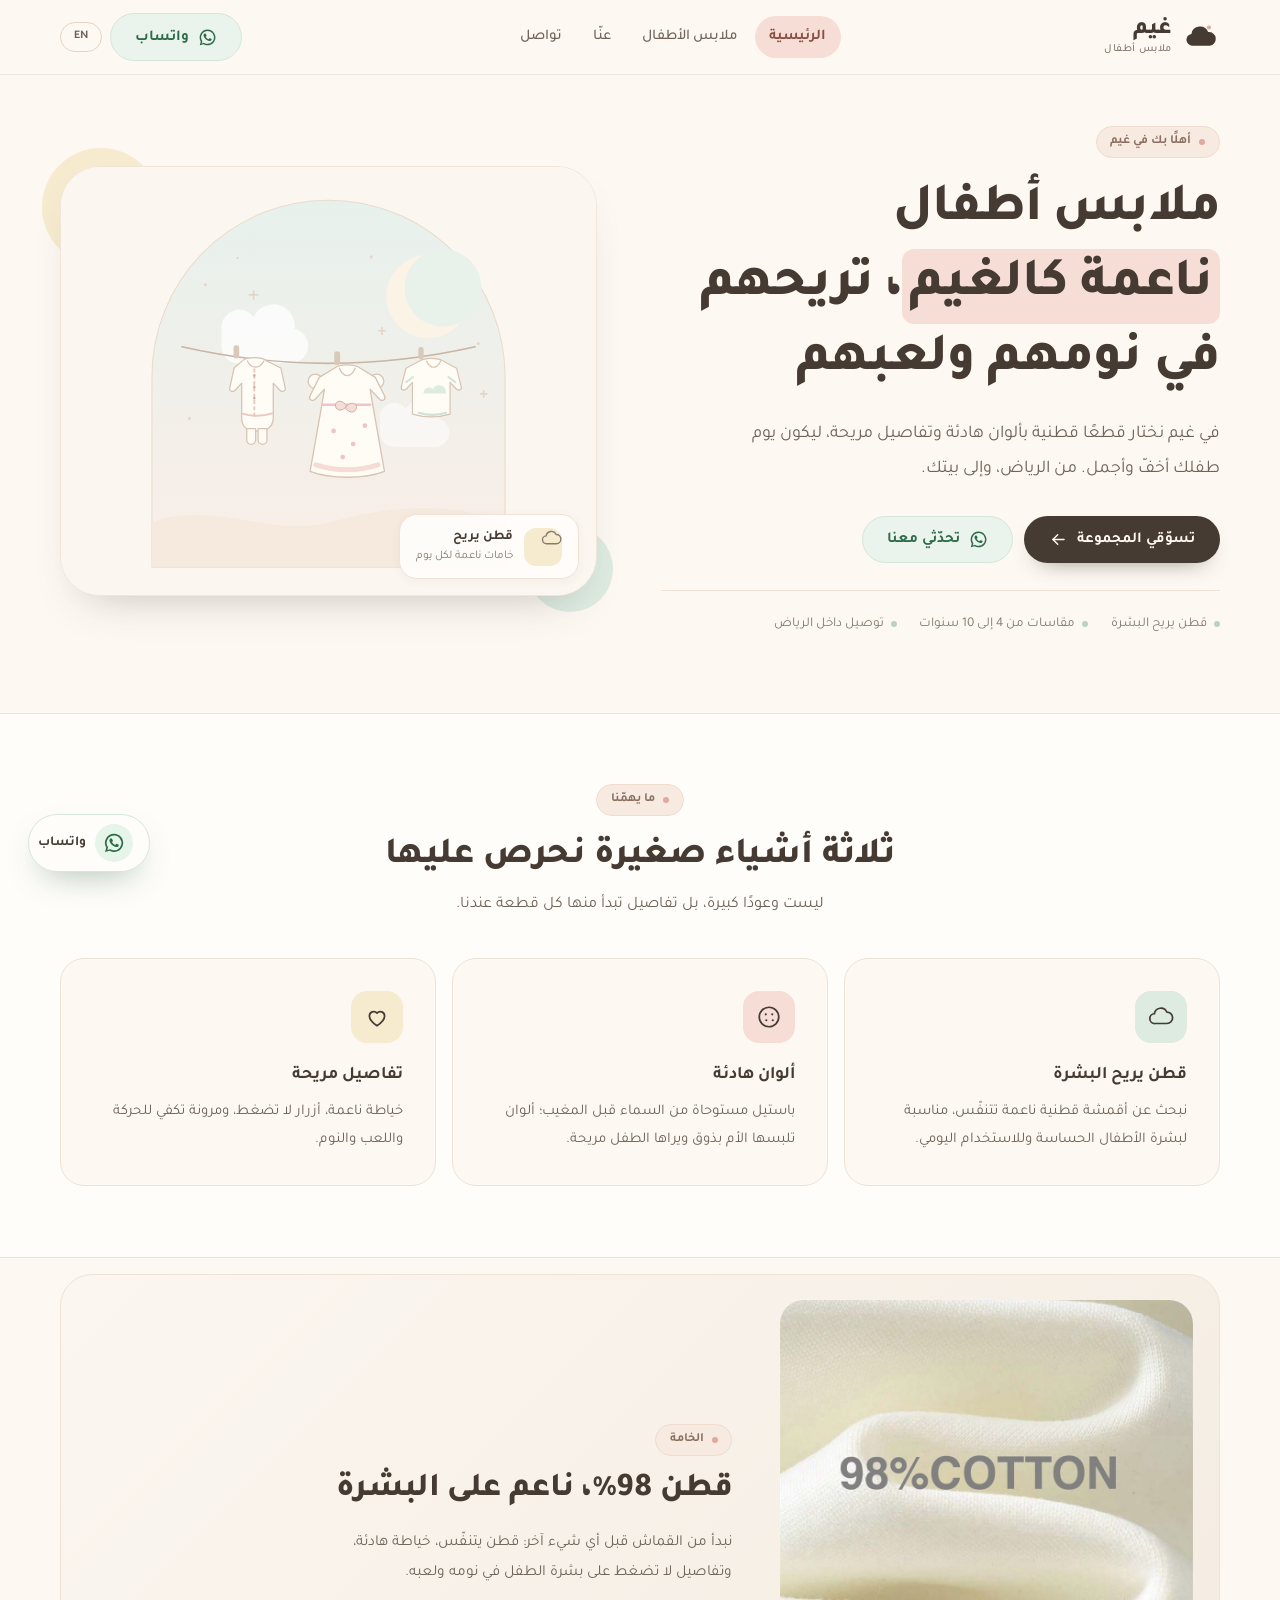
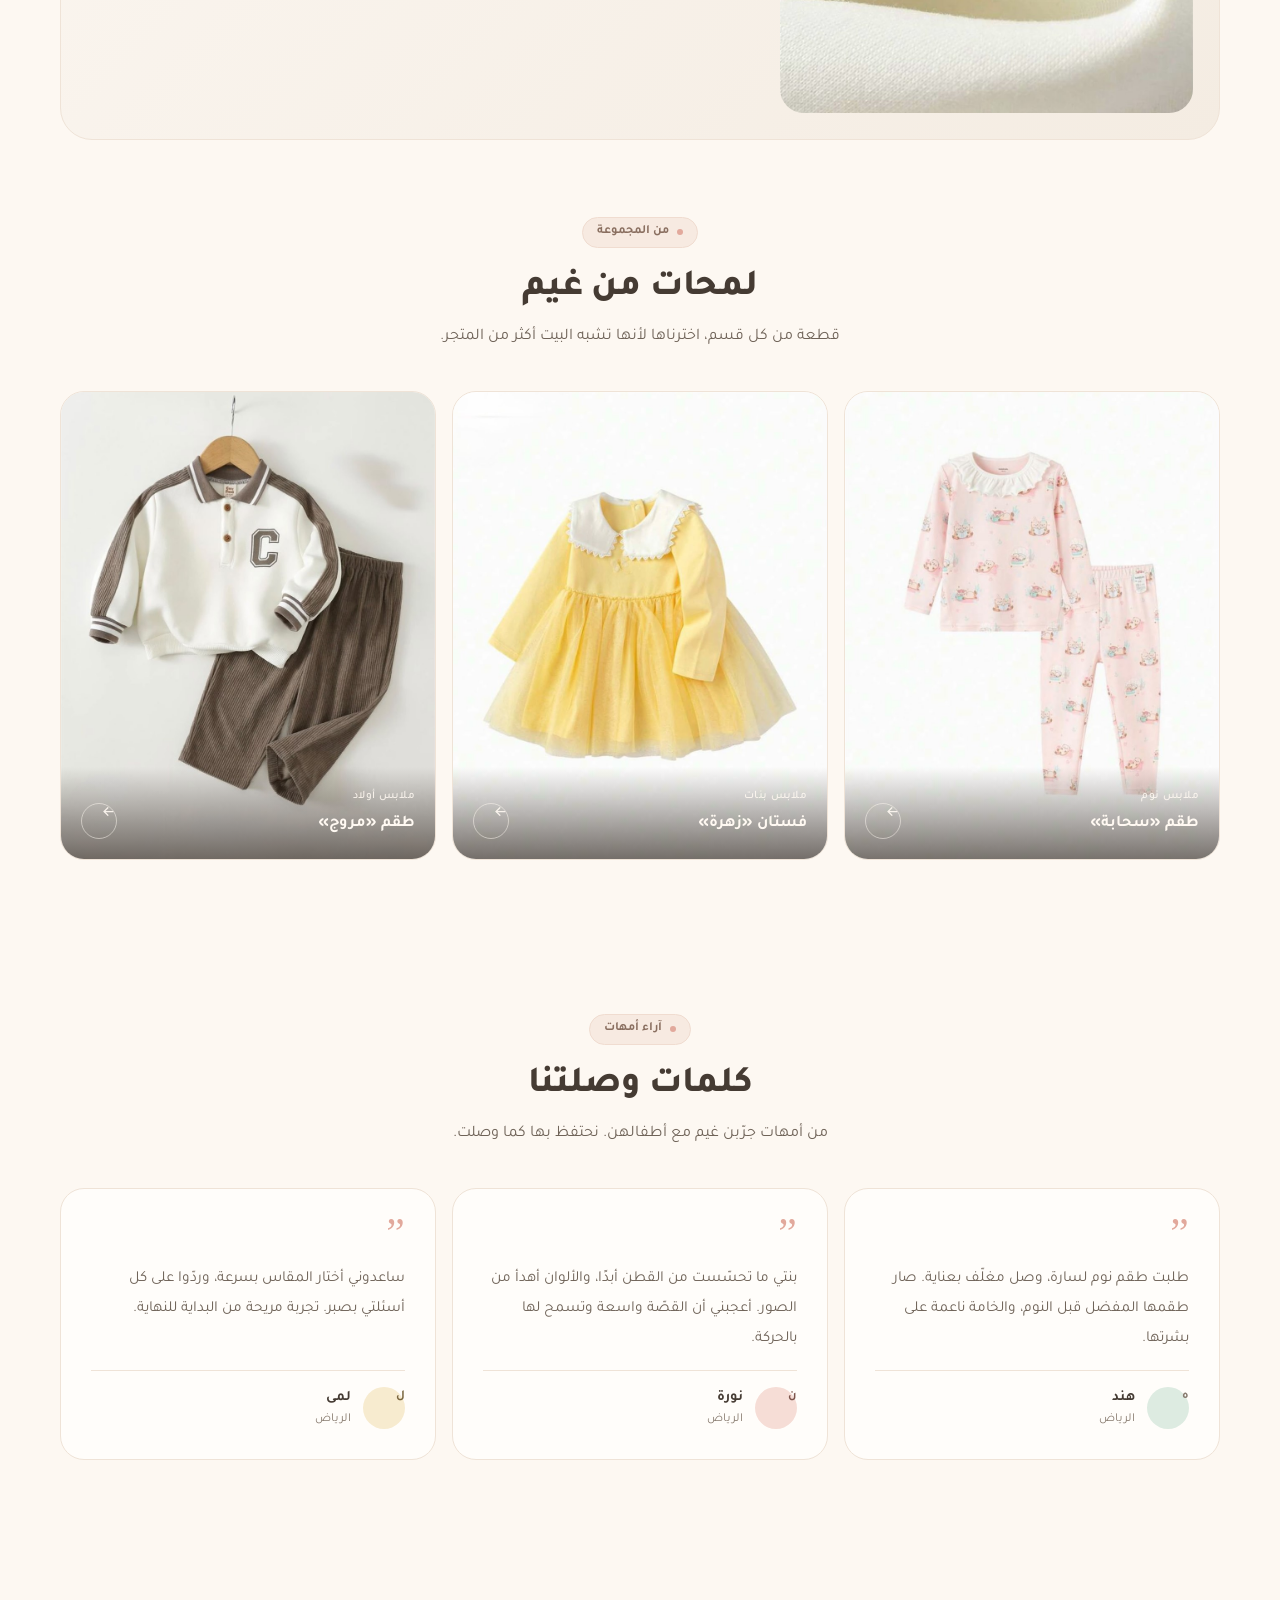
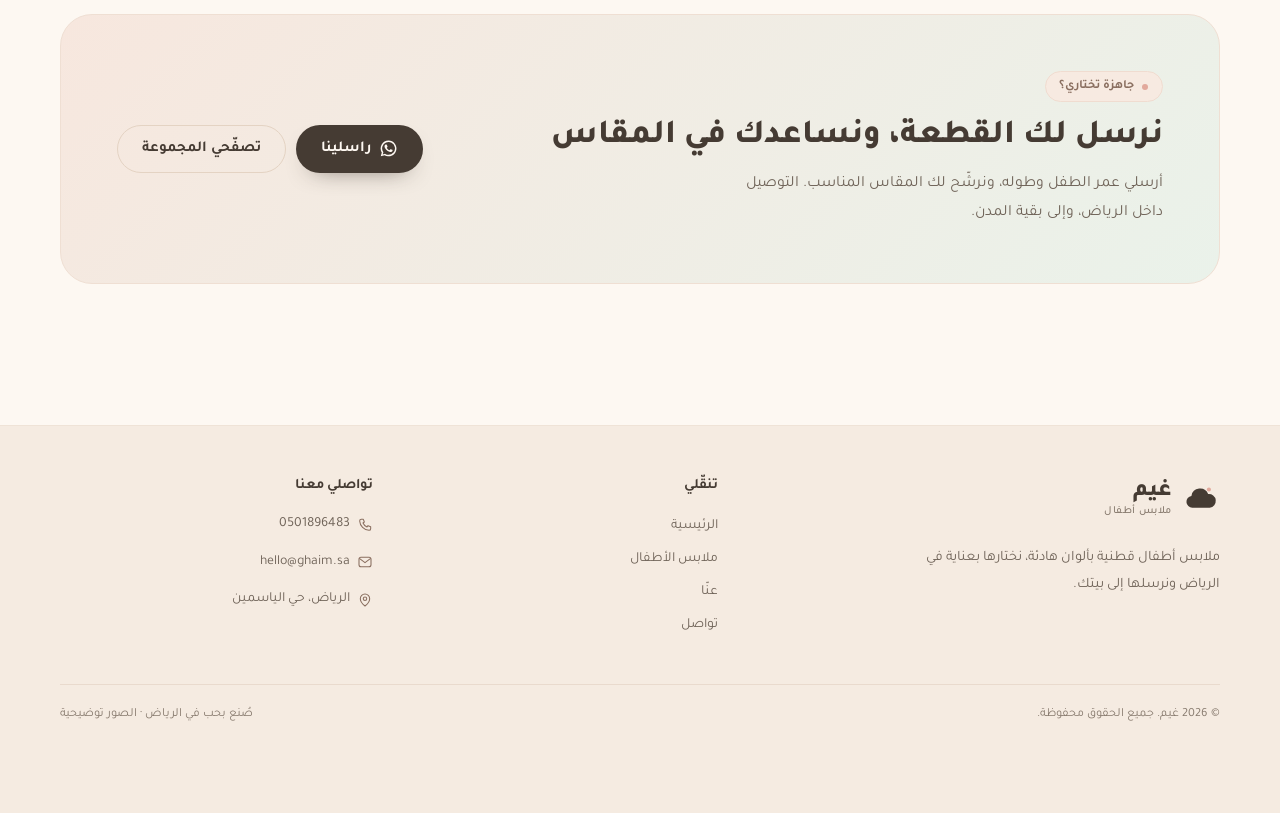
<file: index.html>
<!DOCTYPE html>
<html lang="ar" dir="rtl">
<head>
  <meta charset="UTF-8">
  <meta name="viewport" content="width=device-width, initial-scale=1.0">
  <title>غيم — ملابس أطفال قطنية في الرياض</title>
  <meta name="description" content="غيم: ملابس أطفال قطنية بألوان باستيل هادئة وتفاصيل مريحة. من الرياض إلى بيتك، بمقاسات من 4 إلى 10 سنوات.">
  <link rel="icon" href="assets/favicon.svg" type="image/svg+xml">
  <link rel="alternate" hreflang="ar" href="index.html">
  <link rel="alternate" hreflang="en" href="en.html">
  <link rel="preconnect" href="https://fonts.googleapis.com">
  <link rel="preconnect" href="https://fonts.gstatic.com" crossorigin>
  <link href="https://fonts.googleapis.com/css2?family=Tajawal:wght@300;400;500;700;800&display=swap" rel="stylesheet">
  <link rel="stylesheet" href="style.css">
</head>
<body>
  <a class="skip-link" href="#main">تجاوز إلى المحتوى</a>

  <header class="site-header">
    <div class="container header-inner">
      <a class="brand" href="index.html" aria-label="غيم — الصفحة الرئيسية">
        <svg class="brand-mark" viewBox="0 0 48 48" aria-hidden="true">
          <path d="M13 35a7.5 7.5 0 0 1-1.1-14.9A11 11 0 0 1 33 17.8 7.6 7.6 0 0 1 35 35Z" fill="currentColor"/>
          <circle cx="34" cy="12" r="2.6" fill="#E2A99C"/>
        </svg>
        <span class="brand-text">
          <span class="brand-name">غيم</span>
          <span class="brand-tag">ملابس أطفال</span>
        </span>
      </a>

      <input class="nav-check" type="checkbox" id="nav-toggle" aria-label="فتح قائمة التنقل">
      <label class="nav-toggle" for="nav-toggle" aria-hidden="true">
        <span></span><span></span><span></span>
      </label>

      <nav class="site-nav" aria-label="التنقل الرئيسي">
        <a href="index.html" class="is-active" aria-current="page">الرئيسية</a>
        <a href="clothes.html">ملابس الأطفال</a>
        <a href="about.html">عنّا</a>
        <a href="contact.html">تواصل</a>
        <a class="nav-wa-mobile" href="https://wa.me/966501896483?text=مرحبًا%20غيم،%20أرغب%20بالاستفسار%20عن%20ملابس%20الأطفال" target="_blank" rel="noopener">
          <svg viewBox="0 0 24 24" aria-hidden="true"><path d="M12.04 2a9.9 9.9 0 0 0-8.5 15l-1.3 4.7 4.8-1.3A9.9 9.9 0 1 0 12.04 2Zm0 18a8.1 8.1 0 0 1-4.1-1.1l-.3-.2-2.9.8.8-2.8-.2-.3a8.1 8.1 0 1 1 6.7 3.6Z" fill="currentColor"/><path d="M8.6 6.9c-.2 0-.5.1-.7.4-.2.3-.9.9-.9 2.1s.9 2.4 1 2.6c.1.2 1.7 2.8 4.3 3.8 2.1.8 2.6.7 3 .6.5 0 1.5-.6 1.7-1.2.2-.6.2-1.1.2-1.2-.1-.1-.2-.2-.5-.3l-1.7-.8c-.2-.1-.4-.1-.6.1l-.8 1c-.1.2-.3.2-.5.1-.2-.1-1-.4-1.9-1.2-.7-.6-1.2-1.4-1.3-1.6-.1-.2 0-.4.1-.5l.4-.5c.1-.2.2-.3.3-.5.1-.2 0-.4 0-.5l-.8-1.8c-.2-.5-.4-.5-.5-.5h-.5Z" fill="currentColor"/></svg>
          تواصلي على واتساب
        </a>
      </nav>

      <a class="btn btn-wa-soft header-cta" href="https://wa.me/966501896483?text=مرحبًا%20غيم،%20أرغب%20بالاستفسار%20عن%20ملابس%20الأطفال" target="_blank" rel="noopener">
        <svg viewBox="0 0 24 24" aria-hidden="true"><path d="M12.04 2a9.9 9.9 0 0 0-8.5 15l-1.3 4.7 4.8-1.3A9.9 9.9 0 1 0 12.04 2Zm0 18a8.1 8.1 0 0 1-4.1-1.1l-.3-.2-2.9.8.8-2.8-.2-.3a8.1 8.1 0 1 1 6.7 3.6Z" fill="currentColor"/><path d="M8.6 6.9c-.2 0-.5.1-.7.4-.2.3-.9.9-.9 2.1s.9 2.4 1 2.6c.1.2 1.7 2.8 4.3 3.8 2.1.8 2.6.7 3 .6.5 0 1.5-.6 1.7-1.2.2-.6.2-1.1.2-1.2-.1-.1-.2-.2-.5-.3l-1.7-.8c-.2-.1-.4-.1-.6.1l-.8 1c-.1.2-.3.2-.5.1-.2-.1-1-.4-1.9-1.2-.7-.6-1.2-1.4-1.3-1.6-.1-.2 0-.4.1-.5l.4-.5c.1-.2.2-.3.3-.5.1-.2 0-.4 0-.5l-.8-1.8c-.2-.5-.4-.5-.5-.5h-.5Z" fill="currentColor"/></svg>
        واتساب
      </a>

      <a class="lang-switch" href="en.html" hreflang="en" lang="en" aria-label="Switch to English">EN</a>
    </div>
  </header>

  <main id="main">
    <!-- ترحيب -->
    <section class="hero">
      <div class="container hero-grid">
        <div class="hero-copy">
          <span class="eyebrow">أهلًا بك في غيم</span>
          <h1>ملابس أطفال <span class="mark">ناعمة كالغيم</span>، تريحهم في نومهم ولعبهم</h1>
          <p class="hero-lead">
            في غيم نختار قطعًا قطنية بألوان هادئة وتفاصيل مريحة، ليكون يوم طفلك أخفّ وأجمل.
            من الرياض، وإلى بيتك.
          </p>
          <div class="hero-actions">
            <a class="btn btn-primary" href="clothes.html">
              تسوّقي المجموعة
              <svg viewBox="0 0 24 24" fill="none" stroke="currentColor" stroke-width="1.8" stroke-linecap="round" stroke-linejoin="round" aria-hidden="true"><path d="M19 12H5"/><path d="m11 6-6 6 6 6"/></svg>
            </a>
            <a class="btn btn-wa-soft" href="https://wa.me/966501896483?text=مرحبًا%20غيم،%20أرغب%20بالاستفسار%20عن%20ملابس%20الأطفال" target="_blank" rel="noopener">
              <svg viewBox="0 0 24 24" aria-hidden="true"><path d="M12.04 2a9.9 9.9 0 0 0-8.5 15l-1.3 4.7 4.8-1.3A9.9 9.9 0 1 0 12.04 2Zm0 18a8.1 8.1 0 0 1-4.1-1.1l-.3-.2-2.9.8.8-2.8-.2-.3a8.1 8.1 0 1 1 6.7 3.6Z" fill="currentColor"/><path d="M8.6 6.9c-.2 0-.5.1-.7.4-.2.3-.9.9-.9 2.1s.9 2.4 1 2.6c.1.2 1.7 2.8 4.3 3.8 2.1.8 2.6.7 3 .6.5 0 1.5-.6 1.7-1.2.2-.6.2-1.1.2-1.2-.1-.1-.2-.2-.5-.3l-1.7-.8c-.2-.1-.4-.1-.6.1l-.8 1c-.1.2-.3.2-.5.1-.2-.1-1-.4-1.9-1.2-.7-.6-1.2-1.4-1.3-1.6-.1-.2 0-.4.1-.5l.4-.5c.1-.2.2-.3.3-.5.1-.2 0-.4 0-.5l-.8-1.8c-.2-.5-.4-.5-.5-.5h-.5Z" fill="currentColor"/></svg>
              تحدّثي معنا
            </a>
          </div>
          <ul class="hero-meta">
            <li>قطن يريح البشرة</li>
            <li>مقاسات من 4 إلى 10 سنوات</li>
            <li>توصيل داخل الرياض</li>
          </ul>
        </div>

        <div class="hero-art">
          <img src="assets/hero.svg" alt="رسم توضيحي لملابس أطفال قطنية معلّقة على حبل، بألوان باستيل مع سحاب وقمر" width="1000" height="800">
          <div class="hero-note">
            <span class="hero-note-icon">
              <svg viewBox="0 0 24 24" fill="none" stroke="currentColor" stroke-width="1.6" stroke-linecap="round" stroke-linejoin="round" aria-hidden="true"><path d="M6.5 18a4.5 4.5 0 0 1-.6-9 6 6 0 0 1 11.4-1.6A4 4 0 0 1 17.5 18Z"/></svg>
            </span>
            <div>
              <strong>قطن يريح</strong>
              <span>خامات ناعمة لكل يوم</span>
            </div>
          </div>
        </div>
      </div>
    </section>

    <!-- 3 مميزات -->
    <section class="features-band" aria-labelledby="features-title">
      <div class="container">
        <div class="section-head is-center">
          <span class="eyebrow">ما يهمّنا</span>
          <h2 id="features-title">ثلاثة أشياء صغيرة نحرص عليها</h2>
          <p>ليست وعودًا كبيرة، بل تفاصيل تبدأ منها كل قطعة عندنا.</p>
        </div>

        <div class="feature-grid">
          <article class="feature-card">
            <div class="feature-icon">
              <svg viewBox="0 0 24 24" fill="none" stroke="currentColor" stroke-width="1.6" stroke-linecap="round" stroke-linejoin="round" aria-hidden="true"><path d="M6.5 18a4.5 4.5 0 0 1-.6-9 6 6 0 0 1 11.4-1.6A4 4 0 0 1 17.5 18Z"/></svg>
            </div>
            <h3>قطن يريح البشرة</h3>
            <p>نبحث عن أقمشة قطنية ناعمة تتنفّس، مناسبة لبشرة الأطفال الحساسة وللاستخدام اليومي.</p>
          </article>

          <article class="feature-card">
            <div class="feature-icon">
              <svg viewBox="0 0 24 24" fill="none" stroke="currentColor" stroke-width="1.6" stroke-linecap="round" stroke-linejoin="round" aria-hidden="true"><circle cx="12" cy="12" r="9"/><circle cx="9" cy="9.5" r="1" fill="currentColor" stroke="none"/><circle cx="15" cy="9.5" r="1" fill="currentColor" stroke="none"/><circle cx="9.5" cy="15" r="1" fill="currentColor" stroke="none"/><circle cx="15.5" cy="15" r="1" fill="currentColor" stroke="none"/></svg>
            </div>
            <h3>ألوان هادئة</h3>
            <p>باستيل مستوحاة من السماء قبل المغيب؛ ألوان تلبسها الأم بذوق ويراها الطفل مريحة.</p>
          </article>

          <article class="feature-card">
            <div class="feature-icon">
              <svg viewBox="0 0 24 24" fill="none" stroke="currentColor" stroke-width="1.6" stroke-linecap="round" stroke-linejoin="round" aria-hidden="true"><path d="M12 20s-7-4.4-7-9a4 4 0 0 1 7-2.6A4 4 0 0 1 19 11c0 4.6-7 9-7 9Z"/></svg>
            </div>
            <h3>تفاصيل مريحة</h3>
            <p>خياطة ناعمة، أزرار لا تضغط، ومرونة تكفي للحركة واللعب والنوم.</p>
          </article>
        </div>
      </div>
    </section>

    <!-- الخامة -->
    <section class="cotton-band" aria-labelledby="cotton-title">
      <div class="container cotton-inner">
        <div class="cotton-media">
          <img src="assets/products/cotton.jpg" alt="قطن أبيض ناعم عن قرب مع عبارة 98% COTTON" width="900" height="1196" loading="lazy">
        </div>
        <div class="cotton-copy">
          <span class="eyebrow">الخامة</span>
          <h2 id="cotton-title">قطن 98%، ناعم على البشرة</h2>
          <p>نبدأ من القماش قبل أي شيء آخر: قطن يتنفّس، خياطة هادئة، وتفاصيل لا تضغط على بشرة الطفل في نومه ولعبه.</p>
        </div>
      </div>
    </section>

    <!-- صور -->
    <section class="section" aria-labelledby="gallery-title">
      <div class="container">
        <div class="section-head is-center">
          <span class="eyebrow">من المجموعة</span>
          <h2 id="gallery-title">لمحات من غيم</h2>
          <p>قطعة من كل قسم، اخترناها لأنها تشبه البيت أكثر من المتجر.</p>
        </div>

        <div class="gallery-grid">
          <a class="gallery-card" href="clothes.html#pajamas">
            <img src="assets/products/sleep-pink.jpg" alt="طقم نوم قطن وردي بطبعة قطط وياقة بيضاء" width="900" height="1174" loading="lazy">
            <div class="gallery-caption">
              <div>
                <span>ملابس نوم</span>
                <strong>طقم «سحابة»</strong>
              </div>
              <span class="gallery-arrow">
                <svg viewBox="0 0 24 24" fill="none" stroke="currentColor" stroke-width="2" stroke-linecap="round" stroke-linejoin="round" aria-hidden="true"><path d="M19 12H5"/><path d="m11 6-6 6 6 6"/></svg>
              </span>
            </div>
          </a>

          <a class="gallery-card" href="clothes.html#girls">
            <img src="assets/products/dress-yellow.jpg" alt="فستان قطن أصفر فاتح بياقة بيضاء" width="900" height="1115" loading="lazy">
            <div class="gallery-caption">
              <div>
                <span>ملابس بنات</span>
                <strong>فستان «زهرة»</strong>
              </div>
              <span class="gallery-arrow">
                <svg viewBox="0 0 24 24" fill="none" stroke="currentColor" stroke-width="2" stroke-linecap="round" stroke-linejoin="round" aria-hidden="true"><path d="M19 12H5"/><path d="m11 6-6 6 6 6"/></svg>
              </span>
            </div>
          </a>

          <a class="gallery-card" href="clothes.html#boys">
            <img src="assets/products/boys-c.jpg" alt="طقم أولاد قطن كريمي وبنّي ببنطال كوردروي" width="900" height="1187" loading="lazy">
            <div class="gallery-caption">
              <div>
                <span>ملابس أولاد</span>
                <strong>طقم «مروج»</strong>
              </div>
              <span class="gallery-arrow">
                <svg viewBox="0 0 24 24" fill="none" stroke="currentColor" stroke-width="2" stroke-linecap="round" stroke-linejoin="round" aria-hidden="true"><path d="M19 12H5"/><path d="m11 6-6 6 6 6"/></svg>
              </span>
            </div>
          </a>
        </div>
      </div>
    </section>

    <!-- آراء -->
    <section class="section" aria-labelledby="reviews-title">
      <div class="container">
        <div class="section-head is-center">
          <span class="eyebrow">آراء أمهات</span>
          <h2 id="reviews-title">كلمات وصلتنا</h2>
          <p>من أمهات جرّبن غيم مع أطفالهن. نحتفظ بها كما وصلت.</p>
        </div>

        <div class="testimonial-grid">
          <figure class="quote-card">
            <div class="quote-mark" aria-hidden="true">”</div>
            <blockquote>
              <p>طلبت طقم نوم لسارة، وصل مغلّف بعناية. صار طقمها المفضل قبل النوم، والخامة ناعمة على بشرتها.</p>
            </blockquote>
            <figcaption>
              <span class="avatar" aria-hidden="true">ه</span>
              <div>
                <strong>هند</strong>
                <span>الرياض</span>
              </div>
            </figcaption>
          </figure>

          <figure class="quote-card">
            <div class="quote-mark" aria-hidden="true">”</div>
            <blockquote>
              <p>بنتي ما تحسّست من القطن أبدًا، والألوان أهدأ من الصور. أعجبني أن القصّة واسعة وتسمح لها بالحركة.</p>
            </blockquote>
            <figcaption>
              <span class="avatar" aria-hidden="true">ن</span>
              <div>
                <strong>نورة</strong>
                <span>الرياض</span>
              </div>
            </figcaption>
          </figure>

          <figure class="quote-card">
            <div class="quote-mark" aria-hidden="true">”</div>
            <blockquote>
              <p>ساعدوني أختار المقاس بسرعة، وردّوا على كل أسئلتي بصبر. تجربة مريحة من البداية للنهاية.</p>
            </blockquote>
            <figcaption>
              <span class="avatar" aria-hidden="true">ل</span>
              <div>
                <strong>لمى</strong>
                <span>الرياض</span>
              </div>
            </figcaption>
          </figure>
        </div>
      </div>
    </section>

    <section class="section">
      <div class="container">
        <div class="cta-band">
          <div>
            <span class="eyebrow">جاهزة تختاري؟</span>
            <h2>نرسل لك القطعة، ونساعدك في المقاس</h2>
            <p>أرسلي عمر الطفل وطوله، ونرشّح لك المقاس المناسب. التوصيل داخل الرياض، وإلى بقية المدن.</p>
          </div>
          <div class="cta-actions">
            <a class="btn btn-primary" href="https://wa.me/966501896483?text=مرحبًا%20غيم،%20أحتاج%20مساعدة%20في%20اختيار%20المقاس" target="_blank" rel="noopener">
              <svg viewBox="0 0 24 24" aria-hidden="true"><path d="M12.04 2a9.9 9.9 0 0 0-8.5 15l-1.3 4.7 4.8-1.3A9.9 9.9 0 1 0 12.04 2Zm0 18a8.1 8.1 0 0 1-4.1-1.1l-.3-.2-2.9.8.8-2.8-.2-.3a8.1 8.1 0 1 1 6.7 3.6Z" fill="currentColor"/><path d="M8.6 6.9c-.2 0-.5.1-.7.4-.2.3-.9.9-.9 2.1s.9 2.4 1 2.6c.1.2 1.7 2.8 4.3 3.8 2.1.8 2.6.7 3 .6.5 0 1.5-.6 1.7-1.2.2-.6.2-1.1.2-1.2-.1-.1-.2-.2-.5-.3l-1.7-.8c-.2-.1-.4-.1-.6.1l-.8 1c-.1.2-.3.2-.5.1-.2-.1-1-.4-1.9-1.2-.7-.6-1.2-1.4-1.3-1.6-.1-.2 0-.4.1-.5l.4-.5c.1-.2.2-.3.3-.5.1-.2 0-.4 0-.5l-.8-1.8c-.2-.5-.4-.5-.5-.5h-.5Z" fill="currentColor"/></svg>
              راسلينا
            </a>
            <a class="btn btn-ghost" href="clothes.html">تصفّحي المجموعة</a>
          </div>
        </div>
      </div>
    </section>
  </main>

  <footer class="site-footer">
    <div class="container">
      <div class="footer-grid">
        <div class="footer-brand">
          <a class="brand" href="index.html" aria-label="غيم — الصفحة الرئيسية">
            <svg class="brand-mark" viewBox="0 0 48 48" aria-hidden="true">
              <path d="M13 35a7.5 7.5 0 0 1-1.1-14.9A11 11 0 0 1 33 17.8 7.6 7.6 0 0 1 35 35Z" fill="currentColor"/>
              <circle cx="34" cy="12" r="2.6" fill="#E2A99C"/>
            </svg>
            <span class="brand-text">
              <span class="brand-name">غيم</span>
              <span class="brand-tag">ملابس أطفال</span>
            </span>
          </a>
          <p>ملابس أطفال قطنية بألوان هادئة، نختارها بعناية في الرياض ونرسلها إلى بيتك.</p>
        </div>

        <div>
          <h2 class="footer-heading">تنقّلي</h2>
          <ul class="footer-links">
            <li><a href="index.html">الرئيسية</a></li>
            <li><a href="clothes.html">ملابس الأطفال</a></li>
            <li><a href="about.html">عنّا</a></li>
            <li><a href="contact.html">تواصل</a></li>
          </ul>
        </div>

        <div>
          <h2 class="footer-heading">تواصلي معنا</h2>
          <ul class="footer-contact">
            <li>
              <a href="tel:+966501896483">
                <svg viewBox="0 0 24 24" fill="none" stroke="currentColor" stroke-width="1.6" stroke-linecap="round" stroke-linejoin="round" aria-hidden="true"><path d="M6.5 3.5h3l1.5 4-2 1.5a12 12 0 0 0 6 6l1.5-2 4 1.5v3A2.5 2.5 0 0 1 18 20 15 15 0 0 1 4 6a2.5 2.5 0 0 1 2.5-2.5Z"/></svg>
                <span dir="ltr">0501896483</span>
              </a>
            </li>
            <li>
              <a href="mailto:hello@ghaim.sa">
                <svg viewBox="0 0 24 24" fill="none" stroke="currentColor" stroke-width="1.6" stroke-linecap="round" stroke-linejoin="round" aria-hidden="true"><rect x="3" y="5" width="18" height="14" rx="3"/><path d="m4 7 8 6 8-6"/></svg>
                <span dir="ltr">hello@ghaim.sa</span>
              </a>
            </li>
            <li>
              <span>
                <svg viewBox="0 0 24 24" fill="none" stroke="currentColor" stroke-width="1.6" stroke-linecap="round" stroke-linejoin="round" aria-hidden="true"><path d="M12 21s7-5.6 7-11a7 7 0 0 0-14 0c0 5.4 7 11 7 11Z"/><circle cx="12" cy="10" r="2.6"/></svg>
                الرياض، حي الياسمين
              </span>
            </li>
          </ul>
        </div>
      </div>

      <div class="footer-bottom">
        <span>© 2026 غيم. جميع الحقوق محفوظة.</span>
        <span>صُنع بحب في الرياض · الصور توضيحية</span>
      </div>
    </div>
  </footer>

  <a class="wa-float" href="https://wa.me/966501896483?text=مرحبًا%20غيم،%20أرغب%20بالاستفسار%20عن%20ملابس%20الأطفال" target="_blank" rel="noopener" aria-label="تواصلي معنا على واتساب">
    <span class="wa-float-icon">
      <svg viewBox="0 0 24 24" aria-hidden="true"><path d="M12.04 2a9.9 9.9 0 0 0-8.5 15l-1.3 4.7 4.8-1.3A9.9 9.9 0 1 0 12.04 2Zm0 18a8.1 8.1 0 0 1-4.1-1.1l-.3-.2-2.9.8.8-2.8-.2-.3a8.1 8.1 0 1 1 6.7 3.6Z" fill="currentColor"/><path d="M8.6 6.9c-.2 0-.5.1-.7.4-.2.3-.9.9-.9 2.1s.9 2.4 1 2.6c.1.2 1.7 2.8 4.3 3.8 2.1.8 2.6.7 3 .6.5 0 1.5-.6 1.7-1.2.2-.6.2-1.1.2-1.2-.1-.1-.2-.2-.5-.3l-1.7-.8c-.2-.1-.4-.1-.6.1l-.8 1c-.1.2-.3.2-.5.1-.2-.1-1-.4-1.9-1.2-.7-.6-1.2-1.4-1.3-1.6-.1-.2 0-.4.1-.5l.4-.5c.1-.2.2-.3.3-.5.1-.2 0-.4 0-.5l-.8-1.8c-.2-.5-.4-.5-.5-.5h-.5Z" fill="currentColor"/></svg>
    </span>
    <span class="wa-float-label">واتساب</span>
  </a>
</body>
</html>
</file>
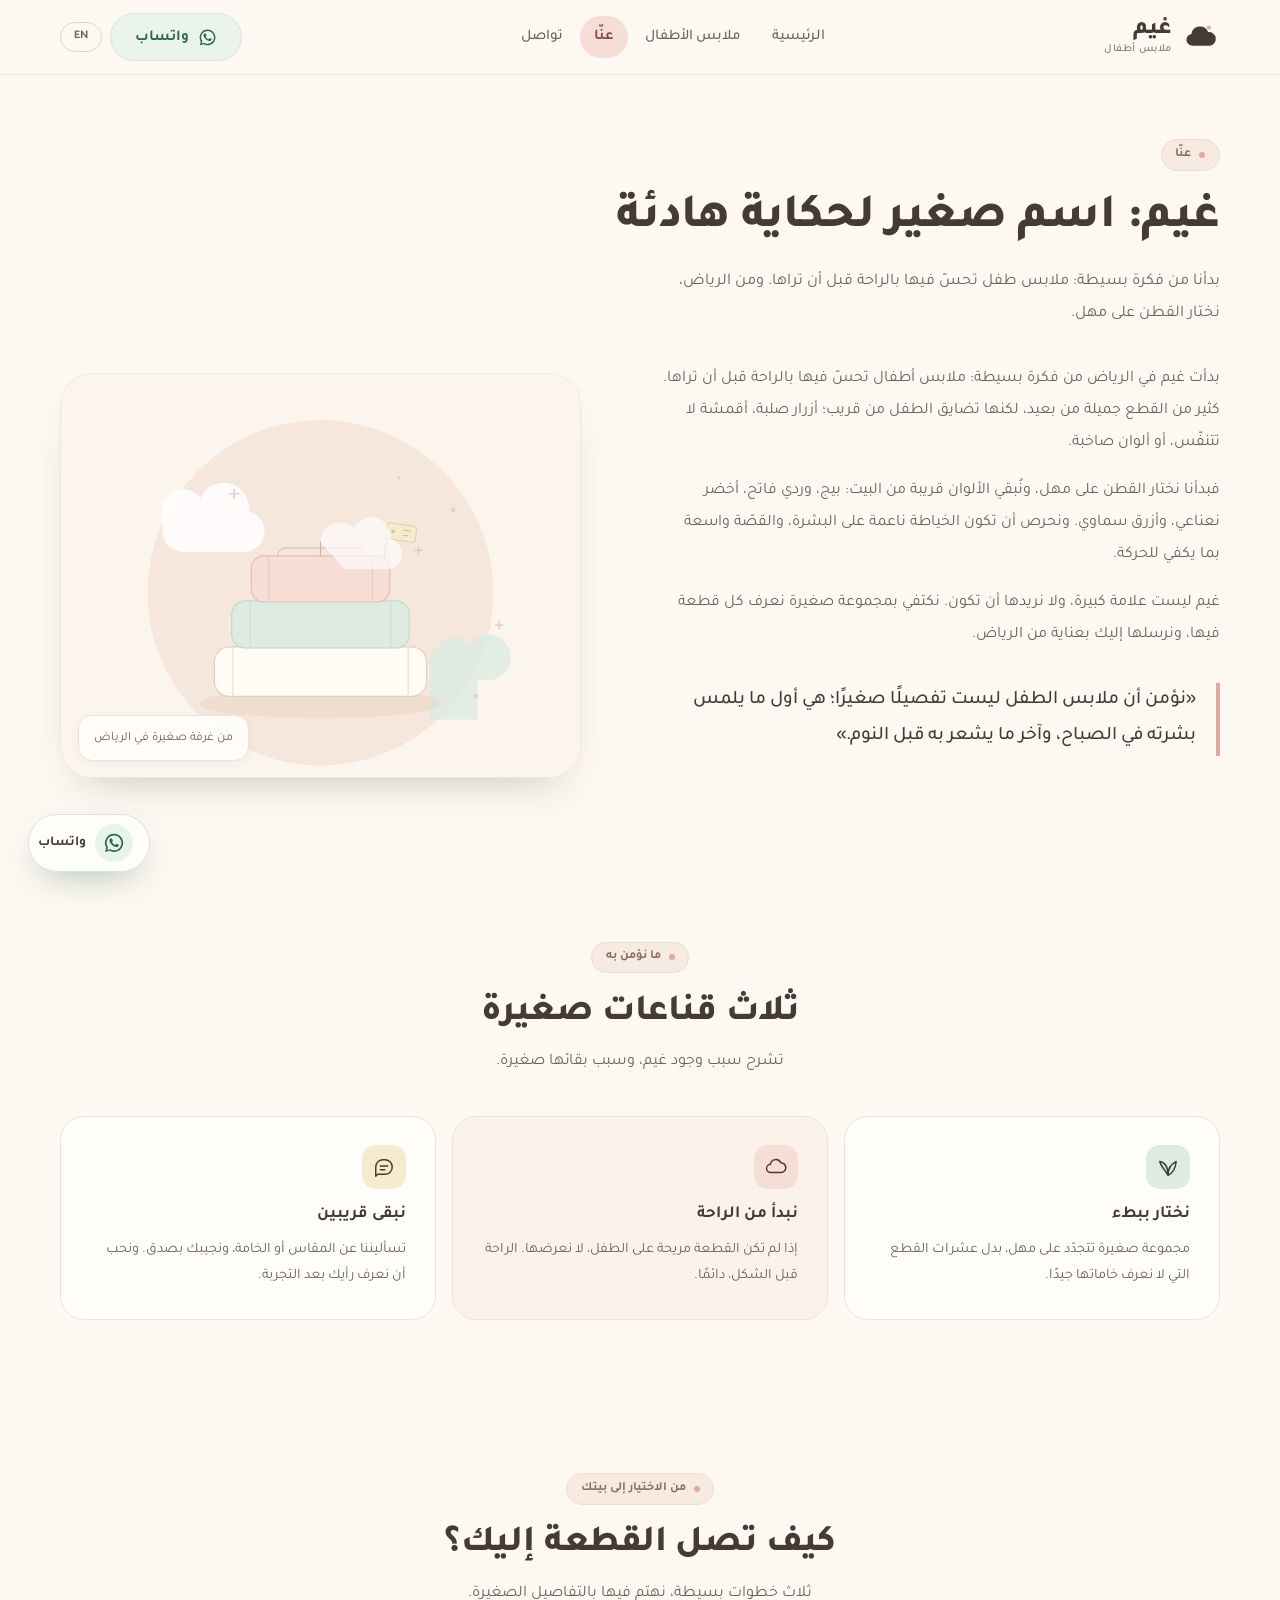
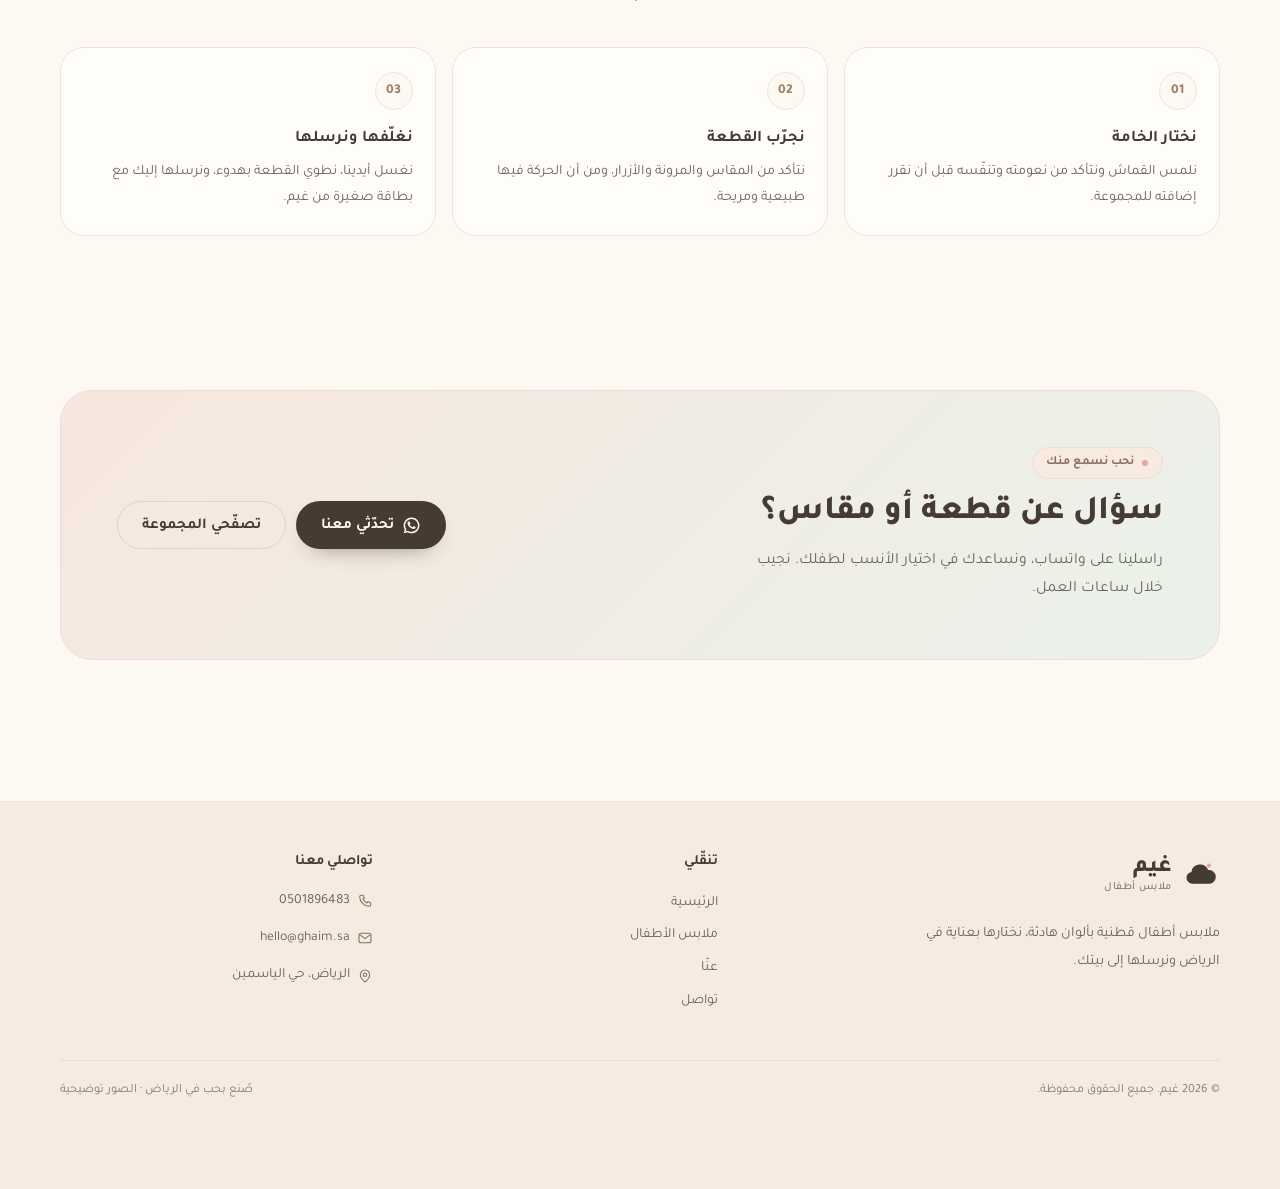
<file: about.html>
<!DOCTYPE html>
<html lang="ar" dir="rtl">
<head>
  <meta charset="UTF-8">
  <meta name="viewport" content="width=device-width, initial-scale=1.0">
  <title>عنّا — غيم</title>
  <meta name="description" content="حكاية غيم: علامة ملابس أطفال صغيرة من الرياض، تختار القطن على مهل وتبقي الألوان قريبة من البيت.">
  <link rel="icon" href="assets/favicon.svg" type="image/svg+xml">
  <link rel="preconnect" href="https://fonts.googleapis.com">
  <link rel="preconnect" href="https://fonts.gstatic.com" crossorigin>
  <link href="https://fonts.googleapis.com/css2?family=Tajawal:wght@300;400;500;700;800&display=swap" rel="stylesheet">
  <link rel="stylesheet" href="style.css">
</head>
<body>
  <a class="skip-link" href="#main">تجاوز إلى المحتوى</a>

  <header class="site-header">
    <div class="container header-inner">
      <a class="brand" href="index.html" aria-label="غيم — الصفحة الرئيسية">
        <svg class="brand-mark" viewBox="0 0 48 48" aria-hidden="true">
          <path d="M13 35a7.5 7.5 0 0 1-1.1-14.9A11 11 0 0 1 33 17.8 7.6 7.6 0 0 1 35 35Z" fill="currentColor"/>
          <circle cx="34" cy="12" r="2.6" fill="#E2A99C"/>
        </svg>
        <span class="brand-text">
          <span class="brand-name">غيم</span>
          <span class="brand-tag">ملابس أطفال</span>
        </span>
      </a>

      <input class="nav-check" type="checkbox" id="nav-toggle" aria-label="فتح قائمة التنقل">
      <label class="nav-toggle" for="nav-toggle" aria-hidden="true">
        <span></span><span></span><span></span>
      </label>

      <nav class="site-nav" aria-label="التنقل الرئيسي">
        <a href="index.html">الرئيسية</a>
        <a href="clothes.html">ملابس الأطفال</a>
        <a href="about.html" class="is-active" aria-current="page">عنّا</a>
        <a href="contact.html">تواصل</a>
        <a class="nav-wa-mobile" href="https://wa.me/966501896483?text=مرحبًا%20غيم،%20أرغب%20بالاستفسار%20عن%20ملابس%20الأطفال" target="_blank" rel="noopener">
          <svg viewBox="0 0 24 24" aria-hidden="true"><path d="M12.04 2a9.9 9.9 0 0 0-8.5 15l-1.3 4.7 4.8-1.3A9.9 9.9 0 1 0 12.04 2Zm0 18a8.1 8.1 0 0 1-4.1-1.1l-.3-.2-2.9.8.8-2.8-.2-.3a8.1 8.1 0 1 1 6.7 3.6Z" fill="currentColor"/><path d="M8.6 6.9c-.2 0-.5.1-.7.4-.2.3-.9.9-.9 2.1s.9 2.4 1 2.6c.1.2 1.7 2.8 4.3 3.8 2.1.8 2.6.7 3 .6.5 0 1.5-.6 1.7-1.2.2-.6.2-1.1.2-1.2-.1-.1-.2-.2-.5-.3l-1.7-.8c-.2-.1-.4-.1-.6.1l-.8 1c-.1.2-.3.2-.5.1-.2-.1-1-.4-1.9-1.2-.7-.6-1.2-1.4-1.3-1.6-.1-.2 0-.4.1-.5l.4-.5c.1-.2.2-.3.3-.5.1-.2 0-.4 0-.5l-.8-1.8c-.2-.5-.4-.5-.5-.5h-.5Z" fill="currentColor"/></svg>
          تواصلي على واتساب
        </a>
      </nav>

      <a class="btn btn-wa-soft header-cta" href="https://wa.me/966501896483?text=مرحبًا%20غيم،%20أرغب%20بالاستفسار%20عن%20ملابس%20الأطفال" target="_blank" rel="noopener">
        <svg viewBox="0 0 24 24" aria-hidden="true"><path d="M12.04 2a9.9 9.9 0 0 0-8.5 15l-1.3 4.7 4.8-1.3A9.9 9.9 0 1 0 12.04 2Zm0 18a8.1 8.1 0 0 1-4.1-1.1l-.3-.2-2.9.8.8-2.8-.2-.3a8.1 8.1 0 1 1 6.7 3.6Z" fill="currentColor"/><path d="M8.6 6.9c-.2 0-.5.1-.7.4-.2.3-.9.9-.9 2.1s.9 2.4 1 2.6c.1.2 1.7 2.8 4.3 3.8 2.1.8 2.6.7 3 .6.5 0 1.5-.6 1.7-1.2.2-.6.2-1.1.2-1.2-.1-.1-.2-.2-.5-.3l-1.7-.8c-.2-.1-.4-.1-.6.1l-.8 1c-.1.2-.3.2-.5.1-.2-.1-1-.4-1.9-1.2-.7-.6-1.2-1.4-1.3-1.6-.1-.2 0-.4.1-.5l.4-.5c.1-.2.2-.3.3-.5.1-.2 0-.4 0-.5l-.8-1.8c-.2-.5-.4-.5-.5-.5h-.5Z" fill="currentColor"/></svg>
        واتساب
      </a>

      <a class="lang-switch" href="en.html" hreflang="en" lang="en" aria-label="Switch to English">EN</a>
    </div>
  </header>

  <main id="main">
    <div class="page-hero">
      <div class="container">
        <span class="eyebrow">عنّا</span>
        <h1>غيم: اسم صغير لحكاية هادئة</h1>
        <p>بدأنا من فكرة بسيطة: ملابس طفل تحسّ فيها بالراحة قبل أن تراها. ومن الرياض، نختار القطن على مهل.</p>
      </div>
    </div>

    <section class="section section-tight">
      <div class="container about-grid">
        <div class="story">
          <p>
            بدأت غيم في الرياض من فكرة بسيطة: ملابس أطفال تحسّ فيها بالراحة قبل أن تراها. كثير من القطع
            جميلة من بعيد، لكنها تضايق الطفل من قريب؛ أزرار صلبة، أقمشة لا تتنفّس، أو ألوان صاخبة.
          </p>
          <p>
            فبدأنا نختار القطن على مهل، ونُبقي الألوان قريبة من البيت: بيج، وردي فاتح، أخضر نعناعي،
            وأزرق سماوي. ونحرص أن تكون الخياطة ناعمة على البشرة، والقصّة واسعة بما يكفي للحركة.
          </p>
          <p>
            غيم ليست علامة كبيرة، ولا نريدها أن تكون. نكتفي بمجموعة صغيرة نعرف كل قطعة فيها،
            ونرسلها إليك بعناية من الرياض.
          </p>

          <blockquote class="pull-quote">
            «نؤمن أن ملابس الطفل ليست تفصيلًا صغيرًا؛ هي أول ما يلمس بشرته في الصباح، وآخر ما يشعر به قبل النوم.»
          </blockquote>
        </div>

        <div class="about-art">
          <img src="assets/about.svg" alt="رسم توضيحي لملابس أطفال مطوية بعناية بألوان باستيل" width="900" height="700" loading="lazy">
          <span class="about-caption">من غرفة صغيرة في الرياض</span>
        </div>
      </div>
    </section>

    <section class="section" aria-labelledby="values-title">
      <div class="container">
        <div class="section-head is-center">
          <span class="eyebrow">ما نؤمن به</span>
          <h2 id="values-title">ثلاث قناعات صغيرة</h2>
          <p>تشرح سبب وجود غيم، وسبب بقائها صغيرة.</p>
        </div>

        <div class="values-grid">
          <article class="value-card">
            <div class="value-icon">
              <svg viewBox="0 0 24 24" fill="none" stroke="currentColor" stroke-width="1.6" stroke-linecap="round" stroke-linejoin="round" aria-hidden="true"><path d="M12 21c0-7 3-12 9-15-1 8-4 13-9 15Z"/><path d="M12 21C8 14 4 11 3 6c6 1 9 6 9 15Z"/></svg>
            </div>
            <h3>نختار ببطء</h3>
            <p>مجموعة صغيرة تتجدّد على مهل، بدل عشرات القطع التي لا نعرف خاماتها جيدًا.</p>
          </article>

          <article class="value-card">
            <div class="value-icon">
              <svg viewBox="0 0 24 24" fill="none" stroke="currentColor" stroke-width="1.6" stroke-linecap="round" stroke-linejoin="round" aria-hidden="true"><path d="M6.5 18a4.5 4.5 0 0 1-.6-9 6 6 0 0 1 11.4-1.6A4 4 0 0 1 17.5 18Z"/></svg>
            </div>
            <h3>نبدأ من الراحة</h3>
            <p>إذا لم تكن القطعة مريحة على الطفل، لا نعرضها. الراحة قبل الشكل، دائمًا.</p>
          </article>

          <article class="value-card">
            <div class="value-icon">
              <svg viewBox="0 0 24 24" fill="none" stroke="currentColor" stroke-width="1.6" stroke-linecap="round" stroke-linejoin="round" aria-hidden="true"><path d="M21 12a8 8 0 0 1-8 8H5l-2 2V12a8 8 0 0 1 8-8h2a8 8 0 0 1 8 8Z"/><path d="M8 11h8M8 15h5"/></svg>
            </div>
            <h3>نبقى قريبين</h3>
            <p>تسأليننا عن المقاس أو الخامة، ونجيبك بصدق. ونحب أن نعرف رأيك بعد التجربة.</p>
          </article>
        </div>
      </div>
    </section>

    <section class="section" aria-labelledby="steps-title">
      <div class="container">
        <div class="section-head is-center">
          <span class="eyebrow">من الاختيار إلى بيتك</span>
          <h2 id="steps-title">كيف تصل القطعة إليك؟</h2>
          <p>ثلاث خطوات بسيطة، نهتم فيها بالتفاصيل الصغيرة.</p>
        </div>

        <div class="steps">
          <article class="step">
            <span class="step-num" aria-hidden="true">01</span>
            <h3>نختار الخامة</h3>
            <p>نلمس القماش ونتأكد من نعومته وتنفّسه قبل أن نقرر إضافته للمجموعة.</p>
          </article>

          <article class="step">
            <span class="step-num" aria-hidden="true">02</span>
            <h3>نجرّب القطعة</h3>
            <p>نتأكد من المقاس والمرونة والأزرار، ومن أن الحركة فيها طبيعية ومريحة.</p>
          </article>

          <article class="step">
            <span class="step-num" aria-hidden="true">03</span>
            <h3>نغلّفها ونرسلها</h3>
            <p>نغسل أيدينا، نطوي القطعة بهدوء، ونرسلها إليك مع بطاقة صغيرة من غيم.</p>
          </article>
        </div>
      </div>
    </section>

    <section class="section">
      <div class="container">
        <div class="cta-band">
          <div>
            <span class="eyebrow">نحب نسمع منك</span>
            <h2>سؤال عن قطعة أو مقاس؟</h2>
            <p>راسلينا على واتساب، ونساعدك في اختيار الأنسب لطفلك. نجيب خلال ساعات العمل.</p>
          </div>
          <div class="cta-actions">
            <a class="btn btn-primary" href="https://wa.me/966501896483?text=مرحبًا%20غيم،%20أرغب%20بالاستفسار%20عن%20ملابس%20الأطفال" target="_blank" rel="noopener">
              <svg viewBox="0 0 24 24" aria-hidden="true"><path d="M12.04 2a9.9 9.9 0 0 0-8.5 15l-1.3 4.7 4.8-1.3A9.9 9.9 0 1 0 12.04 2Zm0 18a8.1 8.1 0 0 1-4.1-1.1l-.3-.2-2.9.8.8-2.8-.2-.3a8.1 8.1 0 1 1 6.7 3.6Z" fill="currentColor"/><path d="M8.6 6.9c-.2 0-.5.1-.7.4-.2.3-.9.9-.9 2.1s.9 2.4 1 2.6c.1.2 1.7 2.8 4.3 3.8 2.1.8 2.6.7 3 .6.5 0 1.5-.6 1.7-1.2.2-.6.2-1.1.2-1.2-.1-.1-.2-.2-.5-.3l-1.7-.8c-.2-.1-.4-.1-.6.1l-.8 1c-.1.2-.3.2-.5.1-.2-.1-1-.4-1.9-1.2-.7-.6-1.2-1.4-1.3-1.6-.1-.2 0-.4.1-.5l.4-.5c.1-.2.2-.3.3-.5.1-.2 0-.4 0-.5l-.8-1.8c-.2-.5-.4-.5-.5-.5h-.5Z" fill="currentColor"/></svg>
              تحدّثي معنا
            </a>
            <a class="btn btn-ghost" href="clothes.html">تصفّحي المجموعة</a>
          </div>
        </div>
      </div>
    </section>
  </main>

  <footer class="site-footer">
    <div class="container">
      <div class="footer-grid">
        <div class="footer-brand">
          <a class="brand" href="index.html" aria-label="غيم — الصفحة الرئيسية">
            <svg class="brand-mark" viewBox="0 0 48 48" aria-hidden="true">
              <path d="M13 35a7.5 7.5 0 0 1-1.1-14.9A11 11 0 0 1 33 17.8 7.6 7.6 0 0 1 35 35Z" fill="currentColor"/>
              <circle cx="34" cy="12" r="2.6" fill="#E2A99C"/>
            </svg>
            <span class="brand-text">
              <span class="brand-name">غيم</span>
              <span class="brand-tag">ملابس أطفال</span>
            </span>
          </a>
          <p>ملابس أطفال قطنية بألوان هادئة، نختارها بعناية في الرياض ونرسلها إلى بيتك.</p>
        </div>

        <div>
          <h2 class="footer-heading">تنقّلي</h2>
          <ul class="footer-links">
            <li><a href="index.html">الرئيسية</a></li>
            <li><a href="clothes.html">ملابس الأطفال</a></li>
            <li><a href="about.html">عنّا</a></li>
            <li><a href="contact.html">تواصل</a></li>
          </ul>
        </div>

        <div>
          <h2 class="footer-heading">تواصلي معنا</h2>
          <ul class="footer-contact">
            <li>
              <a href="tel:+966501896483">
                <svg viewBox="0 0 24 24" fill="none" stroke="currentColor" stroke-width="1.6" stroke-linecap="round" stroke-linejoin="round" aria-hidden="true"><path d="M6.5 3.5h3l1.5 4-2 1.5a12 12 0 0 0 6 6l1.5-2 4 1.5v3A2.5 2.5 0 0 1 18 20 15 15 0 0 1 4 6a2.5 2.5 0 0 1 2.5-2.5Z"/></svg>
                <span dir="ltr">0501896483</span>
              </a>
            </li>
            <li>
              <a href="mailto:hello@ghaim.sa">
                <svg viewBox="0 0 24 24" fill="none" stroke="currentColor" stroke-width="1.6" stroke-linecap="round" stroke-linejoin="round" aria-hidden="true"><rect x="3" y="5" width="18" height="14" rx="3"/><path d="m4 7 8 6 8-6"/></svg>
                <span dir="ltr">hello@ghaim.sa</span>
              </a>
            </li>
            <li>
              <span>
                <svg viewBox="0 0 24 24" fill="none" stroke="currentColor" stroke-width="1.6" stroke-linecap="round" stroke-linejoin="round" aria-hidden="true"><path d="M12 21s7-5.6 7-11a7 7 0 0 0-14 0c0 5.4 7 11 7 11Z"/><circle cx="12" cy="10" r="2.6"/></svg>
                الرياض، حي الياسمين
              </span>
            </li>
          </ul>
        </div>
      </div>

      <div class="footer-bottom">
        <span>© 2026 غيم. جميع الحقوق محفوظة.</span>
        <span>صُنع بحب في الرياض · الصور توضيحية</span>
      </div>
    </div>
  </footer>

  <a class="wa-float" href="https://wa.me/966501896483?text=مرحبًا%20غيم،%20أرغب%20بالاستفسار%20عن%20ملابس%20الأطفال" target="_blank" rel="noopener" aria-label="تواصلي معنا على واتساب">
    <span class="wa-float-icon">
      <svg viewBox="0 0 24 24" aria-hidden="true"><path d="M12.04 2a9.9 9.9 0 0 0-8.5 15l-1.3 4.7 4.8-1.3A9.9 9.9 0 1 0 12.04 2Zm0 18a8.1 8.1 0 0 1-4.1-1.1l-.3-.2-2.9.8.8-2.8-.2-.3a8.1 8.1 0 1 1 6.7 3.6Z" fill="currentColor"/><path d="M8.6 6.9c-.2 0-.5.1-.7.4-.2.3-.9.9-.9 2.1s.9 2.4 1 2.6c.1.2 1.7 2.8 4.3 3.8 2.1.8 2.6.7 3 .6.5 0 1.5-.6 1.7-1.2.2-.6.2-1.1.2-1.2-.1-.1-.2-.2-.5-.3l-1.7-.8c-.2-.1-.4-.1-.6.1l-.8 1c-.1.2-.3.2-.5.1-.2-.1-1-.4-1.9-1.2-.7-.6-1.2-1.4-1.3-1.6-.1-.2 0-.4.1-.5l.4-.5c.1-.2.2-.3.3-.5.1-.2 0-.4 0-.5l-.8-1.8c-.2-.5-.4-.5-.5-.5h-.5Z" fill="currentColor"/></svg>
    </span>
    <span class="wa-float-label">واتساب</span>
  </a>
</body>
</html>
</file>
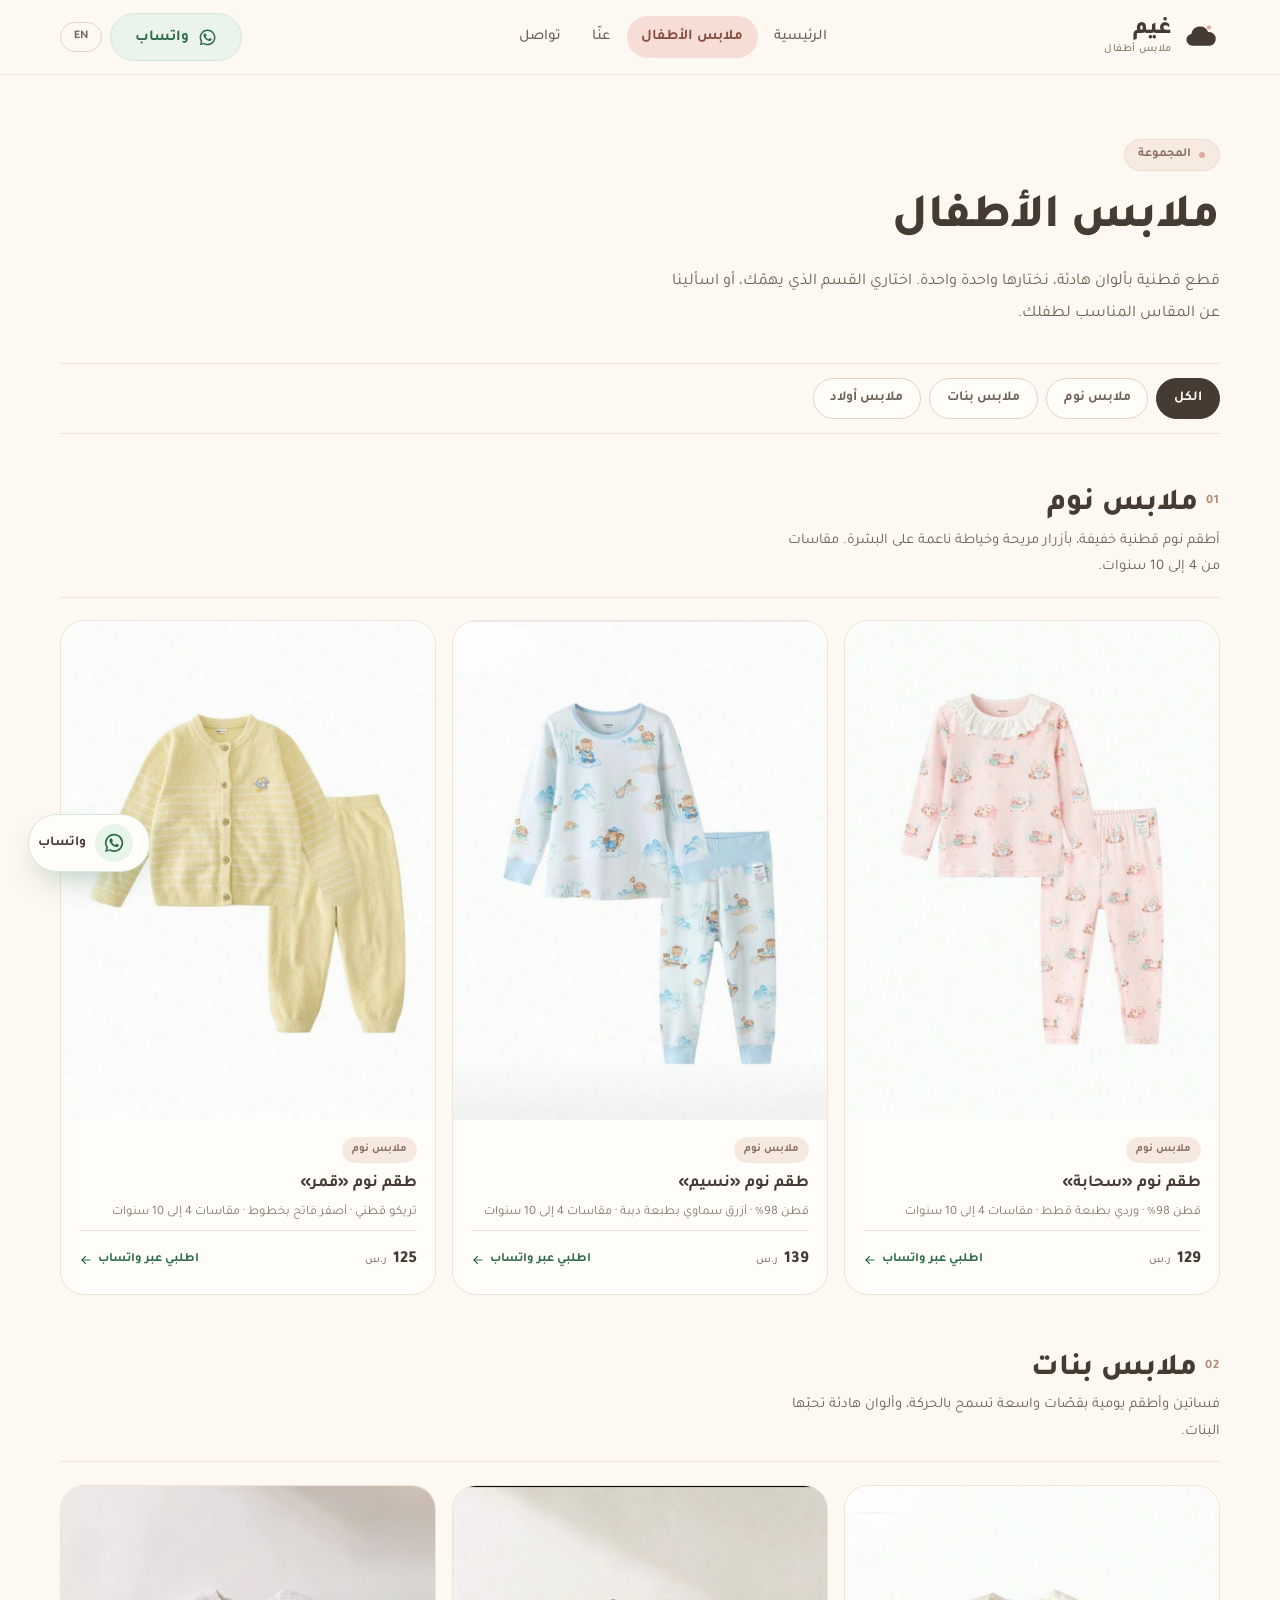
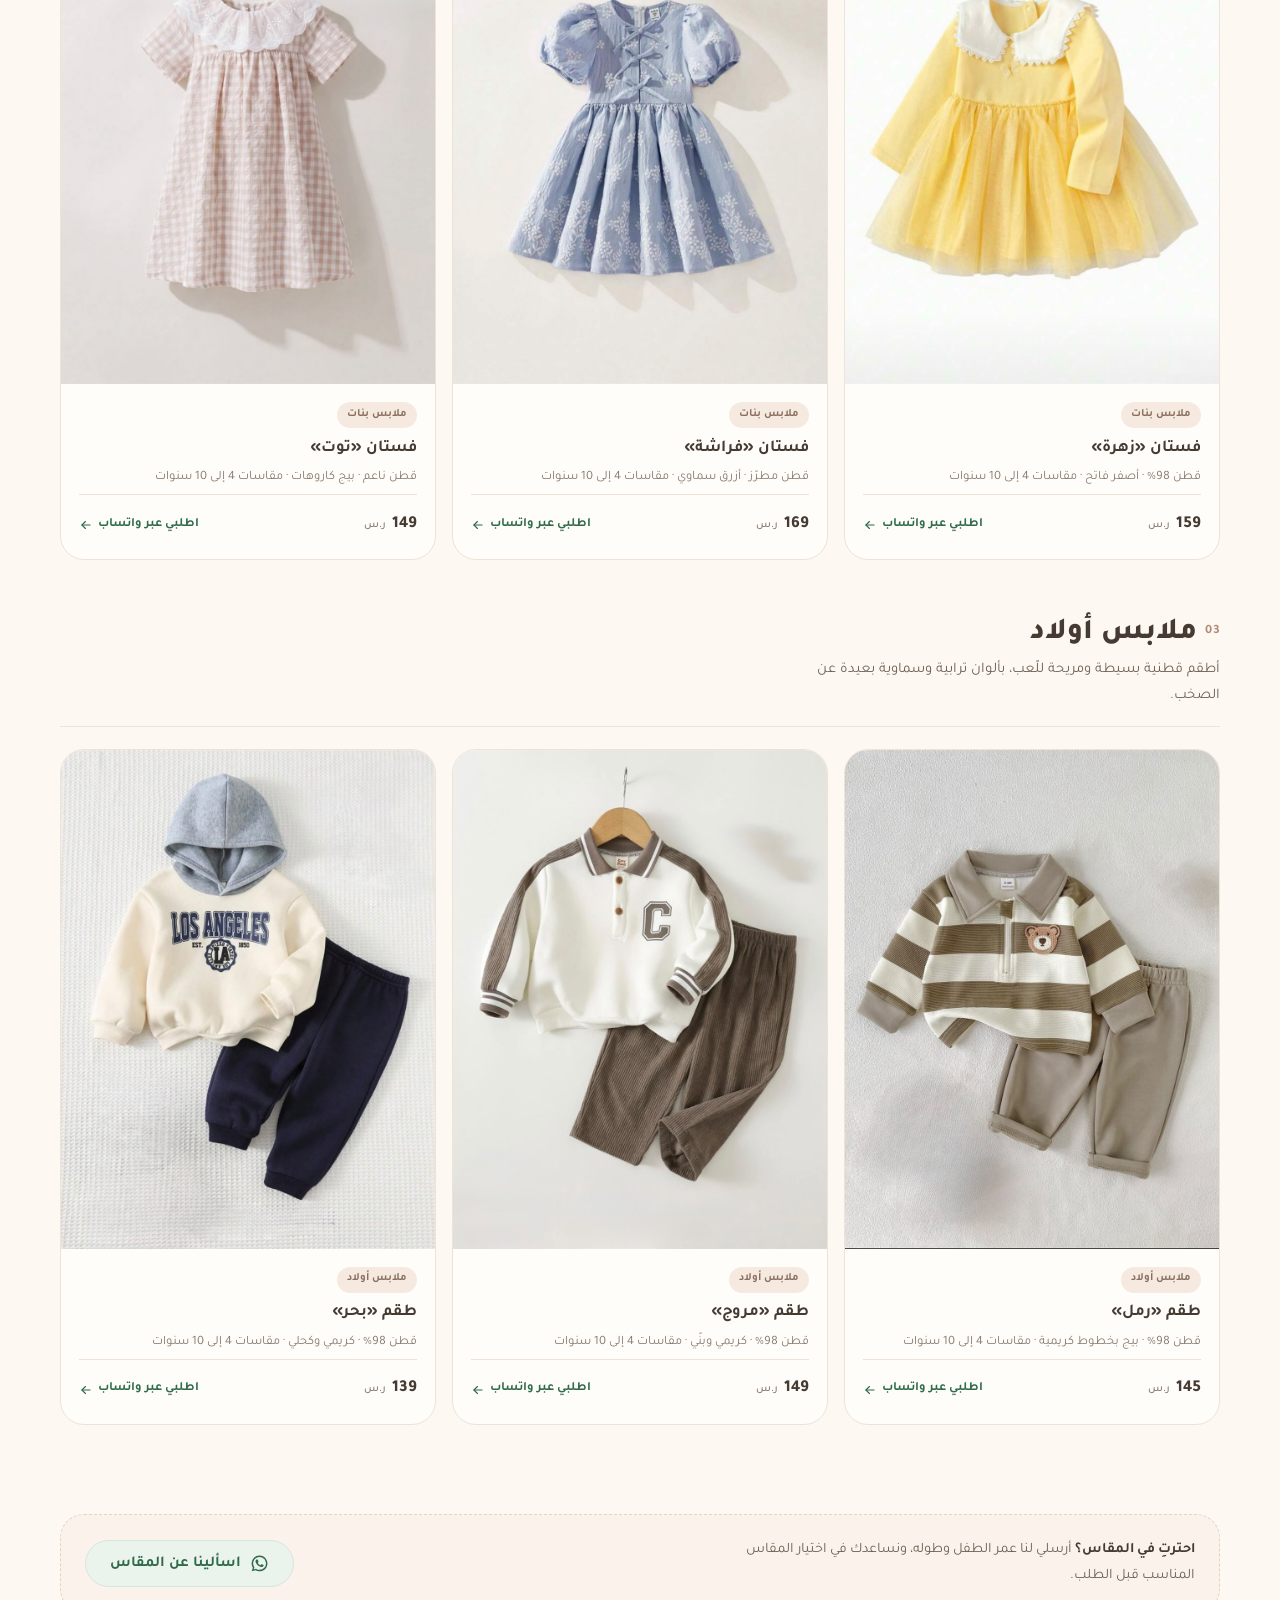
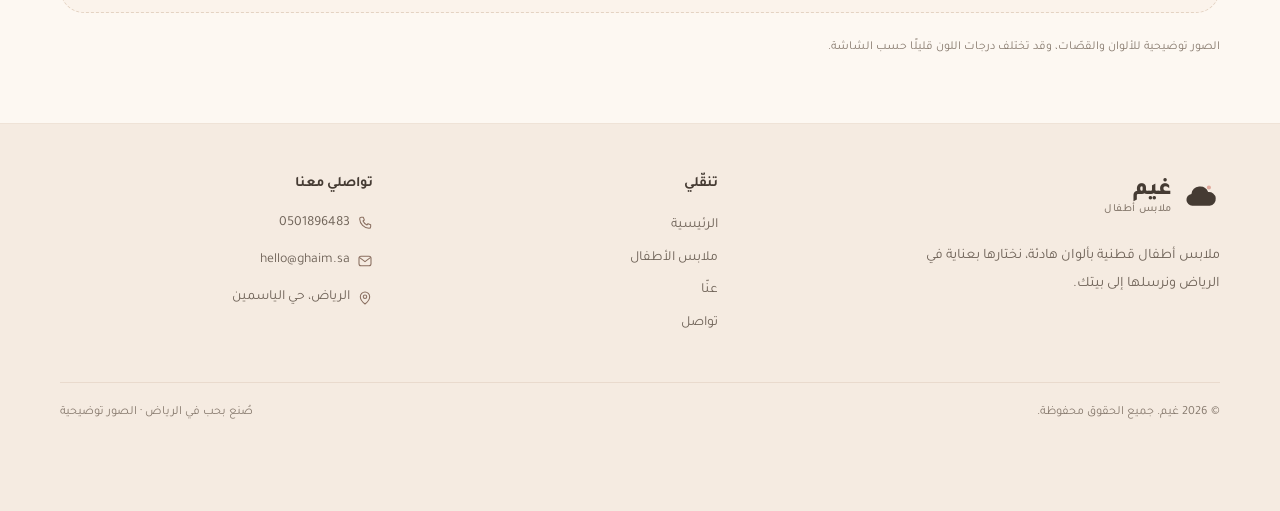
<file: clothes.html>
<!DOCTYPE html>
<html lang="ar" dir="rtl">
<head>
  <meta charset="UTF-8">
  <meta name="viewport" content="width=device-width, initial-scale=1.0">
  <title>ملابس الأطفال — غيم</title>
  <meta name="description" content="مجموعة غيم: ملابس نوم، ملابس بنات، وملابس أولاد من القطن بألوان هادئة. مقاسات من 4 إلى 10 سنوات، من الرياض.">
  <link rel="icon" href="assets/favicon.svg" type="image/svg+xml">
  <link rel="preconnect" href="https://fonts.googleapis.com">
  <link rel="preconnect" href="https://fonts.gstatic.com" crossorigin>
  <link href="https://fonts.googleapis.com/css2?family=Tajawal:wght@300;400;500;700;800&display=swap" rel="stylesheet">
  <link rel="stylesheet" href="style.css">
</head>
<body>
  <a class="skip-link" href="#main">تجاوز إلى المحتوى</a>

  <header class="site-header">
    <div class="container header-inner">
      <a class="brand" href="index.html" aria-label="غيم — الصفحة الرئيسية">
        <svg class="brand-mark" viewBox="0 0 48 48" aria-hidden="true">
          <path d="M13 35a7.5 7.5 0 0 1-1.1-14.9A11 11 0 0 1 33 17.8 7.6 7.6 0 0 1 35 35Z" fill="currentColor"/>
          <circle cx="34" cy="12" r="2.6" fill="#E2A99C"/>
        </svg>
        <span class="brand-text">
          <span class="brand-name">غيم</span>
          <span class="brand-tag">ملابس أطفال</span>
        </span>
      </a>

      <input class="nav-check" type="checkbox" id="nav-toggle" aria-label="فتح قائمة التنقل">
      <label class="nav-toggle" for="nav-toggle" aria-hidden="true">
        <span></span><span></span><span></span>
      </label>

      <nav class="site-nav" aria-label="التنقل الرئيسي">
        <a href="index.html">الرئيسية</a>
        <a href="clothes.html" class="is-active" aria-current="page">ملابس الأطفال</a>
        <a href="about.html">عنّا</a>
        <a href="contact.html">تواصل</a>
        <a class="nav-wa-mobile" href="https://wa.me/966501896483?text=مرحبًا%20غيم،%20أرغب%20بالاستفسار%20عن%20ملابس%20الأطفال" target="_blank" rel="noopener">
          <svg viewBox="0 0 24 24" aria-hidden="true"><path d="M12.04 2a9.9 9.9 0 0 0-8.5 15l-1.3 4.7 4.8-1.3A9.9 9.9 0 1 0 12.04 2Zm0 18a8.1 8.1 0 0 1-4.1-1.1l-.3-.2-2.9.8.8-2.8-.2-.3a8.1 8.1 0 1 1 6.7 3.6Z" fill="currentColor"/><path d="M8.6 6.9c-.2 0-.5.1-.7.4-.2.3-.9.9-.9 2.1s.9 2.4 1 2.6c.1.2 1.7 2.8 4.3 3.8 2.1.8 2.6.7 3 .6.5 0 1.5-.6 1.7-1.2.2-.6.2-1.1.2-1.2-.1-.1-.2-.2-.5-.3l-1.7-.8c-.2-.1-.4-.1-.6.1l-.8 1c-.1.2-.3.2-.5.1-.2-.1-1-.4-1.9-1.2-.7-.6-1.2-1.4-1.3-1.6-.1-.2 0-.4.1-.5l.4-.5c.1-.2.2-.3.3-.5.1-.2 0-.4 0-.5l-.8-1.8c-.2-.5-.4-.5-.5-.5h-.5Z" fill="currentColor"/></svg>
          تواصلي على واتساب
        </a>
      </nav>

      <a class="btn btn-wa-soft header-cta" href="https://wa.me/966501896483?text=مرحبًا%20غيم،%20أرغب%20بالاستفسار%20عن%20ملابس%20الأطفال" target="_blank" rel="noopener">
        <svg viewBox="0 0 24 24" aria-hidden="true"><path d="M12.04 2a9.9 9.9 0 0 0-8.5 15l-1.3 4.7 4.8-1.3A9.9 9.9 0 1 0 12.04 2Zm0 18a8.1 8.1 0 0 1-4.1-1.1l-.3-.2-2.9.8.8-2.8-.2-.3a8.1 8.1 0 1 1 6.7 3.6Z" fill="currentColor"/><path d="M8.6 6.9c-.2 0-.5.1-.7.4-.2.3-.9.9-.9 2.1s.9 2.4 1 2.6c.1.2 1.7 2.8 4.3 3.8 2.1.8 2.6.7 3 .6.5 0 1.5-.6 1.7-1.2.2-.6.2-1.1.2-1.2-.1-.1-.2-.2-.5-.3l-1.7-.8c-.2-.1-.4-.1-.6.1l-.8 1c-.1.2-.3.2-.5.1-.2-.1-1-.4-1.9-1.2-.7-.6-1.2-1.4-1.3-1.6-.1-.2 0-.4.1-.5l.4-.5c.1-.2.2-.3.3-.5.1-.2 0-.4 0-.5l-.8-1.8c-.2-.5-.4-.5-.5-.5h-.5Z" fill="currentColor"/></svg>
        واتساب
      </a>

      <a class="lang-switch" href="en.html" hreflang="en" lang="en" aria-label="Switch to English">EN</a>
    </div>
  </header>

  <main id="main">
    <div class="page-hero">
      <div class="container">
        <span class="eyebrow">المجموعة</span>
        <h1>ملابس الأطفال</h1>
        <p>قطع قطنية بألوان هادئة، نختارها واحدة واحدة. اختاري القسم الذي يهمّك، أو اسألينا عن المقاس المناسب لطفلك.</p>
      </div>
    </div>

    <div class="container">
      <nav class="filter-bar" id="collection" aria-label="تصفية المجموعة">
        <a class="chip is-on" href="#collection">الكل</a>
        <a class="chip" href="#pajamas">ملابس نوم</a>
        <a class="chip" href="#girls">ملابس بنات</a>
        <a class="chip" href="#boys">ملابس أولاد</a>
      </nav>

      <section class="collection" id="pajamas" aria-labelledby="pajamas-title">
        <div class="collection-head">
          <div>
            <h2 id="pajamas-title"><span class="collection-num">01</span>ملابس نوم</h2>
            <p>أطقم نوم قطنية خفيفة، بأزرار مريحة وخياطة ناعمة على البشرة. مقاسات من 4 إلى 10 سنوات.</p>
          </div>
        </div>

        <div class="product-grid">
          <article class="product-card">
            <a class="product-media" href="https://wa.me/966501896483?text=مرحبًا%20غيم،%20أرغب%20بطلب%20طقم%20نوم%20«سحابة»" target="_blank" rel="noopener" aria-label="اطلبي طقم نوم سحابة عبر واتساب">
              <img src="assets/products/sleep-pink.jpg" alt="طقم نوم قطن وردي بطبعة قطط وياقة بيضاء مكشكشة" width="900" height="1174" loading="lazy">
            </a>
            <div class="product-body">
              <span class="product-tag">ملابس نوم</span>
              <h3>طقم نوم «سحابة»</h3>
              <p class="product-meta">قطن 98% · وردي بطبعة قطط · مقاسات 4 إلى 10 سنوات</p>
              <div class="product-foot">
                <span class="price">129 <small>ر.س</small></span>
                <a class="product-link" href="https://wa.me/966501896483?text=مرحبًا%20غيم،%20أرغب%20بطلب%20طقم%20نوم%20«سحابة»" target="_blank" rel="noopener">
                  اطلبي عبر واتساب
                  <svg viewBox="0 0 24 24" fill="none" stroke="currentColor" stroke-width="2" stroke-linecap="round" stroke-linejoin="round" aria-hidden="true"><path d="M19 12H5"/><path d="m11 6-6 6 6 6"/></svg>
                </a>
              </div>
            </div>
          </article>

          <article class="product-card">
            <a class="product-media" href="https://wa.me/966501896483?text=مرحبًا%20غيم،%20أرغب%20بطلب%20طقم%20نوم%20«نسيم»" target="_blank" rel="noopener" aria-label="اطلبي طقم نوم نسيم عبر واتساب">
              <img src="assets/products/sleep-blue.jpg" alt="طقم نوم قطن أزرق سماوي بطبعة دببة" width="900" height="1144" loading="lazy">
            </a>
            <div class="product-body">
              <span class="product-tag">ملابس نوم</span>
              <h3>طقم نوم «نسيم»</h3>
              <p class="product-meta">قطن 98% · أزرق سماوي بطبعة دببة · مقاسات 4 إلى 10 سنوات</p>
              <div class="product-foot">
                <span class="price">139 <small>ر.س</small></span>
                <a class="product-link" href="https://wa.me/966501896483?text=مرحبًا%20غيم،%20أرغب%20بطلب%20طقم%20نوم%20«نسيم»" target="_blank" rel="noopener">
                  اطلبي عبر واتساب
                  <svg viewBox="0 0 24 24" fill="none" stroke="currentColor" stroke-width="2" stroke-linecap="round" stroke-linejoin="round" aria-hidden="true"><path d="M19 12H5"/><path d="m11 6-6 6 6 6"/></svg>
                </a>
              </div>
            </div>
          </article>

          <article class="product-card">
            <a class="product-media" href="https://wa.me/966501896483?text=مرحبًا%20غيم،%20أرغب%20بطلب%20طقم%20نوم%20«قمر»" target="_blank" rel="noopener" aria-label="اطلبي طقم نوم قمر عبر واتساب">
              <img src="assets/products/sleep-knit.jpg" alt="طقم نوم تريكو أصفر فاتح بأزرار وأكمام طويلة" width="900" height="1176" loading="lazy">
            </a>
            <div class="product-body">
              <span class="product-tag">ملابس نوم</span>
              <h3>طقم نوم «قمر»</h3>
              <p class="product-meta">تريكو قطني · أصفر فاتح بخطوط · مقاسات 4 إلى 10 سنوات</p>
              <div class="product-foot">
                <span class="price">125 <small>ر.س</small></span>
                <a class="product-link" href="https://wa.me/966501896483?text=مرحبًا%20غيم،%20أرغب%20بطلب%20طقم%20نوم%20«قمر»" target="_blank" rel="noopener">
                  اطلبي عبر واتساب
                  <svg viewBox="0 0 24 24" fill="none" stroke="currentColor" stroke-width="2" stroke-linecap="round" stroke-linejoin="round" aria-hidden="true"><path d="M19 12H5"/><path d="m11 6-6 6 6 6"/></svg>
                </a>
              </div>
            </div>
          </article>
        </div>
      </section>

      <section class="collection" id="girls" aria-labelledby="girls-title">
        <div class="collection-head">
          <div>
            <h2 id="girls-title"><span class="collection-num">02</span>ملابس بنات</h2>
            <p>فساتين وأطقم يومية بقصّات واسعة تسمح بالحركة، وألوان هادئة تحبّها البنات.</p>
          </div>
        </div>

        <div class="product-grid">
          <article class="product-card">
            <a class="product-media" href="https://wa.me/966501896483?text=مرحبًا%20غيم،%20أرغب%20بطلب%20فستان%20«زهرة»" target="_blank" rel="noopener" aria-label="اطلبي فستان زهرة عبر واتساب">
              <img src="assets/products/dress-yellow.jpg" alt="فستان قطن أصفر فاتح بياقة بيضاء وأكمام طويلة" width="900" height="1115" loading="lazy">
            </a>
            <div class="product-body">
              <span class="product-tag">ملابس بنات</span>
              <h3>فستان «زهرة»</h3>
              <p class="product-meta">قطن 98% · أصفر فاتح · مقاسات 4 إلى 10 سنوات</p>
              <div class="product-foot">
                <span class="price">159 <small>ر.س</small></span>
                <a class="product-link" href="https://wa.me/966501896483?text=مرحبًا%20غيم،%20أرغب%20بطلب%20فستان%20«زهرة»" target="_blank" rel="noopener">
                  اطلبي عبر واتساب
                  <svg viewBox="0 0 24 24" fill="none" stroke="currentColor" stroke-width="2" stroke-linecap="round" stroke-linejoin="round" aria-hidden="true"><path d="M19 12H5"/><path d="m11 6-6 6 6 6"/></svg>
                </a>
              </div>
            </div>
          </article>

          <article class="product-card">
            <a class="product-media" href="https://wa.me/966501896483?text=مرحبًا%20غيم،%20أرغب%20بطلب%20فستان%20«فراشة»" target="_blank" rel="noopener" aria-label="اطلبي فستان فراشة عبر واتساب">
              <img src="assets/products/dress-blue.jpg" alt="فستان قطن أزرق سماوي مطرّز بالورود وأكمام منتفخة" width="900" height="1192" loading="lazy">
            </a>
            <div class="product-body">
              <span class="product-tag">ملابس بنات</span>
              <h3>فستان «فراشة»</h3>
              <p class="product-meta">قطن مطرّز · أزرق سماوي · مقاسات 4 إلى 10 سنوات</p>
              <div class="product-foot">
                <span class="price">169 <small>ر.س</small></span>
                <a class="product-link" href="https://wa.me/966501896483?text=مرحبًا%20غيم،%20أرغب%20بطلب%20فستان%20«فراشة»" target="_blank" rel="noopener">
                  اطلبي عبر واتساب
                  <svg viewBox="0 0 24 24" fill="none" stroke="currentColor" stroke-width="2" stroke-linecap="round" stroke-linejoin="round" aria-hidden="true"><path d="M19 12H5"/><path d="m11 6-6 6 6 6"/></svg>
                </a>
              </div>
            </div>
          </article>

          <article class="product-card">
            <a class="product-media" href="https://wa.me/966501896483?text=مرحبًا%20غيم،%20أرغب%20بطلب%20فستان%20«توت»" target="_blank" rel="noopener" aria-label="اطلبي فستان توت عبر واتساب">
              <img src="assets/products/dress-gingham.jpg" alt="فستان قطن بيج كاروهات بياقة دانتيل بيضاء وأكمام قصيرة" width="900" height="1158" loading="lazy">
            </a>
            <div class="product-body">
              <span class="product-tag">ملابس بنات</span>
              <h3>فستان «توت»</h3>
              <p class="product-meta">قطن ناعم · بيج كاروهات · مقاسات 4 إلى 10 سنوات</p>
              <div class="product-foot">
                <span class="price">149 <small>ر.س</small></span>
                <a class="product-link" href="https://wa.me/966501896483?text=مرحبًا%20غيم،%20أرغب%20بطلب%20فستان%20«توت»" target="_blank" rel="noopener">
                  اطلبي عبر واتساب
                  <svg viewBox="0 0 24 24" fill="none" stroke="currentColor" stroke-width="2" stroke-linecap="round" stroke-linejoin="round" aria-hidden="true"><path d="M19 12H5"/><path d="m11 6-6 6 6 6"/></svg>
                </a>
              </div>
            </div>
          </article>
        </div>
      </section>

      <section class="collection" id="boys" aria-labelledby="boys-title">
        <div class="collection-head">
          <div>
            <h2 id="boys-title"><span class="collection-num">03</span>ملابس أولاد</h2>
            <p>أطقم قطنية بسيطة ومريحة للّعب، بألوان ترابية وسماوية بعيدة عن الصخب.</p>
          </div>
        </div>

        <div class="product-grid">
          <article class="product-card">
            <a class="product-media" href="https://wa.me/966501896483?text=مرحبًا%20غيم،%20أرغب%20بطلب%20طقم%20«رمل»" target="_blank" rel="noopener" aria-label="اطلبي طقم رمل عبر واتساب">
              <img src="assets/products/boys-bear.jpg" alt="طقم أولاد قطن بخطوط بيج وكريمية وفانيلة بياقة ودبّ" width="900" height="1191" loading="lazy">
            </a>
            <div class="product-body">
              <span class="product-tag">ملابس أولاد</span>
              <h3>طقم «رمل»</h3>
              <p class="product-meta">قطن 98% · بيج بخطوط كريمية · مقاسات 4 إلى 10 سنوات</p>
              <div class="product-foot">
                <span class="price">145 <small>ر.س</small></span>
                <a class="product-link" href="https://wa.me/966501896483?text=مرحبًا%20غيم،%20أرغب%20بطلب%20طقم%20«رمل»" target="_blank" rel="noopener">
                  اطلبي عبر واتساب
                  <svg viewBox="0 0 24 24" fill="none" stroke="currentColor" stroke-width="2" stroke-linecap="round" stroke-linejoin="round" aria-hidden="true"><path d="M19 12H5"/><path d="m11 6-6 6 6 6"/></svg>
                </a>
              </div>
            </div>
          </article>

          <article class="product-card">
            <a class="product-media" href="https://wa.me/966501896483?text=مرحبًا%20غيم،%20أرغب%20بطلب%20طقم%20«مروج»" target="_blank" rel="noopener" aria-label="اطلبي طقم مروج عبر واتساب">
              <img src="assets/products/boys-c.jpg" alt="طقم أولاد قطن كريمي وبنّي ببنطال كوردروي" width="900" height="1187" loading="lazy">
            </a>
            <div class="product-body">
              <span class="product-tag">ملابس أولاد</span>
              <h3>طقم «مروج»</h3>
              <p class="product-meta">قطن 98% · كريمي وبنّي · مقاسات 4 إلى 10 سنوات</p>
              <div class="product-foot">
                <span class="price">149 <small>ر.س</small></span>
                <a class="product-link" href="https://wa.me/966501896483?text=مرحبًا%20غيم،%20أرغب%20بطلب%20طقم%20«مروج»" target="_blank" rel="noopener">
                  اطلبي عبر واتساب
                  <svg viewBox="0 0 24 24" fill="none" stroke="currentColor" stroke-width="2" stroke-linecap="round" stroke-linejoin="round" aria-hidden="true"><path d="M19 12H5"/><path d="m11 6-6 6 6 6"/></svg>
                </a>
              </div>
            </div>
          </article>

          <article class="product-card">
            <a class="product-media" href="https://wa.me/966501896483?text=مرحبًا%20غيم،%20أرغب%20بطلب%20طقم%20«بحر»" target="_blank" rel="noopener" aria-label="اطلبي طقم بحر عبر واتساب">
              <img src="assets/products/boys-la.jpg" alt="طقم أولاد قطن كريمي وكحلي بجاكيت هودي مطبوع عليه Los Angeles" width="900" height="1196" loading="lazy">
            </a>
            <div class="product-body">
              <span class="product-tag">ملابس أولاد</span>
              <h3>طقم «بحر»</h3>
              <p class="product-meta">قطن 98% · كريمي وكحلي · مقاسات 4 إلى 10 سنوات</p>
              <div class="product-foot">
                <span class="price">139 <small>ر.س</small></span>
                <a class="product-link" href="https://wa.me/966501896483?text=مرحبًا%20غيم،%20أرغب%20بطلب%20طقم%20«بحر»" target="_blank" rel="noopener">
                  اطلبي عبر واتساب
                  <svg viewBox="0 0 24 24" fill="none" stroke="currentColor" stroke-width="2" stroke-linecap="round" stroke-linejoin="round" aria-hidden="true"><path d="M19 12H5"/><path d="m11 6-6 6 6 6"/></svg>
                </a>
              </div>
            </div>
          </article>
        </div>
      </section>

      <div class="shop-note">
        <p><strong>احترتِ في المقاس؟</strong> أرسلي لنا عمر الطفل وطوله، ونساعدك في اختيار المقاس المناسب قبل الطلب.</p>
        <a class="btn btn-wa-soft" href="https://wa.me/966501896483?text=مرحبًا%20غيم،%20أحتاج%20مساعدة%20في%20اختيار%20المقاس" target="_blank" rel="noopener">
          <svg viewBox="0 0 24 24" aria-hidden="true"><path d="M12.04 2a9.9 9.9 0 0 0-8.5 15l-1.3 4.7 4.8-1.3A9.9 9.9 0 1 0 12.04 2Zm0 18a8.1 8.1 0 0 1-4.1-1.1l-.3-.2-2.9.8.8-2.8-.2-.3a8.1 8.1 0 1 1 6.7 3.6Z" fill="currentColor"/><path d="M8.6 6.9c-.2 0-.5.1-.7.4-.2.3-.9.9-.9 2.1s.9 2.4 1 2.6c.1.2 1.7 2.8 4.3 3.8 2.1.8 2.6.7 3 .6.5 0 1.5-.6 1.7-1.2.2-.6.2-1.1.2-1.2-.1-.1-.2-.2-.5-.3l-1.7-.8c-.2-.1-.4-.1-.6.1l-.8 1c-.1.2-.3.2-.5.1-.2-.1-1-.4-1.9-1.2-.7-.6-1.2-1.4-1.3-1.6-.1-.2 0-.4.1-.5l.4-.5c.1-.2.2-.3.3-.5.1-.2 0-.4 0-.5l-.8-1.8c-.2-.5-.4-.5-.5-.5h-.5Z" fill="currentColor"/></svg>
          اسألينا عن المقاس
        </a>
      </div>

      <p class="fine-print">الصور توضيحية للألوان والقصّات، وقد تختلف درجات اللون قليلًا حسب الشاشة.</p>
    </div>
  </main>

  <footer class="site-footer">
    <div class="container">
      <div class="footer-grid">
        <div class="footer-brand">
          <a class="brand" href="index.html" aria-label="غيم — الصفحة الرئيسية">
            <svg class="brand-mark" viewBox="0 0 48 48" aria-hidden="true">
              <path d="M13 35a7.5 7.5 0 0 1-1.1-14.9A11 11 0 0 1 33 17.8 7.6 7.6 0 0 1 35 35Z" fill="currentColor"/>
              <circle cx="34" cy="12" r="2.6" fill="#E2A99C"/>
            </svg>
            <span class="brand-text">
              <span class="brand-name">غيم</span>
              <span class="brand-tag">ملابس أطفال</span>
            </span>
          </a>
          <p>ملابس أطفال قطنية بألوان هادئة، نختارها بعناية في الرياض ونرسلها إلى بيتك.</p>
        </div>

        <div>
          <h2 class="footer-heading">تنقّلي</h2>
          <ul class="footer-links">
            <li><a href="index.html">الرئيسية</a></li>
            <li><a href="clothes.html">ملابس الأطفال</a></li>
            <li><a href="about.html">عنّا</a></li>
            <li><a href="contact.html">تواصل</a></li>
          </ul>
        </div>

        <div>
          <h2 class="footer-heading">تواصلي معنا</h2>
          <ul class="footer-contact">
            <li>
              <a href="tel:+966501896483">
                <svg viewBox="0 0 24 24" fill="none" stroke="currentColor" stroke-width="1.6" stroke-linecap="round" stroke-linejoin="round" aria-hidden="true"><path d="M6.5 3.5h3l1.5 4-2 1.5a12 12 0 0 0 6 6l1.5-2 4 1.5v3A2.5 2.5 0 0 1 18 20 15 15 0 0 1 4 6a2.5 2.5 0 0 1 2.5-2.5Z"/></svg>
                <span dir="ltr">0501896483</span>
              </a>
            </li>
            <li>
              <a href="mailto:hello@ghaim.sa">
                <svg viewBox="0 0 24 24" fill="none" stroke="currentColor" stroke-width="1.6" stroke-linecap="round" stroke-linejoin="round" aria-hidden="true"><rect x="3" y="5" width="18" height="14" rx="3"/><path d="m4 7 8 6 8-6"/></svg>
                <span dir="ltr">hello@ghaim.sa</span>
              </a>
            </li>
            <li>
              <span>
                <svg viewBox="0 0 24 24" fill="none" stroke="currentColor" stroke-width="1.6" stroke-linecap="round" stroke-linejoin="round" aria-hidden="true"><path d="M12 21s7-5.6 7-11a7 7 0 0 0-14 0c0 5.4 7 11 7 11Z"/><circle cx="12" cy="10" r="2.6"/></svg>
                الرياض، حي الياسمين
              </span>
            </li>
          </ul>
        </div>
      </div>

      <div class="footer-bottom">
        <span>© 2026 غيم. جميع الحقوق محفوظة.</span>
        <span>صُنع بحب في الرياض · الصور توضيحية</span>
      </div>
    </div>
  </footer>

  <a class="wa-float" href="https://wa.me/966501896483?text=مرحبًا%20غيم،%20أرغب%20بالاستفسار%20عن%20ملابس%20الأطفال" target="_blank" rel="noopener" aria-label="تواصلي معنا على واتساب">
    <span class="wa-float-icon">
      <svg viewBox="0 0 24 24" aria-hidden="true"><path d="M12.04 2a9.9 9.9 0 0 0-8.5 15l-1.3 4.7 4.8-1.3A9.9 9.9 0 1 0 12.04 2Zm0 18a8.1 8.1 0 0 1-4.1-1.1l-.3-.2-2.9.8.8-2.8-.2-.3a8.1 8.1 0 1 1 6.7 3.6Z" fill="currentColor"/><path d="M8.6 6.9c-.2 0-.5.1-.7.4-.2.3-.9.9-.9 2.1s.9 2.4 1 2.6c.1.2 1.7 2.8 4.3 3.8 2.1.8 2.6.7 3 .6.5 0 1.5-.6 1.7-1.2.2-.6.2-1.1.2-1.2-.1-.1-.2-.2-.5-.3l-1.7-.8c-.2-.1-.4-.1-.6.1l-.8 1c-.1.2-.3.2-.5.1-.2-.1-1-.4-1.9-1.2-.7-.6-1.2-1.4-1.3-1.6-.1-.2 0-.4.1-.5l.4-.5c.1-.2.2-.3.3-.5.1-.2 0-.4 0-.5l-.8-1.8c-.2-.5-.4-.5-.5-.5h-.5Z" fill="currentColor"/></svg>
    </span>
    <span class="wa-float-label">واتساب</span>
  </a>
</body>
</html>
</file>
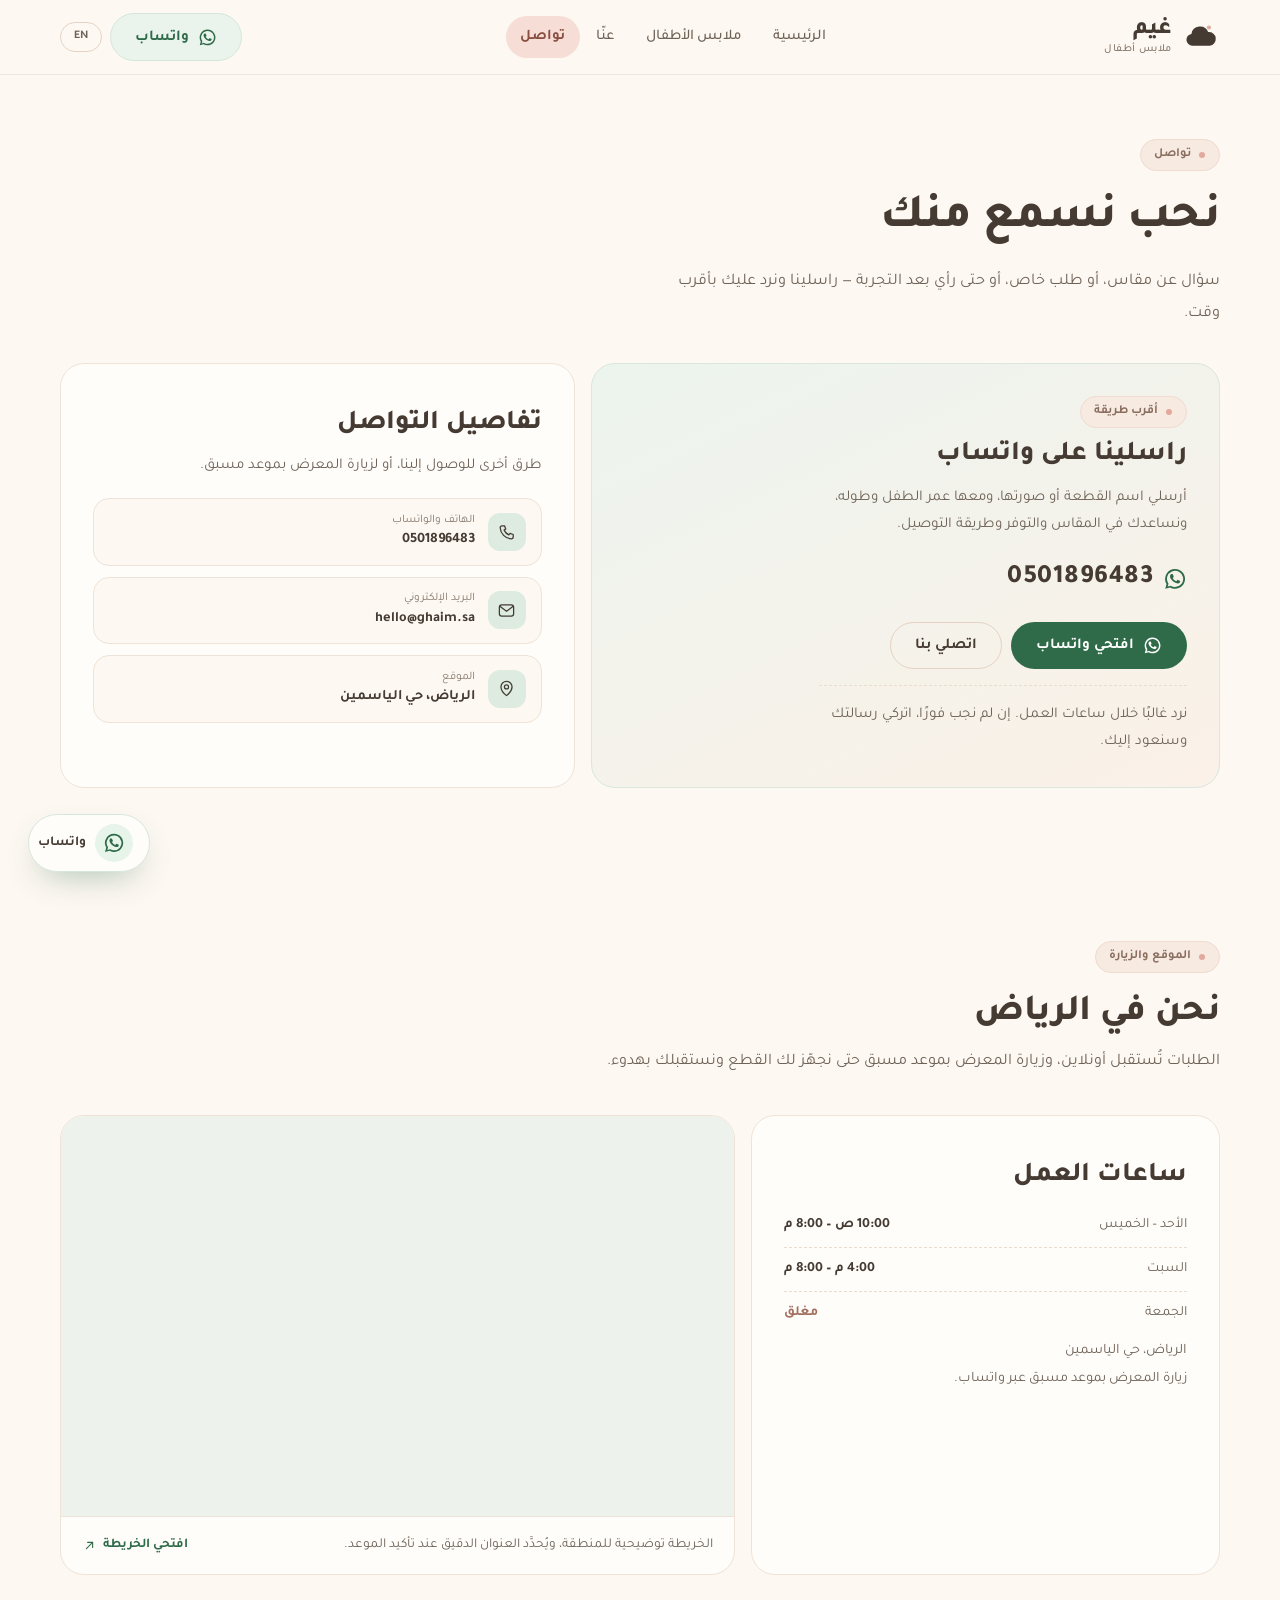
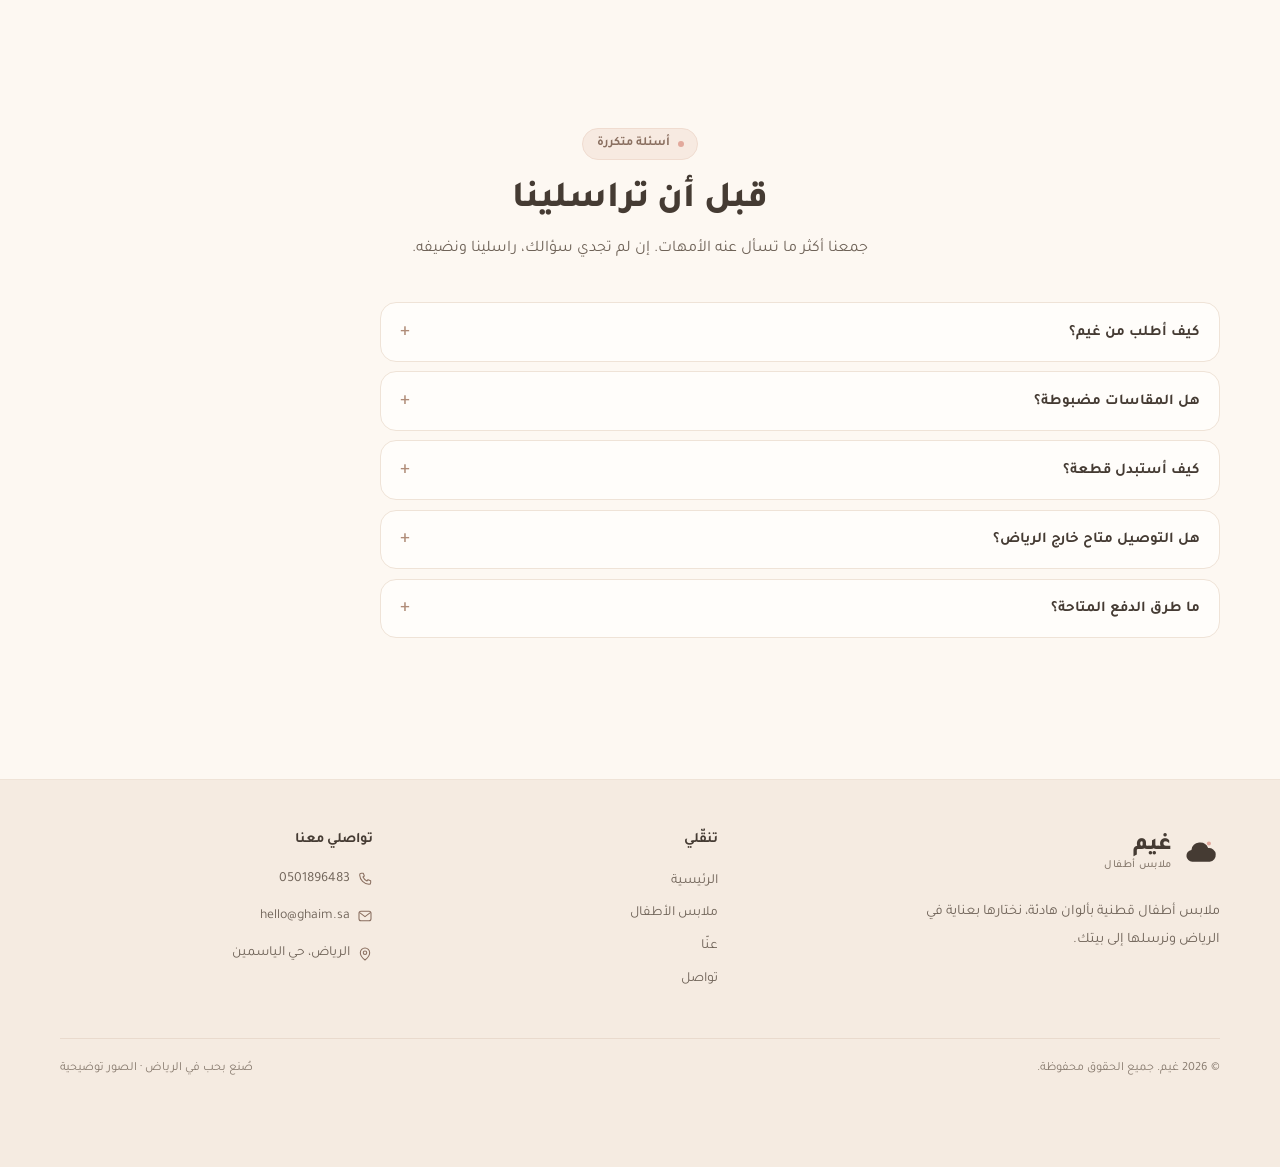
<file: contact.html>
<!DOCTYPE html>
<html lang="ar" dir="rtl">
<head>
  <meta charset="UTF-8">
  <meta name="viewport" content="width=device-width, initial-scale=1.0">
  <title>تواصل — غيم</title>
  <meta name="description" content="تواصلي مع غيم في الرياض: واتساب 0501896483، هاتف، بريد إلكتروني، وموقع المعرض على الخريطة.">
  <link rel="icon" href="assets/favicon.svg" type="image/svg+xml">
  <link rel="preconnect" href="https://fonts.googleapis.com">
  <link rel="preconnect" href="https://fonts.gstatic.com" crossorigin>
  <link href="https://fonts.googleapis.com/css2?family=Tajawal:wght@300;400;500;700;800&display=swap" rel="stylesheet">
  <link rel="stylesheet" href="style.css">
</head>
<body>
  <a class="skip-link" href="#main">تجاوز إلى المحتوى</a>

  <header class="site-header">
    <div class="container header-inner">
      <a class="brand" href="index.html" aria-label="غيم — الصفحة الرئيسية">
        <svg class="brand-mark" viewBox="0 0 48 48" aria-hidden="true">
          <path d="M13 35a7.5 7.5 0 0 1-1.1-14.9A11 11 0 0 1 33 17.8 7.6 7.6 0 0 1 35 35Z" fill="currentColor"/>
          <circle cx="34" cy="12" r="2.6" fill="#E2A99C"/>
        </svg>
        <span class="brand-text">
          <span class="brand-name">غيم</span>
          <span class="brand-tag">ملابس أطفال</span>
        </span>
      </a>

      <input class="nav-check" type="checkbox" id="nav-toggle" aria-label="فتح قائمة التنقل">
      <label class="nav-toggle" for="nav-toggle" aria-hidden="true">
        <span></span><span></span><span></span>
      </label>

      <nav class="site-nav" aria-label="التنقل الرئيسي">
        <a href="index.html">الرئيسية</a>
        <a href="clothes.html">ملابس الأطفال</a>
        <a href="about.html">عنّا</a>
        <a href="contact.html" class="is-active" aria-current="page">تواصل</a>
        <a class="nav-wa-mobile" href="https://wa.me/966501896483?text=مرحبًا%20غيم،%20أرغب%20بالاستفسار%20عن%20ملابس%20الأطفال" target="_blank" rel="noopener">
          <svg viewBox="0 0 24 24" aria-hidden="true"><path d="M12.04 2a9.9 9.9 0 0 0-8.5 15l-1.3 4.7 4.8-1.3A9.9 9.9 0 1 0 12.04 2Zm0 18a8.1 8.1 0 0 1-4.1-1.1l-.3-.2-2.9.8.8-2.8-.2-.3a8.1 8.1 0 1 1 6.7 3.6Z" fill="currentColor"/><path d="M8.6 6.9c-.2 0-.5.1-.7.4-.2.3-.9.9-.9 2.1s.9 2.4 1 2.6c.1.2 1.7 2.8 4.3 3.8 2.1.8 2.6.7 3 .6.5 0 1.5-.6 1.7-1.2.2-.6.2-1.1.2-1.2-.1-.1-.2-.2-.5-.3l-1.7-.8c-.2-.1-.4-.1-.6.1l-.8 1c-.1.2-.3.2-.5.1-.2-.1-1-.4-1.9-1.2-.7-.6-1.2-1.4-1.3-1.6-.1-.2 0-.4.1-.5l.4-.5c.1-.2.2-.3.3-.5.1-.2 0-.4 0-.5l-.8-1.8c-.2-.5-.4-.5-.5-.5h-.5Z" fill="currentColor"/></svg>
          تواصلي على واتساب
        </a>
      </nav>

      <a class="btn btn-wa-soft header-cta" href="https://wa.me/966501896483?text=مرحبًا%20غيم،%20أرغب%20بالاستفسار%20عن%20ملابس%20الأطفال" target="_blank" rel="noopener">
        <svg viewBox="0 0 24 24" aria-hidden="true"><path d="M12.04 2a9.9 9.9 0 0 0-8.5 15l-1.3 4.7 4.8-1.3A9.9 9.9 0 1 0 12.04 2Zm0 18a8.1 8.1 0 0 1-4.1-1.1l-.3-.2-2.9.8.8-2.8-.2-.3a8.1 8.1 0 1 1 6.7 3.6Z" fill="currentColor"/><path d="M8.6 6.9c-.2 0-.5.1-.7.4-.2.3-.9.9-.9 2.1s.9 2.4 1 2.6c.1.2 1.7 2.8 4.3 3.8 2.1.8 2.6.7 3 .6.5 0 1.5-.6 1.7-1.2.2-.6.2-1.1.2-1.2-.1-.1-.2-.2-.5-.3l-1.7-.8c-.2-.1-.4-.1-.6.1l-.8 1c-.1.2-.3.2-.5.1-.2-.1-1-.4-1.9-1.2-.7-.6-1.2-1.4-1.3-1.6-.1-.2 0-.4.1-.5l.4-.5c.1-.2.2-.3.3-.5.1-.2 0-.4 0-.5l-.8-1.8c-.2-.5-.4-.5-.5-.5h-.5Z" fill="currentColor"/></svg>
        واتساب
      </a>

      <a class="lang-switch" href="en.html" hreflang="en" lang="en" aria-label="Switch to English">EN</a>
    </div>
  </header>

  <main id="main">
    <div class="page-hero">
      <div class="container">
        <span class="eyebrow">تواصل</span>
        <h1>نحب نسمع منك</h1>
        <p>سؤال عن مقاس، أو طلب خاص، أو حتى رأي بعد التجربة — راسلينا ونرد عليك بأقرب وقت.</p>
      </div>
    </div>

    <section class="section section-tight">
      <div class="container contact-grid">
        <div class="contact-card is-primary">
          <span class="eyebrow">أقرب طريقة</span>
          <h2>راسلينا على واتساب</h2>
          <p>أرسلي اسم القطعة أو صورتها، ومعها عمر الطفل وطوله، ونساعدك في المقاس والتوفر وطريقة التوصيل.</p>
          <a class="contact-number" href="tel:+966501896483">
            <svg viewBox="0 0 24 24" aria-hidden="true"><path d="M12.04 2a9.9 9.9 0 0 0-8.5 15l-1.3 4.7 4.8-1.3A9.9 9.9 0 1 0 12.04 2Zm0 18a8.1 8.1 0 0 1-4.1-1.1l-.3-.2-2.9.8.8-2.8-.2-.3a8.1 8.1 0 1 1 6.7 3.6Z" fill="currentColor"/><path d="M8.6 6.9c-.2 0-.5.1-.7.4-.2.3-.9.9-.9 2.1s.9 2.4 1 2.6c.1.2 1.7 2.8 4.3 3.8 2.1.8 2.6.7 3 .6.5 0 1.5-.6 1.7-1.2.2-.6.2-1.1.2-1.2-.1-.1-.2-.2-.5-.3l-1.7-.8c-.2-.1-.4-.1-.6.1l-.8 1c-.1.2-.3.2-.5.1-.2-.1-1-.4-1.9-1.2-.7-.6-1.2-1.4-1.3-1.6-.1-.2 0-.4.1-.5l.4-.5c.1-.2.2-.3.3-.5.1-.2 0-.4 0-.5l-.8-1.8c-.2-.5-.4-.5-.5-.5h-.5Z" fill="currentColor"/></svg>
            <span dir="ltr">0501896483</span>
          </a>
          <div class="contact-actions">
            <a class="btn btn-wa" href="https://wa.me/966501896483?text=مرحبًا%20غيم،%20أرغب%20بالاستفسار%20عن%20ملابس%20الأطفال" target="_blank" rel="noopener">
              <svg viewBox="0 0 24 24" aria-hidden="true"><path d="M12.04 2a9.9 9.9 0 0 0-8.5 15l-1.3 4.7 4.8-1.3A9.9 9.9 0 1 0 12.04 2Zm0 18a8.1 8.1 0 0 1-4.1-1.1l-.3-.2-2.9.8.8-2.8-.2-.3a8.1 8.1 0 1 1 6.7 3.6Z" fill="currentColor"/><path d="M8.6 6.9c-.2 0-.5.1-.7.4-.2.3-.9.9-.9 2.1s.9 2.4 1 2.6c.1.2 1.7 2.8 4.3 3.8 2.1.8 2.6.7 3 .6.5 0 1.5-.6 1.7-1.2.2-.6.2-1.1.2-1.2-.1-.1-.2-.2-.5-.3l-1.7-.8c-.2-.1-.4-.1-.6.1l-.8 1c-.1.2-.3.2-.5.1-.2-.1-1-.4-1.9-1.2-.7-.6-1.2-1.4-1.3-1.6-.1-.2 0-.4.1-.5l.4-.5c.1-.2.2-.3.3-.5.1-.2 0-.4 0-.5l-.8-1.8c-.2-.5-.4-.5-.5-.5h-.5Z" fill="currentColor"/></svg>
              افتحي واتساب
            </a>
            <a class="btn btn-ghost" href="tel:+966501896483">اتصلي بنا</a>
          </div>
          <p class="muted-note">نرد غالبًا خلال ساعات العمل. إن لم نجب فورًا، اتركي رسالتك وسنعود إليك.</p>
        </div>

        <div class="contact-card">
          <h2>تفاصيل التواصل</h2>
          <p>طرق أخرى للوصول إلينا، أو لزيارة المعرض بموعد مسبق.</p>

          <ul class="contact-list contact-list-spaced">
            <li>
              <a class="contact-line" href="tel:+966501896483">
                <span class="icon">
                  <svg viewBox="0 0 24 24" fill="none" stroke="currentColor" stroke-width="1.6" stroke-linecap="round" stroke-linejoin="round" aria-hidden="true"><path d="M6.5 3.5h3l1.5 4-2 1.5a12 12 0 0 0 6 6l1.5-2 4 1.5v3A2.5 2.5 0 0 1 18 20 15 15 0 0 1 4 6a2.5 2.5 0 0 1 2.5-2.5Z"/></svg>
                </span>
                <span>
                  <span class="label">الهاتف والواتساب</span>
                  <span class="value" dir="ltr">0501896483</span>
                </span>
              </a>
            </li>
            <li>
              <a class="contact-line" href="mailto:hello@ghaim.sa">
                <span class="icon">
                  <svg viewBox="0 0 24 24" fill="none" stroke="currentColor" stroke-width="1.6" stroke-linecap="round" stroke-linejoin="round" aria-hidden="true"><rect x="3" y="5" width="18" height="14" rx="3"/><path d="m4 7 8 6 8-6"/></svg>
                </span>
                <span>
                  <span class="label">البريد الإلكتروني</span>
                  <span class="value" dir="ltr">hello@ghaim.sa</span>
                </span>
              </a>
            </li>
            <li>
              <a class="contact-line" href="https://www.google.com/maps/search/?api=1&amp;query=Al+Yasmin+Riyadh+Saudi+Arabia" target="_blank" rel="noopener">
                <span class="icon">
                  <svg viewBox="0 0 24 24" fill="none" stroke="currentColor" stroke-width="1.6" stroke-linecap="round" stroke-linejoin="round" aria-hidden="true"><path d="M12 21s7-5.6 7-11a7 7 0 0 0-14 0c0 5.4 7 11 7 11Z"/><circle cx="12" cy="10" r="2.6"/></svg>
                </span>
                <span>
                  <span class="label">الموقع</span>
                  <span class="value">الرياض، حي الياسمين</span>
                </span>
              </a>
            </li>
          </ul>
        </div>
      </div>
    </section>

    <section class="section" aria-labelledby="visit-title">
      <div class="container">
        <div class="section-head">
          <span class="eyebrow">الموقع والزيارة</span>
          <h2 id="visit-title">نحن في الرياض</h2>
          <p>الطلبات تُستقبل أونلاين، وزيارة المعرض بموعد مسبق حتى نجهّز لك القطع ونستقبلك بهدوء.</p>
        </div>

        <div class="location-grid">
          <div class="contact-card">
            <h2>ساعات العمل</h2>
            <dl class="hours">
              <div>
                <dt>الأحد – الخميس</dt>
                <dd>10:00 ص – 8:00 م</dd>
              </div>
              <div>
                <dt>السبت</dt>
                <dd>4:00 م – 8:00 م</dd>
              </div>
              <div>
                <dt>الجمعة</dt>
                <dd class="closed">مغلق</dd>
              </div>
            </dl>
            <address>
              الرياض، حي الياسمين<br>
              زيارة المعرض بموعد مسبق عبر واتساب.
            </address>
          </div>

          <div class="map-card">
            <iframe
              src="https://www.google.com/maps?q=Al+Yasmin%2C+Riyadh%2C+Saudi+Arabia&amp;z=13&amp;output=embed"
              title="خريطة موقع غيم التقريبي في حي الياسمين بالرياض"
              loading="lazy"
              allowfullscreen
              referrerpolicy="no-referrer-when-downgrade"></iframe>
            <div class="map-card-body">
              <p>الخريطة توضيحية للمنطقة، ويُحدَّد العنوان الدقيق عند تأكيد الموعد.</p>
              <a class="map-link" href="https://www.google.com/maps/search/?api=1&amp;query=Al+Yasmin+Riyadh+Saudi+Arabia" target="_blank" rel="noopener">
                افتحي الخريطة
                <svg viewBox="0 0 24 24" fill="none" stroke="currentColor" stroke-width="1.8" stroke-linecap="round" stroke-linejoin="round" aria-hidden="true"><path d="M7 17 17 7"/><path d="M9 7h8v8"/></svg>
              </a>
            </div>
          </div>
        </div>
      </div>
    </section>

    <section class="section" aria-labelledby="faq-title">
      <div class="container">
        <div class="section-head is-center">
          <span class="eyebrow">أسئلة متكررة</span>
          <h2 id="faq-title">قبل أن تراسلينا</h2>
          <p>جمعنا أكثر ما تسأل عنه الأمهات. إن لم تجدي سؤالك، راسلينا ونضيفه.</p>
        </div>

        <div class="faq">
          <details>
            <summary>كيف أطلب من غيم؟</summary>
            <p>أرسلي لنا اسم القطعة أو صورتها على واتساب، ومعها عمر الطفل وطوله. نؤكد لك التوفر والمقاس، ثم نتفق على طريقة التوصيل.</p>
          </details>
          <details>
            <summary>هل المقاسات مضبوطة؟</summary>
            <p>المقاسات مبنية على العمر والطول، وقد تختلف من طفل لآخر. أرسلي طول الطفل ونرشّح لك المقاس الأقرب.</p>
          </details>
          <details>
            <summary>كيف أستبدل قطعة؟</summary>
            <p>خلال 7 أيام من الاستلام، وبشرط أن تكون القطعة بحالتها وبطاقتها. راسلينا أولًا ونرتّب الاستبدال بهدوء.</p>
          </details>
          <details>
            <summary>هل التوصيل متاح خارج الرياض؟</summary>
            <p>نعم، عبر شركة شحن. يصل غالبًا خلال 2–4 أيام عمل، والتوصيل داخل الرياض أسرع.</p>
          </details>
          <details>
            <summary>ما طرق الدفع المتاحة؟</summary>
            <p>تحويل بنكي، أو الدفع عند الاستلام داخل الرياض. نؤكد الطريقة معك عند تأكيد الطلب.</p>
          </details>
        </div>
      </div>
    </section>
  </main>

  <footer class="site-footer">
    <div class="container">
      <div class="footer-grid">
        <div class="footer-brand">
          <a class="brand" href="index.html" aria-label="غيم — الصفحة الرئيسية">
            <svg class="brand-mark" viewBox="0 0 48 48" aria-hidden="true">
              <path d="M13 35a7.5 7.5 0 0 1-1.1-14.9A11 11 0 0 1 33 17.8 7.6 7.6 0 0 1 35 35Z" fill="currentColor"/>
              <circle cx="34" cy="12" r="2.6" fill="#E2A99C"/>
            </svg>
            <span class="brand-text">
              <span class="brand-name">غيم</span>
              <span class="brand-tag">ملابس أطفال</span>
            </span>
          </a>
          <p>ملابس أطفال قطنية بألوان هادئة، نختارها بعناية في الرياض ونرسلها إلى بيتك.</p>
        </div>

        <div>
          <h2 class="footer-heading">تنقّلي</h2>
          <ul class="footer-links">
            <li><a href="index.html">الرئيسية</a></li>
            <li><a href="clothes.html">ملابس الأطفال</a></li>
            <li><a href="about.html">عنّا</a></li>
            <li><a href="contact.html">تواصل</a></li>
          </ul>
        </div>

        <div>
          <h2 class="footer-heading">تواصلي معنا</h2>
          <ul class="footer-contact">
            <li>
              <a href="tel:+966501896483">
                <svg viewBox="0 0 24 24" fill="none" stroke="currentColor" stroke-width="1.6" stroke-linecap="round" stroke-linejoin="round" aria-hidden="true"><path d="M6.5 3.5h3l1.5 4-2 1.5a12 12 0 0 0 6 6l1.5-2 4 1.5v3A2.5 2.5 0 0 1 18 20 15 15 0 0 1 4 6a2.5 2.5 0 0 1 2.5-2.5Z"/></svg>
                <span dir="ltr">0501896483</span>
              </a>
            </li>
            <li>
              <a href="mailto:hello@ghaim.sa">
                <svg viewBox="0 0 24 24" fill="none" stroke="currentColor" stroke-width="1.6" stroke-linecap="round" stroke-linejoin="round" aria-hidden="true"><rect x="3" y="5" width="18" height="14" rx="3"/><path d="m4 7 8 6 8-6"/></svg>
                <span dir="ltr">hello@ghaim.sa</span>
              </a>
            </li>
            <li>
              <span>
                <svg viewBox="0 0 24 24" fill="none" stroke="currentColor" stroke-width="1.6" stroke-linecap="round" stroke-linejoin="round" aria-hidden="true"><path d="M12 21s7-5.6 7-11a7 7 0 0 0-14 0c0 5.4 7 11 7 11Z"/><circle cx="12" cy="10" r="2.6"/></svg>
                الرياض، حي الياسمين
              </span>
            </li>
          </ul>
        </div>
      </div>

      <div class="footer-bottom">
        <span>© 2026 غيم. جميع الحقوق محفوظة.</span>
        <span>صُنع بحب في الرياض · الصور توضيحية</span>
      </div>
    </div>
  </footer>

  <a class="wa-float" href="https://wa.me/966501896483?text=مرحبًا%20غيم،%20أرغب%20بالاستفسار%20عن%20ملابس%20الأطفال" target="_blank" rel="noopener" aria-label="تواصلي معنا على واتساب">
    <span class="wa-float-icon">
      <svg viewBox="0 0 24 24" aria-hidden="true"><path d="M12.04 2a9.9 9.9 0 0 0-8.5 15l-1.3 4.7 4.8-1.3A9.9 9.9 0 1 0 12.04 2Zm0 18a8.1 8.1 0 0 1-4.1-1.1l-.3-.2-2.9.8.8-2.8-.2-.3a8.1 8.1 0 1 1 6.7 3.6Z" fill="currentColor"/><path d="M8.6 6.9c-.2 0-.5.1-.7.4-.2.3-.9.9-.9 2.1s.9 2.4 1 2.6c.1.2 1.7 2.8 4.3 3.8 2.1.8 2.6.7 3 .6.5 0 1.5-.6 1.7-1.2.2-.6.2-1.1.2-1.2-.1-.1-.2-.2-.5-.3l-1.7-.8c-.2-.1-.4-.1-.6.1l-.8 1c-.1.2-.3.2-.5.1-.2-.1-1-.4-1.9-1.2-.7-.6-1.2-1.4-1.3-1.6-.1-.2 0-.4.1-.5l.4-.5c.1-.2.2-.3.3-.5.1-.2 0-.4 0-.5l-.8-1.8c-.2-.5-.4-.5-.5-.5h-.5Z" fill="currentColor"/></svg>
    </span>
    <span class="wa-float-label">واتساب</span>
  </a>
</body>
</html>
</file>
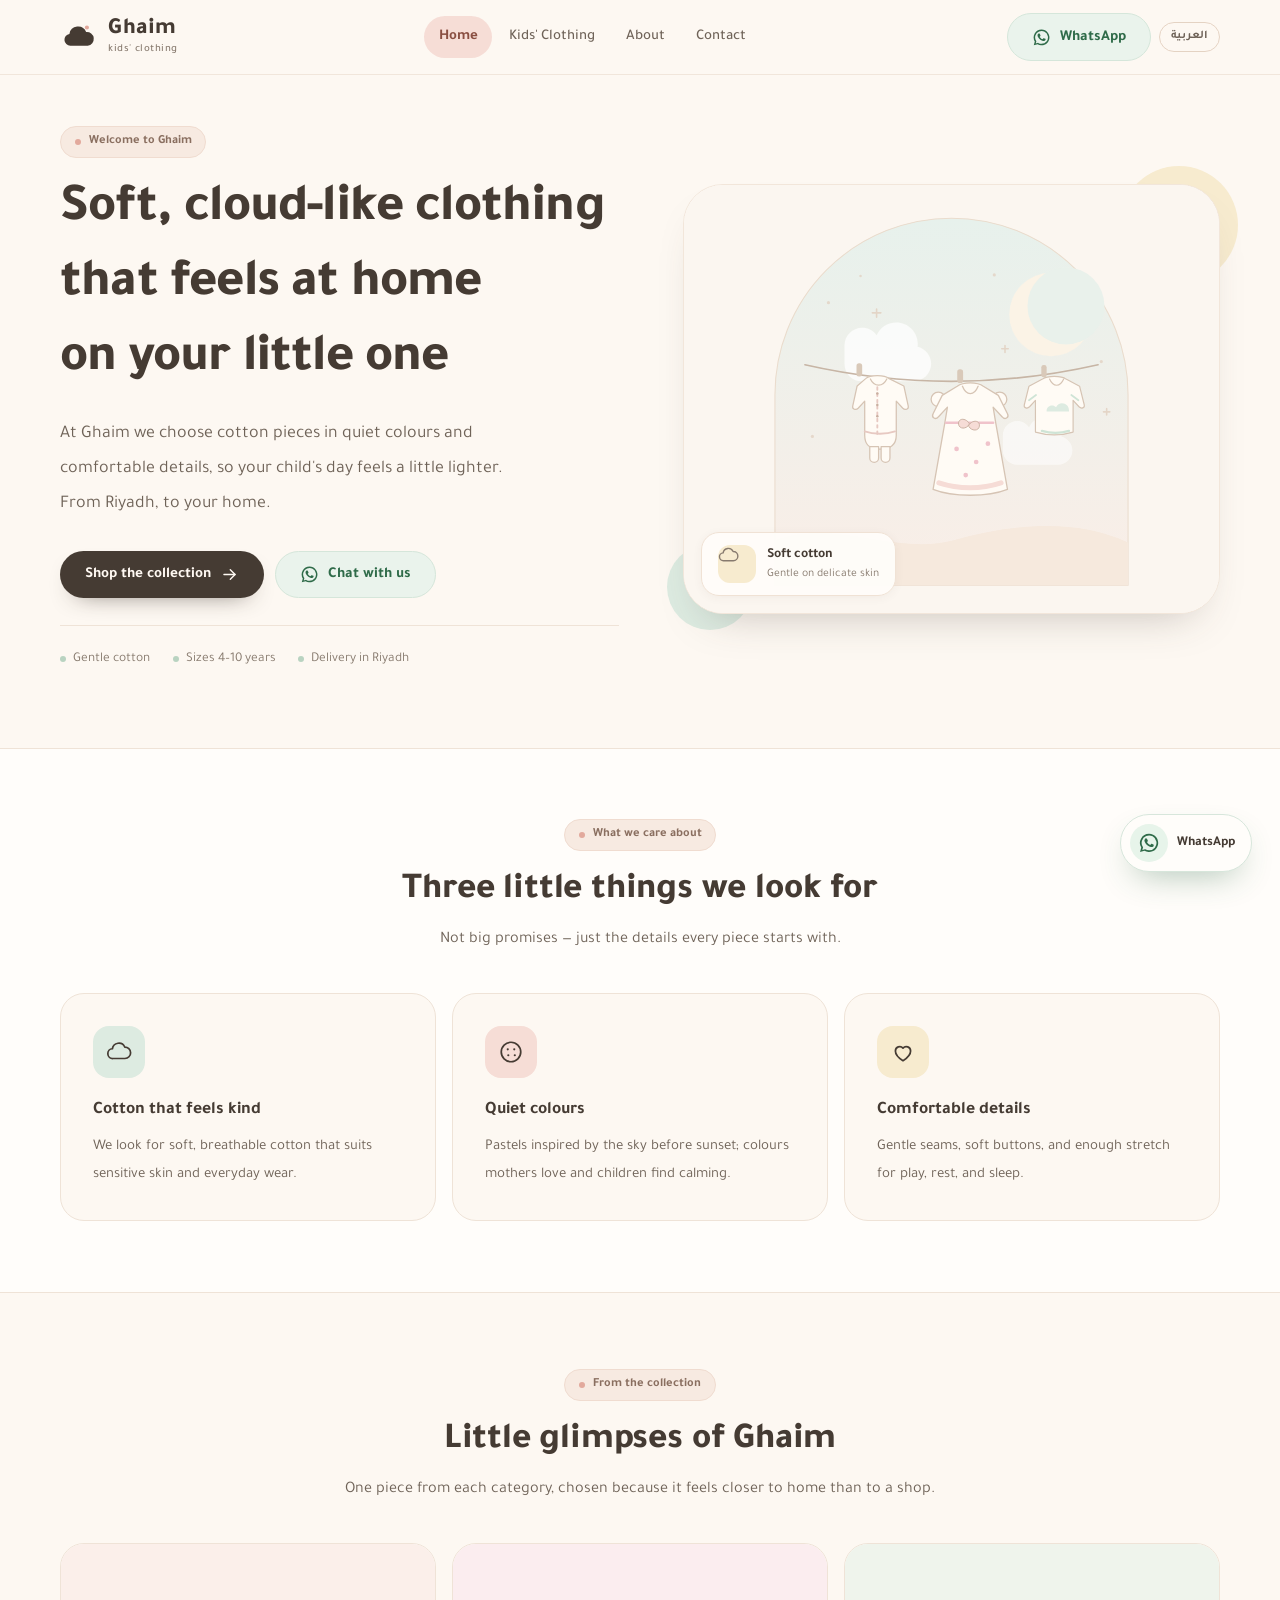
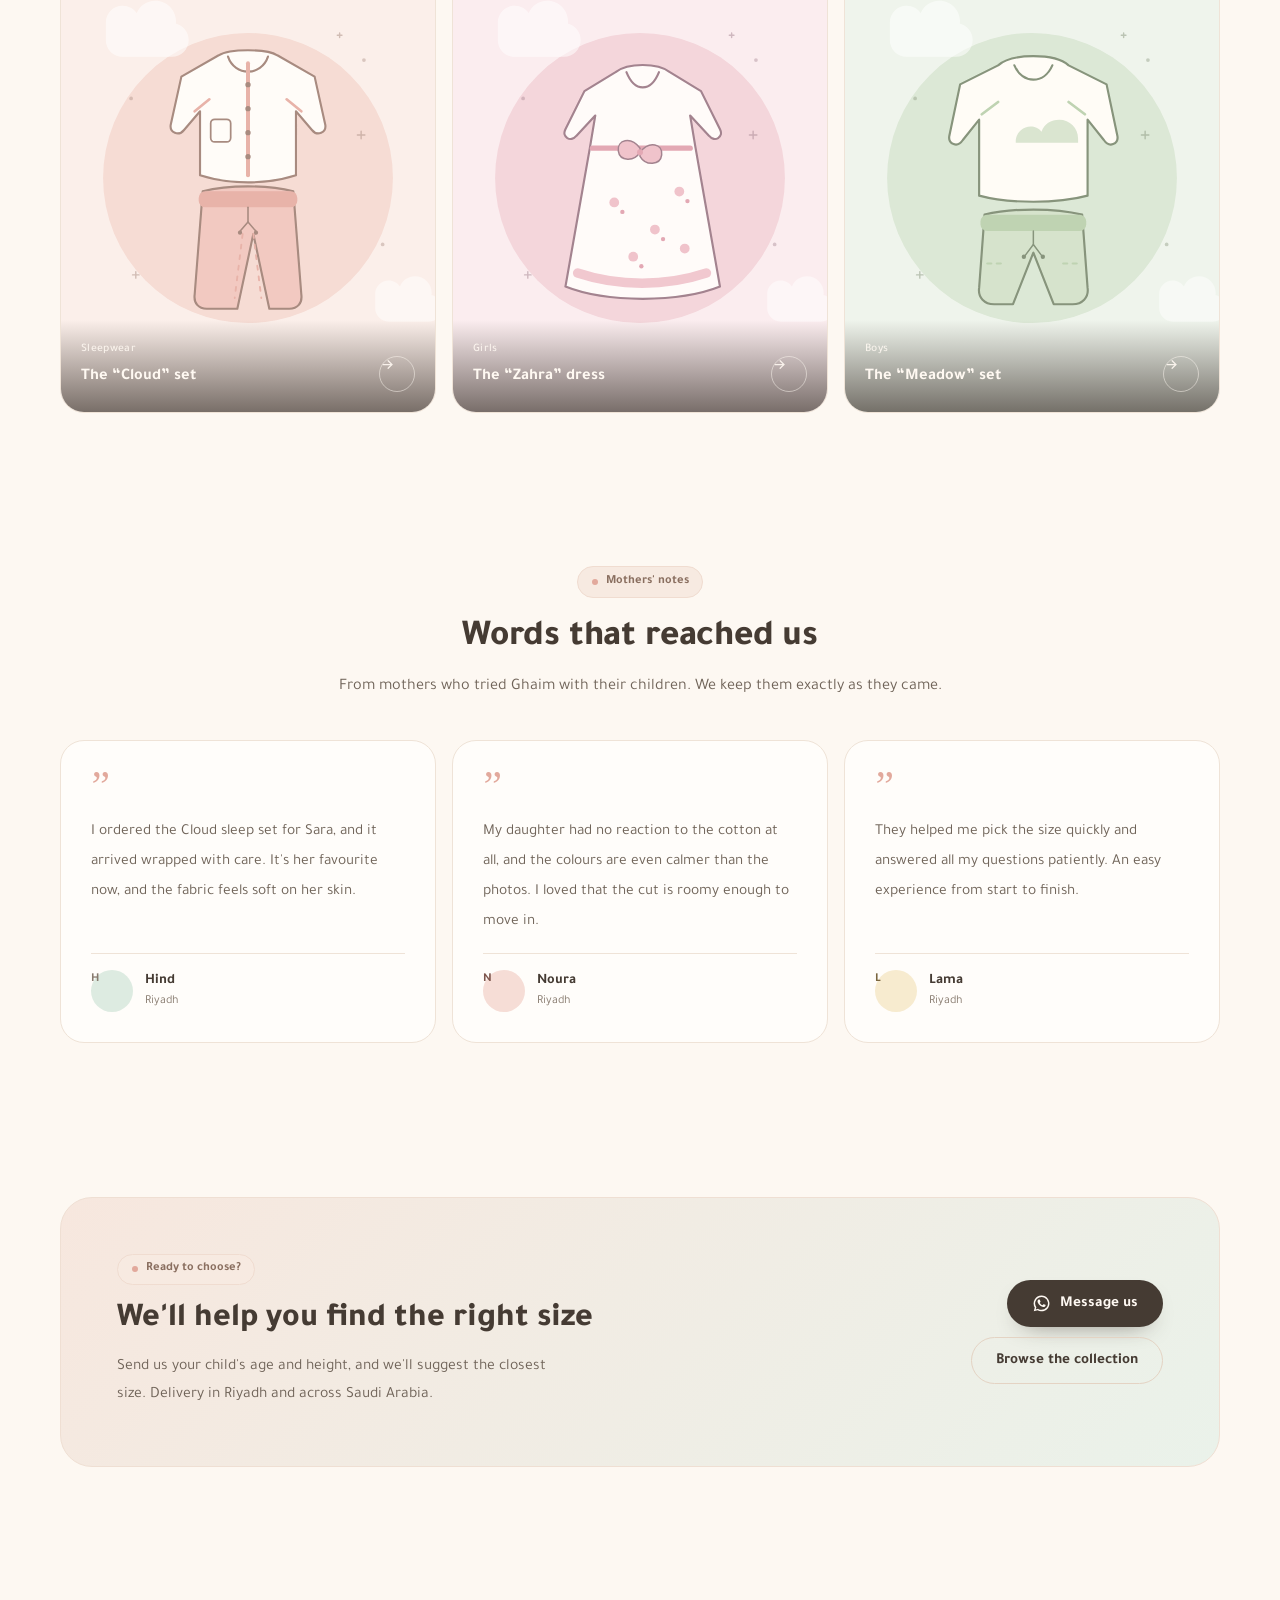
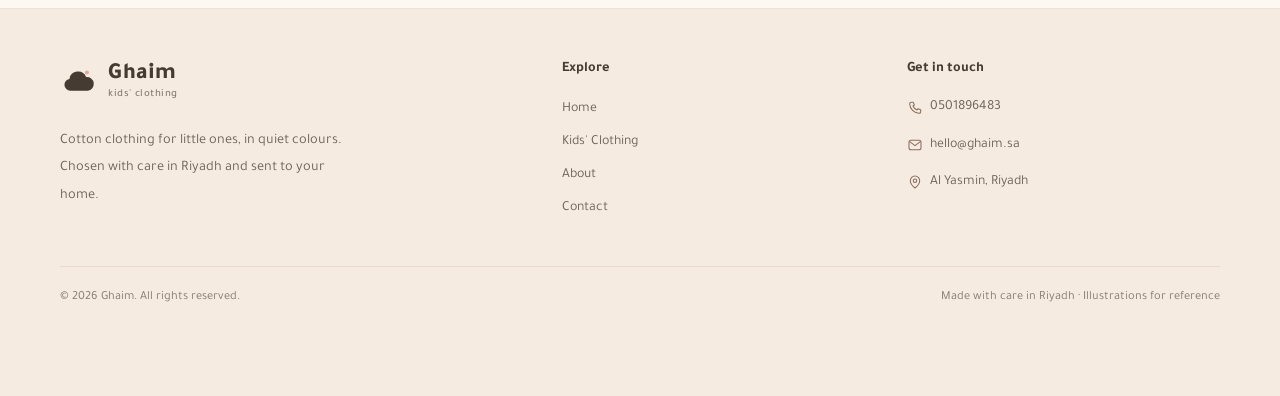
<file: en.html>
<!DOCTYPE html>
<html lang="en" dir="ltr">
<head>
  <meta charset="UTF-8">
  <meta name="viewport" content="width=device-width, initial-scale=1.0">
  <title>Ghaim — Cotton clothing for little ones in Riyadh</title>
  <meta name="description" content="Ghaim is a small kids' clothing label in Riyadh. Soft cotton, quiet pastel colours, and comfortable details for ages 4 to 10.">
  <link rel="icon" href="assets/favicon.svg" type="image/svg+xml">
  <link rel="alternate" hreflang="ar" href="index.html">
  <link rel="alternate" hreflang="en" href="en.html">
  <link rel="preconnect" href="https://fonts.googleapis.com">
  <link rel="preconnect" href="https://fonts.gstatic.com" crossorigin>
  <link href="https://fonts.googleapis.com/css2?family=Tajawal:wght@300;400;500;700;800&display=swap" rel="stylesheet">
  <link rel="stylesheet" href="style.css">
</head>
<body>
  <a class="skip-link" href="#main">Skip to content</a>

  <header class="site-header">
    <div class="container header-inner">
      <a class="brand" href="en.html" aria-label="Ghaim — home">
        <svg class="brand-mark" viewBox="0 0 48 48" aria-hidden="true">
          <path d="M13 35a7.5 7.5 0 0 1-1.1-14.9A11 11 0 0 1 33 17.8 7.6 7.6 0 0 1 35 35Z" fill="currentColor"/>
          <circle cx="34" cy="12" r="2.6" fill="#E2A99C"/>
        </svg>
        <span class="brand-text">
          <span class="brand-name">Ghaim</span>
          <span class="brand-tag">kids' clothing</span>
        </span>
      </a>

      <input class="nav-check" type="checkbox" id="nav-toggle" aria-label="Open navigation menu">
      <label class="nav-toggle" for="nav-toggle" aria-hidden="true">
        <span></span><span></span><span></span>
      </label>

      <nav class="site-nav" aria-label="Main navigation">
        <a href="en.html" class="is-active" aria-current="page">Home</a>
        <a href="clothes.html">Kids' Clothing</a>
        <a href="about.html">About</a>
        <a href="contact.html">Contact</a>
        <a class="nav-wa-mobile" href="https://wa.me/966501896483?text=Hello%20Ghaim%2C%20I%20would%20like%20to%20ask%20about%20your%20clothing" target="_blank" rel="noopener">
          <svg viewBox="0 0 24 24" aria-hidden="true"><path d="M12.04 2a9.9 9.9 0 0 0-8.5 15l-1.3 4.7 4.8-1.3A9.9 9.9 0 1 0 12.04 2Zm0 18a8.1 8.1 0 0 1-4.1-1.1l-.3-.2-2.9.8.8-2.8-.2-.3a8.1 8.1 0 1 1 6.7 3.6Z" fill="currentColor"/><path d="M8.6 6.9c-.2 0-.5.1-.7.4-.2.3-.9.9-.9 2.1s.9 2.4 1 2.6c.1.2 1.7 2.8 4.3 3.8 2.1.8 2.6.7 3 .6.5 0 1.5-.6 1.7-1.2.2-.6.2-1.1.2-1.2-.1-.1-.2-.2-.5-.3l-1.7-.8c-.2-.1-.4-.1-.6.1l-.8 1c-.1.2-.3.2-.5.1-.2-.1-1-.4-1.9-1.2-.7-.6-1.2-1.4-1.3-1.6-.1-.2 0-.4.1-.5l.4-.5c.1-.2.2-.3.3-.5.1-.2 0-.4 0-.5l-.8-1.8c-.2-.5-.4-.5-.5-.5h-.5Z" fill="currentColor"/></svg>
          Chat on WhatsApp
        </a>
      </nav>

      <a class="btn btn-wa-soft header-cta" href="https://wa.me/966501896483?text=Hello%20Ghaim%2C%20I%20would%20like%20to%20ask%20about%20your%20clothing" target="_blank" rel="noopener">
        <svg viewBox="0 0 24 24" aria-hidden="true"><path d="M12.04 2a9.9 9.9 0 0 0-8.5 15l-1.3 4.7 4.8-1.3A9.9 9.9 0 1 0 12.04 2Zm0 18a8.1 8.1 0 0 1-4.1-1.1l-.3-.2-2.9.8.8-2.8-.2-.3a8.1 8.1 0 1 1 6.7 3.6Z" fill="currentColor"/><path d="M8.6 6.9c-.2 0-.5.1-.7.4-.2.3-.9.9-.9 2.1s.9 2.4 1 2.6c.1.2 1.7 2.8 4.3 3.8 2.1.8 2.6.7 3 .6.5 0 1.5-.6 1.7-1.2.2-.6.2-1.1.2-1.2-.1-.1-.2-.2-.5-.3l-1.7-.8c-.2-.1-.4-.1-.6.1l-.8 1c-.1.2-.3.2-.5.1-.2-.1-1-.4-1.9-1.2-.7-.6-1.2-1.4-1.3-1.6-.1-.2 0-.4.1-.5l.4-.5c.1-.2.2-.3.3-.5.1-.2 0-.4 0-.5l-.8-1.8c-.2-.5-.4-.5-.5-.5h-.5Z" fill="currentColor"/></svg>
        WhatsApp
      </a>

      <a class="lang-switch" href="index.html" hreflang="ar" lang="ar" aria-label="التبديل إلى العربية">العربية</a>
    </div>
  </header>

  <main id="main">
    <!-- Welcome -->
    <section class="hero">
      <div class="container hero-grid">
        <div class="hero-copy">
          <span class="eyebrow">Welcome to Ghaim</span>
          <h1>Soft, cloud-like clothing that feels at home on your little one</h1>
          <p class="hero-lead">
            At Ghaim we choose cotton pieces in quiet colours and comfortable details,
            so your child's day feels a little lighter. From Riyadh, to your home.
          </p>
          <div class="hero-actions">
            <a class="btn btn-primary" href="clothes.html">
              Shop the collection
              <svg viewBox="0 0 24 24" fill="none" stroke="currentColor" stroke-width="1.8" stroke-linecap="round" stroke-linejoin="round" aria-hidden="true"><path d="M5 12h14"/><path d="m13 6 6 6-6 6"/></svg>
            </a>
            <a class="btn btn-wa-soft" href="https://wa.me/966501896483?text=Hello%20Ghaim%2C%20I%20would%20like%20to%20ask%20about%20your%20clothing" target="_blank" rel="noopener">
              <svg viewBox="0 0 24 24" aria-hidden="true"><path d="M12.04 2a9.9 9.9 0 0 0-8.5 15l-1.3 4.7 4.8-1.3A9.9 9.9 0 1 0 12.04 2Zm0 18a8.1 8.1 0 0 1-4.1-1.1l-.3-.2-2.9.8.8-2.8-.2-.3a8.1 8.1 0 1 1 6.7 3.6Z" fill="currentColor"/><path d="M8.6 6.9c-.2 0-.5.1-.7.4-.2.3-.9.9-.9 2.1s.9 2.4 1 2.6c.1.2 1.7 2.8 4.3 3.8 2.1.8 2.6.7 3 .6.5 0 1.5-.6 1.7-1.2.2-.6.2-1.1.2-1.2-.1-.1-.2-.2-.5-.3l-1.7-.8c-.2-.1-.4-.1-.6.1l-.8 1c-.1.2-.3.2-.5.1-.2-.1-1-.4-1.9-1.2-.7-.6-1.2-1.4-1.3-1.6-.1-.2 0-.4.1-.5l.4-.5c.1-.2.2-.3.3-.5.1-.2 0-.4 0-.5l-.8-1.8c-.2-.5-.4-.5-.5-.5h-.5Z" fill="currentColor"/></svg>
              Chat with us
            </a>
          </div>
          <ul class="hero-meta">
            <li>Gentle cotton</li>
            <li>Sizes 4–10 years</li>
            <li>Delivery in Riyadh</li>
          </ul>
        </div>

        <div class="hero-art">
          <img src="assets/hero.svg" alt="Illustration of cotton children's clothes hanging on a line in pastel colours, with clouds and a crescent moon" width="1000" height="800">
          <div class="hero-note">
            <span class="hero-note-icon">
              <svg viewBox="0 0 24 24" fill="none" stroke="currentColor" stroke-width="1.6" stroke-linecap="round" stroke-linejoin="round" aria-hidden="true"><path d="M6.5 18a4.5 4.5 0 0 1-.6-9 6 6 0 0 1 11.4-1.6A4 4 0 0 1 17.5 18Z"/></svg>
            </span>
            <div>
              <strong>Soft cotton</strong>
              <span>Gentle on delicate skin</span>
            </div>
          </div>
        </div>
      </div>
    </section>

    <!-- Three features -->
    <section class="features-band" aria-labelledby="features-title">
      <div class="container">
        <div class="section-head is-center">
          <span class="eyebrow">What we care about</span>
          <h2 id="features-title">Three little things we look for</h2>
          <p>Not big promises — just the details every piece starts with.</p>
        </div>

        <div class="feature-grid">
          <article class="feature-card">
            <div class="feature-icon">
              <svg viewBox="0 0 24 24" fill="none" stroke="currentColor" stroke-width="1.6" stroke-linecap="round" stroke-linejoin="round" aria-hidden="true"><path d="M6.5 18a4.5 4.5 0 0 1-.6-9 6 6 0 0 1 11.4-1.6A4 4 0 0 1 17.5 18Z"/></svg>
            </div>
            <h3>Cotton that feels kind</h3>
            <p>We look for soft, breathable cotton that suits sensitive skin and everyday wear.</p>
          </article>

          <article class="feature-card">
            <div class="feature-icon">
              <svg viewBox="0 0 24 24" fill="none" stroke="currentColor" stroke-width="1.6" stroke-linecap="round" stroke-linejoin="round" aria-hidden="true"><circle cx="12" cy="12" r="9"/><circle cx="9" cy="9.5" r="1" fill="currentColor" stroke="none"/><circle cx="15" cy="9.5" r="1" fill="currentColor" stroke="none"/><circle cx="9.5" cy="15" r="1" fill="currentColor" stroke="none"/><circle cx="15.5" cy="15" r="1" fill="currentColor" stroke="none"/></svg>
            </div>
            <h3>Quiet colours</h3>
            <p>Pastels inspired by the sky before sunset; colours mothers love and children find calming.</p>
          </article>

          <article class="feature-card">
            <div class="feature-icon">
              <svg viewBox="0 0 24 24" fill="none" stroke="currentColor" stroke-width="1.6" stroke-linecap="round" stroke-linejoin="round" aria-hidden="true"><path d="M12 20s-7-4.4-7-9a4 4 0 0 1 7-2.6A4 4 0 0 1 19 11c0 4.6-7 9-7 9Z"/></svg>
            </div>
            <h3>Comfortable details</h3>
            <p>Gentle seams, soft buttons, and enough stretch for play, rest, and sleep.</p>
          </article>
        </div>
      </div>
    </section>

    <!-- Gallery -->
    <section class="section" aria-labelledby="gallery-title">
      <div class="container">
        <div class="section-head is-center">
          <span class="eyebrow">From the collection</span>
          <h2 id="gallery-title">Little glimpses of Ghaim</h2>
          <p>One piece from each category, chosen because it feels closer to home than to a shop.</p>
        </div>

        <div class="gallery-grid">
          <a class="gallery-card" href="clothes.html#pajamas">
            <img src="assets/pajama-blush.svg" alt="Cotton sleep set in soft blush pink" width="800" height="1000" loading="lazy">
            <div class="gallery-caption">
              <div>
                <span>Sleepwear</span>
                <strong>The “Cloud” set</strong>
              </div>
              <span class="gallery-arrow">
                <svg viewBox="0 0 24 24" fill="none" stroke="currentColor" stroke-width="2" stroke-linecap="round" stroke-linejoin="round" aria-hidden="true"><path d="M5 12h14"/><path d="m13 6 6 6-6 6"/></svg>
              </span>
            </div>
          </a>

          <a class="gallery-card" href="clothes.html#girls">
            <img src="assets/dress-rose.svg" alt="Soft rose cotton dress with short sleeves" width="800" height="1000" loading="lazy">
            <div class="gallery-caption">
              <div>
                <span>Girls</span>
                <strong>The “Zahra” dress</strong>
              </div>
              <span class="gallery-arrow">
                <svg viewBox="0 0 24 24" fill="none" stroke="currentColor" stroke-width="2" stroke-linecap="round" stroke-linejoin="round" aria-hidden="true"><path d="M5 12h14"/><path d="m13 6 6 6-6 6"/></svg>
              </span>
            </div>
          </a>

          <a class="gallery-card" href="clothes.html#boys">
            <img src="assets/boys-sage.svg" alt="Sage green cotton set for boys" width="800" height="1000" loading="lazy">
            <div class="gallery-caption">
              <div>
                <span>Boys</span>
                <strong>The “Meadow” set</strong>
              </div>
              <span class="gallery-arrow">
                <svg viewBox="0 0 24 24" fill="none" stroke="currentColor" stroke-width="2" stroke-linecap="round" stroke-linejoin="round" aria-hidden="true"><path d="M5 12h14"/><path d="m13 6 6 6-6 6"/></svg>
              </span>
            </div>
          </a>
        </div>
      </div>
    </section>

    <!-- Testimonials -->
    <section class="section" aria-labelledby="reviews-title">
      <div class="container">
        <div class="section-head is-center">
          <span class="eyebrow">Mothers' notes</span>
          <h2 id="reviews-title">Words that reached us</h2>
          <p>From mothers who tried Ghaim with their children. We keep them exactly as they came.</p>
        </div>

        <div class="testimonial-grid">
          <figure class="quote-card">
            <div class="quote-mark" aria-hidden="true">”</div>
            <blockquote>
              <p>I ordered the Cloud sleep set for Sara, and it arrived wrapped with care. It's her favourite now, and the fabric feels soft on her skin.</p>
            </blockquote>
            <figcaption>
              <span class="avatar" aria-hidden="true">H</span>
              <div>
                <strong>Hind</strong>
                <span>Riyadh</span>
              </div>
            </figcaption>
          </figure>

          <figure class="quote-card">
            <div class="quote-mark" aria-hidden="true">”</div>
            <blockquote>
              <p>My daughter had no reaction to the cotton at all, and the colours are even calmer than the photos. I loved that the cut is roomy enough to move in.</p>
            </blockquote>
            <figcaption>
              <span class="avatar" aria-hidden="true">N</span>
              <div>
                <strong>Noura</strong>
                <span>Riyadh</span>
              </div>
            </figcaption>
          </figure>

          <figure class="quote-card">
            <div class="quote-mark" aria-hidden="true">”</div>
            <blockquote>
              <p>They helped me pick the size quickly and answered all my questions patiently. An easy experience from start to finish.</p>
            </blockquote>
            <figcaption>
              <span class="avatar" aria-hidden="true">L</span>
              <div>
                <strong>Lama</strong>
                <span>Riyadh</span>
              </div>
            </figcaption>
          </figure>
        </div>
      </div>
    </section>

    <section class="section">
      <div class="container">
        <div class="cta-band">
          <div>
            <span class="eyebrow">Ready to choose?</span>
            <h2>We'll help you find the right size</h2>
            <p>Send us your child's age and height, and we'll suggest the closest size. Delivery in Riyadh and across Saudi Arabia.</p>
          </div>
          <div class="cta-actions">
            <a class="btn btn-primary" href="https://wa.me/966501896483?text=Hello%20Ghaim%2C%20I%20need%20help%20choosing%20a%20size" target="_blank" rel="noopener">
              <svg viewBox="0 0 24 24" aria-hidden="true"><path d="M12.04 2a9.9 9.9 0 0 0-8.5 15l-1.3 4.7 4.8-1.3A9.9 9.9 0 1 0 12.04 2Zm0 18a8.1 8.1 0 0 1-4.1-1.1l-.3-.2-2.9.8.8-2.8-.2-.3a8.1 8.1 0 1 1 6.7 3.6Z" fill="currentColor"/><path d="M8.6 6.9c-.2 0-.5.1-.7.4-.2.3-.9.9-.9 2.1s.9 2.4 1 2.6c.1.2 1.7 2.8 4.3 3.8 2.1.8 2.6.7 3 .6.5 0 1.5-.6 1.7-1.2.2-.6.2-1.1.2-1.2-.1-.1-.2-.2-.5-.3l-1.7-.8c-.2-.1-.4-.1-.6.1l-.8 1c-.1.2-.3.2-.5.1-.2-.1-1-.4-1.9-1.2-.7-.6-1.2-1.4-1.3-1.6-.1-.2 0-.4.1-.5l.4-.5c.1-.2.2-.3.3-.5.1-.2 0-.4 0-.5l-.8-1.8c-.2-.5-.4-.5-.5-.5h-.5Z" fill="currentColor"/></svg>
              Message us
            </a>
            <a class="btn btn-ghost" href="clothes.html">Browse the collection</a>
          </div>
        </div>
      </div>
    </section>
  </main>

  <footer class="site-footer">
    <div class="container">
      <div class="footer-grid">
        <div class="footer-brand">
          <a class="brand" href="en.html" aria-label="Ghaim — home">
            <svg class="brand-mark" viewBox="0 0 48 48" aria-hidden="true">
              <path d="M13 35a7.5 7.5 0 0 1-1.1-14.9A11 11 0 0 1 33 17.8 7.6 7.6 0 0 1 35 35Z" fill="currentColor"/>
              <circle cx="34" cy="12" r="2.6" fill="#E2A99C"/>
            </svg>
            <span class="brand-text">
              <span class="brand-name">Ghaim</span>
              <span class="brand-tag">kids' clothing</span>
            </span>
          </a>
          <p>Cotton clothing for little ones, in quiet colours. Chosen with care in Riyadh and sent to your home.</p>
        </div>

        <div>
          <h2 class="footer-heading">Explore</h2>
          <ul class="footer-links">
            <li><a href="en.html">Home</a></li>
            <li><a href="clothes.html">Kids' Clothing</a></li>
            <li><a href="about.html">About</a></li>
            <li><a href="contact.html">Contact</a></li>
          </ul>
        </div>

        <div>
          <h2 class="footer-heading">Get in touch</h2>
          <ul class="footer-contact">
            <li>
              <a href="tel:+966501896483">
                <svg viewBox="0 0 24 24" fill="none" stroke="currentColor" stroke-width="1.6" stroke-linecap="round" stroke-linejoin="round" aria-hidden="true"><path d="M6.5 3.5h3l1.5 4-2 1.5a12 12 0 0 0 6 6l1.5-2 4 1.5v3A2.5 2.5 0 0 1 18 20 15 15 0 0 1 4 6a2.5 2.5 0 0 1 2.5-2.5Z"/></svg>
                <span dir="ltr">0501896483</span>
              </a>
            </li>
            <li>
              <a href="mailto:hello@ghaim.sa">
                <svg viewBox="0 0 24 24" fill="none" stroke="currentColor" stroke-width="1.6" stroke-linecap="round" stroke-linejoin="round" aria-hidden="true"><rect x="3" y="5" width="18" height="14" rx="3"/><path d="m4 7 8 6 8-6"/></svg>
                <span dir="ltr">hello@ghaim.sa</span>
              </a>
            </li>
            <li>
              <span>
                <svg viewBox="0 0 24 24" fill="none" stroke="currentColor" stroke-width="1.6" stroke-linecap="round" stroke-linejoin="round" aria-hidden="true"><path d="M12 21s7-5.6 7-11a7 7 0 0 0-14 0c0 5.4 7 11 7 11Z"/><circle cx="12" cy="10" r="2.6"/></svg>
                Al Yasmin, Riyadh
              </span>
            </li>
          </ul>
        </div>
      </div>

      <div class="footer-bottom">
        <span>© 2026 Ghaim. All rights reserved.</span>
        <span>Made with care in Riyadh · Illustrations for reference</span>
      </div>
    </div>
  </footer>

  <a class="wa-float" href="https://wa.me/966501896483?text=Hello%20Ghaim%2C%20I%20would%20like%20to%20ask%20about%20your%20clothing" target="_blank" rel="noopener" aria-label="Chat with us on WhatsApp">
    <span class="wa-float-icon">
      <svg viewBox="0 0 24 24" aria-hidden="true"><path d="M12.04 2a9.9 9.9 0 0 0-8.5 15l-1.3 4.7 4.8-1.3A9.9 9.9 0 1 0 12.04 2Zm0 18a8.1 8.1 0 0 1-4.1-1.1l-.3-.2-2.9.8.8-2.8-.2-.3a8.1 8.1 0 1 1 6.7 3.6Z" fill="currentColor"/><path d="M8.6 6.9c-.2 0-.5.1-.7.4-.2.3-.9.9-.9 2.1s.9 2.4 1 2.6c.1.2 1.7 2.8 4.3 3.8 2.1.8 2.6.7 3 .6.5 0 1.5-.6 1.7-1.2.2-.6.2-1.1.2-1.2-.1-.1-.2-.2-.5-.3l-1.7-.8c-.2-.1-.4-.1-.6.1l-.8 1c-.1.2-.3.2-.5.1-.2-.1-1-.4-1.9-1.2-.7-.6-1.2-1.4-1.3-1.6-.1-.2 0-.4.1-.5l.4-.5c.1-.2.2-.3.3-.5.1-.2 0-.4 0-.5l-.8-1.8c-.2-.5-.4-.5-.5-.5h-.5Z" fill="currentColor"/></svg>
    </span>
    <span class="wa-float-label">WhatsApp</span>
  </a>
</body>
</html>
</file>
<file: style.css>
/* ==========================================================================
   غيم — ملابس أطفال
   Shared stylesheet · RTL · logical properties
   ========================================================================== */

:root {
  --cream: #fdf8f2;
  --paper: #fffdfa;
  --ink: #453b33;
  --ink-soft: #6f6358;
  --muted: #877a6e;
  --line: #efe3d7;
  --line-strong: #e4d3c3;

  --blush: #f6ddd6;
  --blush-deep: #e2a99c;
  --mint: #ddebe1;
  --mint-deep: #b9d3c1;
  --sky: #dce8f0;
  --butter: #f7ebcf;
  --peach: #f3d8c6;
  --wa: #2f6b49;
  --wa-soft: #eaf3ec;

  --radius-lg: 32px;
  --radius-md: 24px;
  --radius-sm: 16px;

  --shadow-sm: 0 2px 10px rgba(69, 59, 51, 0.05);
  --shadow-md: 0 22px 45px -26px rgba(69, 59, 51, 0.35);

  --max: 1160px;
  --header-h: 74px;

  --font: "Tajawal", system-ui, -apple-system, "Segoe UI", sans-serif;
}

/* --------------------------------------------------------------------------
   Base
   -------------------------------------------------------------------------- */

*,
*::before,
*::after {
  box-sizing: border-box;
}

html {
  scroll-behavior: smooth;
  scroll-padding-block-start: calc(var(--header-h) + 1.5rem);
}

body {
  margin: 0;
  background: var(--cream);
  color: var(--ink);
  font-family: var(--font);
  font-size: 1rem;
  line-height: 1.8;
  -webkit-font-smoothing: antialiased;
  text-rendering: optimizeLegibility;
}

h1,
h2,
h3,
h4,
p,
figure,
blockquote,
dl,
dd {
  margin: 0;
}

ul,
ol {
  margin: 0;
  padding: 0;
  list-style: none;
}

img,
svg {
  display: block;
  max-inline-size: 100%;
}

img {
  block-size: auto;
}

a {
  color: inherit;
  text-decoration: none;
}

button,
input,
summary {
  font: inherit;
  color: inherit;
}

::selection {
  background: var(--blush);
  color: var(--ink);
}

:focus-visible {
  outline: 2px solid #a97e67;
  outline-offset: 3px;
  border-radius: 8px;
}

.container {
  inline-size: min(100% - 2.5rem, var(--max));
  margin-inline: auto;
}

.skip-link {
  position: fixed;
  inset-block-start: 0.75rem;
  inset-inline-start: 0.75rem;
  z-index: 200;
  padding: 0.6rem 1.1rem;
  border-radius: 999px;
  background: var(--ink);
  color: #fff9f3;
  font-size: 0.85rem;
  font-weight: 700;
  transform: translateY(-180%);
  transition: transform 0.2s ease;
}

.skip-link:focus-visible {
  transform: translateY(0);
}

/* --------------------------------------------------------------------------
   Header & navigation
   -------------------------------------------------------------------------- */

.site-header {
  position: sticky;
  inset-block-start: 0;
  z-index: 60;
  background: rgba(253, 248, 242, 0.9);
  border-block-end: 1px solid rgba(239, 227, 215, 0.85);
  backdrop-filter: blur(14px);
  -webkit-backdrop-filter: blur(14px);
}

.header-inner {
  display: flex;
  align-items: center;
  gap: 0.5rem;
  min-block-size: var(--header-h);
}

.brand {
  display: inline-flex;
  align-items: center;
  gap: 0.65rem;
  flex-shrink: 0;
  padding-block: 0.35rem;
}

.brand-mark {
  inline-size: 38px;
  block-size: 38px;
  color: var(--ink);
}

.brand-text {
  display: flex;
  flex-direction: column;
  line-height: 1.15;
}

.brand-name {
  font-size: 1.45rem;
  font-weight: 800;
  letter-spacing: 0.01em;
}

.brand-tag {
  font-size: 0.68rem;
  font-weight: 500;
  color: var(--muted);
  letter-spacing: 0.04em;
}

.site-nav {
  display: flex;
  align-items: center;
  gap: 0.15rem;
  margin-inline: auto;
}

.site-nav > a {
  padding: 0.48rem 0.9rem;
  border-radius: 999px;
  color: var(--ink-soft);
  font-size: 0.93rem;
  font-weight: 500;
  transition: background 0.2s ease, color 0.2s ease;
}

.site-nav > a:hover {
  background: #f7ece2;
  color: var(--ink);
}

.site-nav > a.is-active {
  background: var(--blush);
  color: #8a4f42;
  font-weight: 700;
}

.nav-wa-mobile {
  display: none;
}

.header-cta {
  flex-shrink: 0;
  padding: 0.55rem 1rem;
  font-size: 0.85rem;
}

.header-cta svg {
  inline-size: 17px;
  block-size: 17px;
}

.lang-switch {
  display: inline-flex;
  align-items: center;
  justify-content: center;
  flex-shrink: 0;
  min-inline-size: 42px;
  padding: 0.35rem 0.68rem;
  border: 1px solid var(--line-strong);
  border-radius: 999px;
  color: var(--ink-soft);
  font-size: 0.73rem;
  font-weight: 700;
  line-height: 1.5;
  transition: background 0.2s ease, color 0.2s ease;
}

.lang-switch:hover {
  background: #f7ece2;
  color: var(--ink);
}

.nav-check {
  position: absolute;
  inline-size: 1px;
  block-size: 1px;
  opacity: 0;
  overflow: hidden;
  clip-path: inset(50%);
  margin: 0;
}

.nav-toggle {
  display: none;
  inline-size: 44px;
  block-size: 44px;
  border: 1px solid var(--line-strong);
  border-radius: 13px;
  cursor: pointer;
  flex-direction: column;
  align-items: center;
  justify-content: center;
  gap: 5px;
  flex-shrink: 0;
  transition: background 0.2s ease;
}

.nav-toggle:hover {
  background: #f7ece2;
}

.nav-toggle span {
  display: block;
  inline-size: 19px;
  block-size: 2px;
  border-radius: 2px;
  background: var(--ink);
  transition: transform 0.25s ease, opacity 0.2s ease;
}

.nav-check:checked ~ .nav-toggle span:nth-child(1) {
  transform: translateY(7px) rotate(45deg);
}

.nav-check:checked ~ .nav-toggle span:nth-child(2) {
  opacity: 0;
}

.nav-check:checked ~ .nav-toggle span:nth-child(3) {
  transform: translateY(-7px) rotate(-45deg);
}

.nav-check:focus-visible ~ .nav-toggle {
  outline: 2px solid #a97e67;
  outline-offset: 3px;
}

/* --------------------------------------------------------------------------
   Buttons & small elements
   -------------------------------------------------------------------------- */

.btn {
  display: inline-flex;
  align-items: center;
  justify-content: center;
  gap: 0.55rem;
  padding: 0.82rem 1.5rem;
  border: 1px solid transparent;
  border-radius: 999px;
  font-size: 0.95rem;
  font-weight: 700;
  line-height: 1.25;
  cursor: pointer;
  transition: background 0.2s ease, border-color 0.2s ease,
    transform 0.2s ease, box-shadow 0.2s ease;
}

.btn svg {
  inline-size: 19px;
  block-size: 19px;
  flex-shrink: 0;
}

.btn:hover {
  transform: translateY(-1px);
}

.btn-primary {
  background: var(--ink);
  color: #fff9f3;
  box-shadow: 0 10px 24px -16px rgba(69, 59, 51, 0.9);
}

.btn-primary:hover {
  background: #5a4c40;
}

.btn-ghost {
  background: transparent;
  border-color: var(--line-strong);
  color: var(--ink);
}

.btn-ghost:hover {
  background: var(--paper);
  border-color: #d3c0af;
}

.btn-wa {
  background: var(--wa);
  color: #fff;
}

.btn-wa:hover {
  background: #275a3d;
}

.btn-wa-soft {
  background: var(--wa-soft);
  border-color: #d5e6da;
  color: var(--wa);
}

.btn-wa-soft:hover {
  background: #dfeee3;
  border-color: #c3dccb;
}

.eyebrow {
  display: inline-flex;
  align-items: center;
  gap: 0.5rem;
  padding: 0.3rem 0.85rem;
  border: 1px solid #f0dcd0;
  border-radius: 999px;
  background: #f7eae1;
  color: #8a6f60;
  font-size: 0.78rem;
  font-weight: 700;
  line-height: 1.6;
}

.eyebrow::before {
  content: "";
  inline-size: 6px;
  block-size: 6px;
  border-radius: 50%;
  background: var(--blush-deep);
}

.text-link {
  display: inline-flex;
  align-items: center;
  gap: 0.35rem;
  font-size: 0.85rem;
  font-weight: 700;
  color: var(--wa);
  transition: opacity 0.2s ease;
}

.text-link:hover {
  opacity: 0.75;
}

/* --------------------------------------------------------------------------
   Sections
   -------------------------------------------------------------------------- */

.section {
  padding-block: clamp(3rem, 6vw, 5rem);
}

.section-tight {
  padding-block-start: 0;
}

.section-head {
  max-inline-size: 640px;
  margin-block-end: clamp(1.8rem, 3vw, 2.6rem);
}

.section-head.is-center {
  margin-inline: auto;
  text-align: center;
}

.section-head h2 {
  margin-block: 0.85rem 0.5rem;
  font-size: clamp(1.6rem, 3vw, 2.3rem);
  font-weight: 800;
  line-height: 1.45;
  letter-spacing: -0.005em;
}

.section-head p {
  color: var(--ink-soft);
  font-size: 1.01rem;
}

/* --------------------------------------------------------------------------
   Hero
   -------------------------------------------------------------------------- */

.hero {
  padding-block: clamp(1.75rem, 4vw, 3.5rem) clamp(3rem, 6vw, 5rem);
}

.hero-grid {
  display: grid;
  grid-template-columns: 1.02fr 0.98fr;
  gap: clamp(2rem, 5vw, 4.5rem);
  align-items: center;
}

.hero-copy h1 {
  margin-block: 1rem 1.1rem;
  font-size: clamp(2rem, 4.2vw, 3.4rem);
  font-weight: 800;
  line-height: 1.4;
  letter-spacing: -0.015em;
  text-wrap: balance;
}

.hero-copy h1 .mark {
  display: inline-block;
  padding-inline: 0.14em;
  border-radius: 12px;
  background: var(--blush);
  color: var(--ink);
}

.hero-lead {
  max-inline-size: 47ch;
  color: var(--ink-soft);
  font-size: clamp(1rem, 1.5vw, 1.12rem);
  line-height: 1.95;
}

.hero-actions {
  display: flex;
  flex-wrap: wrap;
  gap: 0.7rem;
  margin-block-start: 1.8rem;
}

.hero-meta {
  display: flex;
  flex-wrap: wrap;
  gap: 0.45rem 1.4rem;
  margin-block-start: 1.7rem;
  padding-block-start: 1.3rem;
  border-block-start: 1px solid var(--line);
  color: var(--muted);
  font-size: 0.84rem;
}

.hero-meta li {
  display: flex;
  align-items: center;
  gap: 0.45rem;
}

.hero-meta li::before {
  content: "";
  inline-size: 6px;
  block-size: 6px;
  border-radius: 50%;
  background: var(--mint-deep);
}

.hero-art {
  position: relative;
  isolation: isolate;
}

.hero-art::before {
  content: "";
  position: absolute;
  inset-block-start: -18px;
  inset-inline-end: -18px;
  z-index: -1;
  inline-size: 118px;
  block-size: 118px;
  border-radius: 50%;
  background: var(--butter);
}

.hero-art::after {
  content: "";
  position: absolute;
  inset-block-end: -16px;
  inset-inline-start: -16px;
  z-index: -1;
  inline-size: 86px;
  block-size: 86px;
  border-radius: 50%;
  background: var(--mint);
}

.hero-art > img {
  inline-size: 100%;
  border: 1px solid #f2e6da;
  border-radius: clamp(24px, 3.5vw, 40px);
  background: var(--paper);
  box-shadow: var(--shadow-md);
}

.hero-note {
  position: absolute;
  inset-block-end: 1.1rem;
  inset-inline-start: 1.1rem;
  display: flex;
  align-items: center;
  gap: 0.7rem;
  padding: 0.75rem 1rem;
  border: 1px solid #f0e2d5;
  border-radius: 18px;
  background: rgba(255, 253, 250, 0.95);
  box-shadow: var(--shadow-sm);
  animation: floaty 6s ease-in-out infinite;
}

.hero-note-icon {
  display: grid;
  place-items: center;
  inline-size: 38px;
  block-size: 38px;
  border-radius: 12px;
  background: var(--butter);
  color: #8a6f4a;
}

.hero-note-icon svg {
  inline-size: 21px;
  block-size: 21px;
}

.hero-note strong {
  display: block;
  font-size: 0.86rem;
  line-height: 1.5;
}

.hero-note span {
  display: block;
  color: var(--muted);
  font-size: 0.73rem;
  line-height: 1.5;
}

@keyframes floaty {
  0%,
  100% {
    transform: translateY(0);
  }
  50% {
    transform: translateY(-7px);
  }
}

/* --------------------------------------------------------------------------
   Features
   -------------------------------------------------------------------------- */

.features-band {
  padding-block: clamp(2.75rem, 5.5vw, 4.5rem);
  border-block: 1px solid var(--line);
  background: var(--paper);
}

.feature-grid {
  display: grid;
  grid-template-columns: repeat(auto-fit, minmax(250px, 1fr));
  gap: 1rem;
}

.feature-card {
  padding: clamp(1.4rem, 2.6vw, 2rem);
  border: 1px solid var(--line);
  border-radius: var(--radius-md);
  background: var(--cream);
}

.feature-icon {
  display: grid;
  place-items: center;
  inline-size: 52px;
  block-size: 52px;
  margin-block-end: 1.05rem;
  border-radius: 16px;
  color: var(--ink);
}

.feature-icon svg {
  inline-size: 26px;
  block-size: 26px;
}

.feature-card:nth-child(1) .feature-icon {
  background: var(--mint);
}

.feature-card:nth-child(2) .feature-icon {
  background: var(--blush);
}

.feature-card:nth-child(3) .feature-icon {
  background: var(--butter);
}

.feature-card h3 {
  margin-block-end: 0.4rem;
  font-size: 1.1rem;
  font-weight: 700;
}

.feature-card p {
  color: var(--ink-soft);
  font-size: 0.93rem;
  line-height: 1.85;
}

/* --------------------------------------------------------------------------
   Cotton band
   -------------------------------------------------------------------------- */

.cotton-band {
  padding-block: clamp(0.5rem, 2vw, 1rem) 0;
}

.cotton-inner {
  display: grid;
  grid-template-columns: 0.78fr 1.22fr;
  align-items: center;
  gap: clamp(1.5rem, 4vw, 3rem);
  padding: clamp(1rem, 2.5vw, 1.6rem);
  border: 1px solid var(--line);
  border-radius: var(--radius-lg);
  background: linear-gradient(135deg, #fbf6f0, #f4ece2);
}

.cotton-media {
  overflow: hidden;
  inline-size: 100%;
  max-inline-size: 420px;
  margin-inline: auto;
  border-radius: var(--radius-md);
}

.cotton-media img {
  display: block;
  inline-size: 100%;
  aspect-ratio: 1 / 1;
  object-fit: cover;
}

.cotton-copy {
  max-inline-size: 46ch;
}

.cotton-copy h2 {
  margin-block: 0.55rem 0.7rem;
  font-size: clamp(1.45rem, 2.6vw, 2.1rem);
  font-weight: 800;
  line-height: 1.55;
  letter-spacing: -0.01em;
}

.cotton-copy p {
  color: var(--ink-soft);
  font-size: 0.96rem;
  line-height: 2;
}

/* --------------------------------------------------------------------------
   Gallery
   -------------------------------------------------------------------------- */

.gallery-grid {
  display: grid;
  grid-template-columns: repeat(auto-fit, minmax(230px, 1fr));
  gap: 1rem;
}

.gallery-card {
  position: relative;
  overflow: hidden;
  border: 1px solid var(--line);
  border-radius: var(--radius-md);
  background: var(--paper);
}

.gallery-card img {
  inline-size: 100%;
  aspect-ratio: 4 / 5;
  object-fit: cover;
  transition: transform 0.6s ease;
}

.gallery-card:hover img {
  transform: scale(1.035);
}

.gallery-caption {
  position: absolute;
  inset-inline: 0;
  inset-block-end: 0;
  display: flex;
  align-items: flex-end;
  justify-content: space-between;
  gap: 0.85rem;
  padding: 1.25rem;
  background: linear-gradient(
    to top,
    rgba(53, 44, 37, 0.66),
    rgba(53, 44, 37, 0)
  );
  color: #fff9f2;
}

.gallery-caption span {
  display: block;
  font-size: 0.72rem;
  font-weight: 500;
  letter-spacing: 0.03em;
  opacity: 0.9;
}

.gallery-caption strong {
  display: block;
  margin-block-start: 0.1rem;
  font-size: 1.02rem;
  font-weight: 700;
}

.gallery-arrow {
  display: grid;
  place-items: center;
  inline-size: 36px;
  block-size: 36px;
  border: 1px solid rgba(255, 249, 242, 0.55);
  border-radius: 50%;
  color: #fff9f2;
  flex-shrink: 0;
  transition: background 0.2s ease;
}

.gallery-card:hover .gallery-arrow {
  background: rgba(255, 249, 242, 0.18);
}

.gallery-arrow svg {
  inline-size: 15px;
  block-size: 15px;
}

/* --------------------------------------------------------------------------
   Testimonials
   -------------------------------------------------------------------------- */

.testimonial-grid {
  display: grid;
  grid-template-columns: repeat(auto-fit, minmax(255px, 1fr));
  gap: 1rem;
}

.quote-card {
  display: flex;
  flex-direction: column;
  gap: 1rem;
  padding: clamp(1.4rem, 2.6vw, 1.9rem);
  border: 1px solid var(--line);
  border-radius: var(--radius-md);
  background: var(--paper);
}

.quote-mark {
  color: var(--blush-deep);
  font-family: Georgia, "Times New Roman", serif;
  font-size: 2.6rem;
  line-height: 0.7;
}

.quote-card blockquote p {
  color: var(--ink-soft);
  font-size: 0.96rem;
  line-height: 1.95;
}

.quote-card figcaption {
  display: flex;
  align-items: center;
  gap: 0.7rem;
  margin-block-start: auto;
  padding-block-start: 1rem;
  border-block-start: 1px solid var(--line);
}

.avatar {
  display: grid;
  place-items: center;
  inline-size: 42px;
  block-size: 42px;
  border-radius: 50%;
  background: var(--mint);
  color: #46584a;
  font-size: 1rem;
  font-weight: 700;
  flex-shrink: 0;
}

.quote-card:nth-child(2) .avatar {
  background: var(--blush);
  color: #7d554c;
}

.quote-card:nth-child(3) .avatar {
  background: var(--butter);
  color: #7a663f;
}

.quote-card figcaption strong {
  display: block;
  font-size: 0.9rem;
  line-height: 1.5;
}

.quote-card figcaption span {
  display: block;
  color: var(--muted);
  font-size: 0.76rem;
  line-height: 1.5;
}

/* --------------------------------------------------------------------------
   Closing CTA
   -------------------------------------------------------------------------- */

.cta-band {
  display: grid;
  grid-template-columns: 1.3fr 0.7fr;
  align-items: center;
  gap: 2rem;
  padding: clamp(2rem, 5vw, 3.5rem);
  border: 1px solid #efdfd3;
  border-radius: var(--radius-lg);
  background: linear-gradient(135deg, #f7e7de 0%, #eaf2ea 100%);
}

.cta-band h2 {
  margin-block: 0.6rem 0.5rem;
  font-size: clamp(1.5rem, 3vw, 2.1rem);
  font-weight: 800;
  line-height: 1.5;
}

.cta-band p {
  max-inline-size: 48ch;
  color: var(--ink-soft);
  font-size: 0.98rem;
}

.cta-actions {
  display: flex;
  flex-wrap: wrap;
  gap: 0.6rem;
  justify-content: flex-end;
}

/* --------------------------------------------------------------------------
   Page hero (inner pages)
   -------------------------------------------------------------------------- */

.page-hero {
  padding-block: clamp(2.5rem, 5vw, 4rem) clamp(1.5rem, 3vw, 2rem);
}

.page-hero h1 {
  margin-block: 0.9rem 0.8rem;
  font-size: clamp(1.95rem, 4vw, 3rem);
  font-weight: 800;
  line-height: 1.45;
  letter-spacing: -0.01em;
  text-wrap: balance;
}

.page-hero p {
  max-inline-size: 62ch;
  color: var(--ink-soft);
  font-size: 1.02rem;
  line-height: 1.95;
}

/* --------------------------------------------------------------------------
   Shop
   -------------------------------------------------------------------------- */

.filter-bar {
  display: flex;
  flex-wrap: wrap;
  gap: 0.5rem;
  padding-block: 0.9rem;
  margin-block-end: clamp(2rem, 4vw, 3rem);
  border-block: 1px solid var(--line);
  scroll-margin-block-start: calc(var(--header-h) + 1rem);
}

.chip {
  padding: 0.42rem 1.05rem;
  border: 1px solid var(--line-strong);
  border-radius: 999px;
  background: var(--paper);
  color: var(--ink-soft);
  font-size: 0.86rem;
  font-weight: 600;
  transition: background 0.2s ease, color 0.2s ease, border-color 0.2s ease;
}

.chip:hover {
  background: #f7ece2;
  color: var(--ink);
}

.chip.is-on {
  background: var(--ink);
  border-color: var(--ink);
  color: #fff9f2;
}

.collection {
  padding-block-end: clamp(2.25rem, 4vw, 3.25rem);
  scroll-margin-block-start: calc(var(--header-h) + 1.5rem);
}

.collection-head {
  display: flex;
  flex-wrap: wrap;
  align-items: flex-end;
  justify-content: space-between;
  gap: 0.75rem 2rem;
  padding-block-end: 1rem;
  margin-block-end: 1.4rem;
  border-block-end: 1px solid var(--line);
}

.collection-head h2 {
  font-size: clamp(1.4rem, 2.6vw, 1.9rem);
  font-weight: 800;
  line-height: 1.5;
}

.collection-head .collection-num {
  display: inline-block;
  margin-inline-end: 0.5rem;
  color: #b08c78;
  font-size: 0.8rem;
  font-weight: 700;
  letter-spacing: 0.08em;
  vertical-align: middle;
}

.collection-head p {
  max-inline-size: 54ch;
  color: var(--ink-soft);
  font-size: 0.92rem;
}

.product-grid {
  display: grid;
  grid-template-columns: repeat(auto-fit, minmax(235px, 1fr));
  gap: 1rem;
}

.product-card {
  display: flex;
  flex-direction: column;
  overflow: hidden;
  border: 1px solid var(--line);
  border-radius: var(--radius-md);
  background: var(--paper);
  transition: transform 0.3s ease, box-shadow 0.3s ease;
}

.product-card:hover {
  transform: translateY(-3px);
  box-shadow: var(--shadow-md);
}

.product-media {
  display: block;
  overflow: hidden;
  background: var(--cream);
}

.product-media img {
  inline-size: 100%;
  aspect-ratio: 3 / 4;
  object-fit: cover;
  transition: transform 0.5s ease;
}

.product-card:hover .product-media img {
  transform: scale(1.035);
}

.product-body {
  display: flex;
  flex: 1;
  flex-direction: column;
  gap: 0.3rem;
  padding: 1.1rem 1.15rem 1.2rem;
}

.product-tag {
  align-self: flex-start;
  padding: 0.18rem 0.6rem;
  border-radius: 999px;
  background: #f6eae0;
  color: #8a6f60;
  font-size: 0.7rem;
  font-weight: 700;
}

.product-body h3 {
  margin-block-start: 0.2rem;
  font-size: 1.04rem;
  font-weight: 700;
  line-height: 1.6;
}

.product-meta {
  color: var(--muted);
  font-size: 0.8rem;
  line-height: 1.75;
}

.product-foot {
  display: flex;
  flex-wrap: wrap;
  align-items: center;
  justify-content: space-between;
  gap: 0.5rem 0.65rem;
  margin-block-start: auto;
  padding-block-start: 0.9rem;
  border-block-start: 1px solid var(--line);
}

.price {
  font-size: 1.05rem;
  font-weight: 800;
  white-space: nowrap;
}

.price small {
  margin-inline-start: 0.12rem;
  color: var(--muted);
  font-size: 0.7rem;
  font-weight: 500;
}

.product-link {
  display: inline-flex;
  align-items: center;
  gap: 0.3rem;
  color: var(--wa);
  font-size: 0.79rem;
  font-weight: 700;
  text-align: end;
}

.product-link:hover {
  text-decoration: underline;
  text-underline-offset: 3px;
}

.product-link svg {
  inline-size: 14px;
  block-size: 14px;
  flex-shrink: 0;
}

.shop-note {
  display: flex;
  flex-wrap: wrap;
  align-items: center;
  justify-content: space-between;
  gap: 1rem;
  padding: 1.4rem 1.5rem;
  margin-block-start: clamp(1.5rem, 3vw, 2.5rem);
  border: 1px dashed var(--line-strong);
  border-radius: var(--radius-md);
  background: #fbf3eb;
}

.shop-note p {
  max-inline-size: 62ch;
  color: var(--ink-soft);
  font-size: 0.9rem;
}

.shop-note strong {
  color: var(--ink);
}

.fine-print {
  margin-block-start: 1.5rem;
  color: var(--muted);
  font-size: 0.76rem;
}

/* --------------------------------------------------------------------------
   About
   -------------------------------------------------------------------------- */

.about-grid {
  display: grid;
  grid-template-columns: 1.05fr 0.95fr;
  gap: clamp(2rem, 5vw, 4rem);
  align-items: center;
}

.story p {
  max-inline-size: 62ch;
  margin-block-end: 1rem;
  color: var(--ink-soft);
  font-size: 1rem;
  line-height: 2;
}

.story p:last-child {
  margin-block-end: 0;
}

.pull-quote {
  margin-block: 2rem;
  padding-inline-start: 1.25rem;
  border-inline-start: 4px solid var(--blush-deep);
  color: var(--ink);
  font-size: clamp(1.05rem, 1.7vw, 1.2rem);
  font-weight: 500;
  line-height: 1.9;
}

.about-art {
  position: relative;
}

.about-art img {
  inline-size: 100%;
  border: 1px solid #f2e6da;
  border-radius: var(--radius-lg);
  box-shadow: var(--shadow-md);
}

.about-caption {
  position: absolute;
  inset-block-end: 1.1rem;
  inset-inline-end: 1.1rem;
  padding: 0.65rem 0.95rem;
  border: 1px solid #f0e2d5;
  border-radius: 14px;
  background: rgba(255, 253, 250, 0.95);
  color: var(--ink-soft);
  font-size: 0.78rem;
  box-shadow: var(--shadow-sm);
}

.values-grid {
  display: grid;
  grid-template-columns: repeat(auto-fit, minmax(240px, 1fr));
  gap: 1rem;
}

.value-card {
  padding: clamp(1.35rem, 2.5vw, 1.8rem);
  border: 1px solid var(--line);
  border-radius: var(--radius-md);
  background: var(--paper);
}

.value-card:nth-child(2) {
  background: #fbf2ea;
}

.value-card h3 {
  margin-block: 0.7rem 0.35rem;
  font-size: 1.06rem;
  font-weight: 700;
}

.value-card p {
  color: var(--ink-soft);
  font-size: 0.9rem;
  line-height: 1.85;
}

.value-icon {
  display: grid;
  place-items: center;
  inline-size: 44px;
  block-size: 44px;
  border-radius: 14px;
  background: var(--mint);
  color: var(--ink);
}

.value-card:nth-child(2) .value-icon {
  background: var(--blush);
}

.value-card:nth-child(3) .value-icon {
  background: var(--butter);
}

.value-icon svg {
  inline-size: 22px;
  block-size: 22px;
}

.steps {
  display: grid;
  grid-template-columns: repeat(auto-fit, minmax(230px, 1fr));
  gap: 1rem;
  counter-reset: step;
}

.step {
  position: relative;
  padding: 1.5rem 1.4rem;
  border: 1px solid var(--line);
  border-radius: var(--radius-md);
  background: var(--paper);
}

.step-num {
  display: inline-grid;
  place-items: center;
  inline-size: 38px;
  block-size: 38px;
  margin-block-end: 0.9rem;
  border-radius: 50%;
  background: var(--cream);
  border: 1px solid var(--line);
  color: #a37f68;
  font-size: 0.85rem;
  font-weight: 800;
}

.step h3 {
  margin-block-end: 0.3rem;
  font-size: 1.02rem;
  font-weight: 700;
}

.step p {
  color: var(--ink-soft);
  font-size: 0.89rem;
  line-height: 1.85;
}

/* --------------------------------------------------------------------------
   Contact
   -------------------------------------------------------------------------- */

.contact-grid {
  display: grid;
  grid-template-columns: 1.1fr 0.9fr;
  gap: 1rem;
  align-items: stretch;
}

.contact-card {
  padding: clamp(1.4rem, 3vw, 2rem);
  border: 1px solid var(--line);
  border-radius: var(--radius-md);
  background: var(--paper);
}

.contact-card.is-primary {
  border-color: #d9e7dc;
  background: linear-gradient(155deg, #ecf4ee 0%, #fbf1e8 100%);
}

.contact-card h2 {
  margin-block: 0.55rem 0.4rem;
  font-size: clamp(1.35rem, 2.4vw, 1.7rem);
  font-weight: 800;
  line-height: 1.5;
}

.contact-card > p {
  max-inline-size: 46ch;
  color: var(--ink-soft);
  font-size: 0.94rem;
}

.contact-number {
  display: inline-flex;
  align-items: center;
  gap: 0.6rem;
  margin-block: 1.1rem 1.2rem;
  font-size: clamp(1.3rem, 3vw, 1.65rem);
  font-weight: 800;
  letter-spacing: 0.02em;
}

.contact-number svg {
  inline-size: 24px;
  block-size: 24px;
  color: var(--wa);
}

.contact-actions {
  display: flex;
  flex-wrap: wrap;
  gap: 0.55rem;
}

.contact-list {
  display: grid;
  gap: 0.65rem;
}

.contact-list-spaced {
  margin-block-start: 1.2rem;
}

.contact-line {
  display: flex;
  align-items: center;
  gap: 0.8rem;
  padding: 0.8rem 0.95rem;
  border: 1px solid var(--line);
  border-radius: var(--radius-sm);
  background: var(--cream);
  transition: background 0.2s ease;
}

a.contact-line:hover {
  background: #fbf2e9;
}

.contact-line .icon {
  display: grid;
  place-items: center;
  inline-size: 38px;
  block-size: 38px;
  border-radius: 12px;
  background: var(--mint);
  flex-shrink: 0;
}

.contact-line:nth-child(2) .icon {
  background: var(--blush);
}

.contact-line:nth-child(3) .icon {
  background: var(--butter);
}

.contact-line .icon svg {
  inline-size: 19px;
  block-size: 19px;
}

.contact-line .label {
  display: block;
  color: var(--muted);
  font-size: 0.72rem;
  line-height: 1.5;
}

.contact-line .value {
  display: block;
  font-size: 0.9rem;
  font-weight: 700;
  line-height: 1.6;
  word-break: break-word;
}

.hours {
  display: grid;
  gap: 0;
}

.hours div {
  display: flex;
  align-items: baseline;
  justify-content: space-between;
  gap: 1rem;
  padding-block: 0.55rem;
  border-block-end: 1px dashed #eadccf;
  font-size: 0.88rem;
}

.hours div:last-child {
  border-block-end: 0;
}

.hours dt {
  color: var(--ink-soft);
}

.hours dd {
  font-weight: 700;
  white-space: nowrap;
}

.hours .closed {
  color: #a3705f;
}

.map-link {
  display: inline-flex;
  align-items: center;
  gap: 0.4rem;
  margin-block-start: 0.85rem;
  color: var(--wa);
  font-size: 0.84rem;
  font-weight: 700;
}

.map-link:hover {
  text-decoration: underline;
  text-underline-offset: 3px;
}

.map-link svg {
  inline-size: 15px;
  block-size: 15px;
}

.location-grid {
  display: grid;
  grid-template-columns: 0.82fr 1.18fr;
  gap: 1rem;
  align-items: stretch;
}

.contact-card address {
  margin-block-start: 0.2rem;
  color: var(--ink-soft);
  font-size: 0.9rem;
  font-style: normal;
  line-height: 1.9;
}

.muted-note {
  margin-block-start: 1rem;
  padding-block-start: 0.9rem;
  border-block-start: 1px dashed #eadccf;
  color: var(--muted);
  font-size: 0.8rem;
  line-height: 1.8;
}

.map-card {
  display: flex;
  flex-direction: column;
  overflow: hidden;
  border: 1px solid var(--line);
  border-radius: var(--radius-md);
  background: var(--paper);
}

.map-card iframe {
  display: block;
  inline-size: 100%;
  block-size: clamp(300px, 42vw, 400px);
  border: 0;
  background: #eef2ec;
}

.map-card-body {
  display: flex;
  flex-wrap: wrap;
  align-items: center;
  justify-content: space-between;
  gap: 0.5rem 1rem;
  padding: 1rem 1.3rem;
  border-block-start: 1px solid var(--line);
}

.map-card-body p {
  color: var(--ink-soft);
  font-size: 0.85rem;
}

.map-card-body .map-link {
  margin-block-start: 0;
  white-space: nowrap;
}

.faq {
  display: grid;
  gap: 0.6rem;
  max-inline-size: 840px;
}

.faq details {
  padding: 0.95rem 1.2rem;
  border: 1px solid var(--line);
  border-radius: var(--radius-sm);
  background: var(--paper);
}

.faq summary {
  display: flex;
  align-items: center;
  justify-content: space-between;
  gap: 1rem;
  cursor: pointer;
  font-size: 0.94rem;
  font-weight: 700;
  list-style: none;
}

.faq summary::-webkit-details-marker {
  display: none;
}

.faq summary::after {
  content: "+";
  color: #b08c78;
  font-size: 1.2rem;
  font-weight: 500;
  line-height: 1;
  transition: transform 0.2s ease;
}

.faq details[open] summary::after {
  content: "−";
}

.faq details p {
  margin-block-start: 0.65rem;
  color: var(--ink-soft);
  font-size: 0.9rem;
  line-height: 1.9;
}

/* --------------------------------------------------------------------------
   Footer
   -------------------------------------------------------------------------- */

.site-footer {
  margin-block-start: clamp(2rem, 5vw, 4rem);
  padding-block: 3rem 5.5rem;
  border-block-start: 1px solid var(--line);
  background: #f5ebe1;
}

.footer-grid {
  display: grid;
  grid-template-columns: 1.5fr 1fr 1fr;
  gap: 2rem;
}

.footer-brand p {
  max-inline-size: 38ch;
  margin-block-start: 0.9rem;
  color: var(--ink-soft);
  font-size: 0.9rem;
  line-height: 1.9;
}

.footer-heading {
  margin-block-end: 0.8rem;
  font-size: 0.9rem;
  font-weight: 700;
}

.footer-links a,
.footer-contact a,
.footer-contact span {
  display: inline-flex;
  align-items: center;
  gap: 0.45rem;
  color: var(--ink-soft);
  font-size: 0.87rem;
  line-height: 1.8;
}

.footer-links li {
  margin-block-end: 0.25rem;
}

.footer-links a:hover,
.footer-contact a:hover {
  color: var(--ink);
  text-decoration: underline;
  text-underline-offset: 3px;
}

.footer-contact li {
  margin-block-end: 0.25rem;
}

.footer-contact svg {
  inline-size: 16px;
  block-size: 16px;
  color: #8a6f60;
  flex-shrink: 0;
}

.footer-bottom {
  display: flex;
  flex-wrap: wrap;
  align-items: center;
  justify-content: space-between;
  gap: 0.5rem 1.5rem;
  margin-block-start: 2.5rem;
  padding-block-start: 1.2rem;
  border-block-start: 1px solid #e9dacd;
  color: var(--muted);
  font-size: 0.78rem;
}

.footer-bottom span {
  line-height: 1.7;
}

/* --------------------------------------------------------------------------
   Floating WhatsApp button
   -------------------------------------------------------------------------- */

.wa-float {
  position: fixed;
  inset-inline-end: clamp(1rem, 3vw, 1.75rem);
  inset-block-end: clamp(1rem, 3vw, 1.75rem);
  z-index: 70;
  display: inline-flex;
  align-items: center;
  gap: 0.55rem;
  padding: 0.55rem 1rem 0.55rem 0.55rem;
  border: 1px solid #d7e6db;
  border-radius: 999px;
  background: var(--paper);
  color: var(--ink);
  font-size: 0.85rem;
  font-weight: 700;
  box-shadow: 0 14px 34px -14px rgba(47, 107, 73, 0.45);
  transition: transform 0.2s ease, box-shadow 0.2s ease;
}

.wa-float:hover {
  transform: translateY(-2px);
  box-shadow: 0 18px 38px -14px rgba(47, 107, 73, 0.55);
}

.wa-float-icon {
  display: grid;
  place-items: center;
  inline-size: 38px;
  block-size: 38px;
  border-radius: 50%;
  background: #e7f4ea;
  color: var(--wa);
  flex-shrink: 0;
}

.wa-float-icon svg {
  inline-size: 22px;
  block-size: 22px;
}

/* --------------------------------------------------------------------------
   Responsive
   -------------------------------------------------------------------------- */

@media (max-width: 900px) {
  .hero-grid,
  .about-grid,
  .contact-grid,
  .location-grid,
  .cotton-inner {
    grid-template-columns: 1fr;
  }

  .hero-art {
    max-inline-size: 560px;
    inline-size: 100%;
    margin-inline: auto;
  }

  .about-art {
    max-inline-size: 540px;
    inline-size: 100%;
    margin-inline: auto;
  }

  .feature-card:last-child,
  .quote-card:last-child {
    grid-column: 1 / -1;
  }

  .cta-band {
    grid-template-columns: 1fr;
  }

  .cta-actions {
    justify-content: flex-start;
  }

  .footer-grid {
    grid-template-columns: 1fr 1fr;
  }

  .footer-brand {
    grid-column: 1 / -1;
  }
}

@media (max-width: 860px) {
  .nav-toggle {
    display: inline-flex;
    order: 3;
  }

  .lang-switch {
    margin-inline-start: auto;
    order: 2;
  }

  .header-cta {
    display: none;
  }

  .site-nav {
    position: absolute;
    inset-inline: 1rem;
    inset-block-start: calc(100% + 0.5rem);
    display: none;
    flex-direction: column;
    align-items: stretch;
    gap: 0.2rem;
    padding: 0.8rem;
    border: 1px solid var(--line);
    border-radius: 20px;
    background: var(--paper);
    box-shadow: var(--shadow-md);
    margin-inline: 0;
  }

  .nav-check:checked ~ .site-nav {
    display: flex;
  }

  .site-nav > a {
    padding: 0.7rem 0.9rem;
    border-radius: 12px;
    font-size: 0.95rem;
  }

  .nav-wa-mobile {
    display: inline-flex;
    align-items: center;
    justify-content: center;
    gap: 0.5rem;
    margin-block-start: 0.35rem;
    padding: 0.7rem 0.9rem;
    border-radius: 12px;
    background: var(--wa-soft);
    color: var(--wa);
    font-size: 0.9rem;
    font-weight: 700;
  }

  .nav-wa-mobile svg {
    inline-size: 17px;
    block-size: 17px;
  }
}

@media (max-width: 560px) {
  .container {
    inline-size: min(100% - 2rem, var(--max));
  }

  .hero-copy h1 {
    font-size: clamp(1.85rem, 7.5vw, 2.4rem);
  }

  .hero-actions .btn {
    flex: 1 1 auto;
  }

  .hero-note {
    inset-block-end: 0.8rem;
    inset-inline-start: 0.8rem;
    padding: 0.6rem 0.8rem;
  }

  .hero-note-icon {
    inline-size: 32px;
    block-size: 32px;
  }

  .cta-actions .btn {
    flex: 1 1 auto;
  }

  .footer-grid {
    grid-template-columns: 1fr;
  }

  .footer-brand {
    grid-column: auto;
  }

  .product-foot {
    flex-wrap: wrap;
  }

  .wa-float {
    padding: 0.5rem;
    gap: 0;
  }

  .wa-float .wa-float-label {
    display: none;
  }

  .wa-float-icon {
    inline-size: 40px;
    block-size: 40px;
  }
}

@media (prefers-reduced-motion: reduce) {
  html {
    scroll-behavior: auto;
  }

  *,
  *::before,
  *::after {
    animation-duration: 0.01ms !important;
    animation-iteration-count: 1 !important;
    transition-duration: 0.01ms !important;
  }
}
</file>
